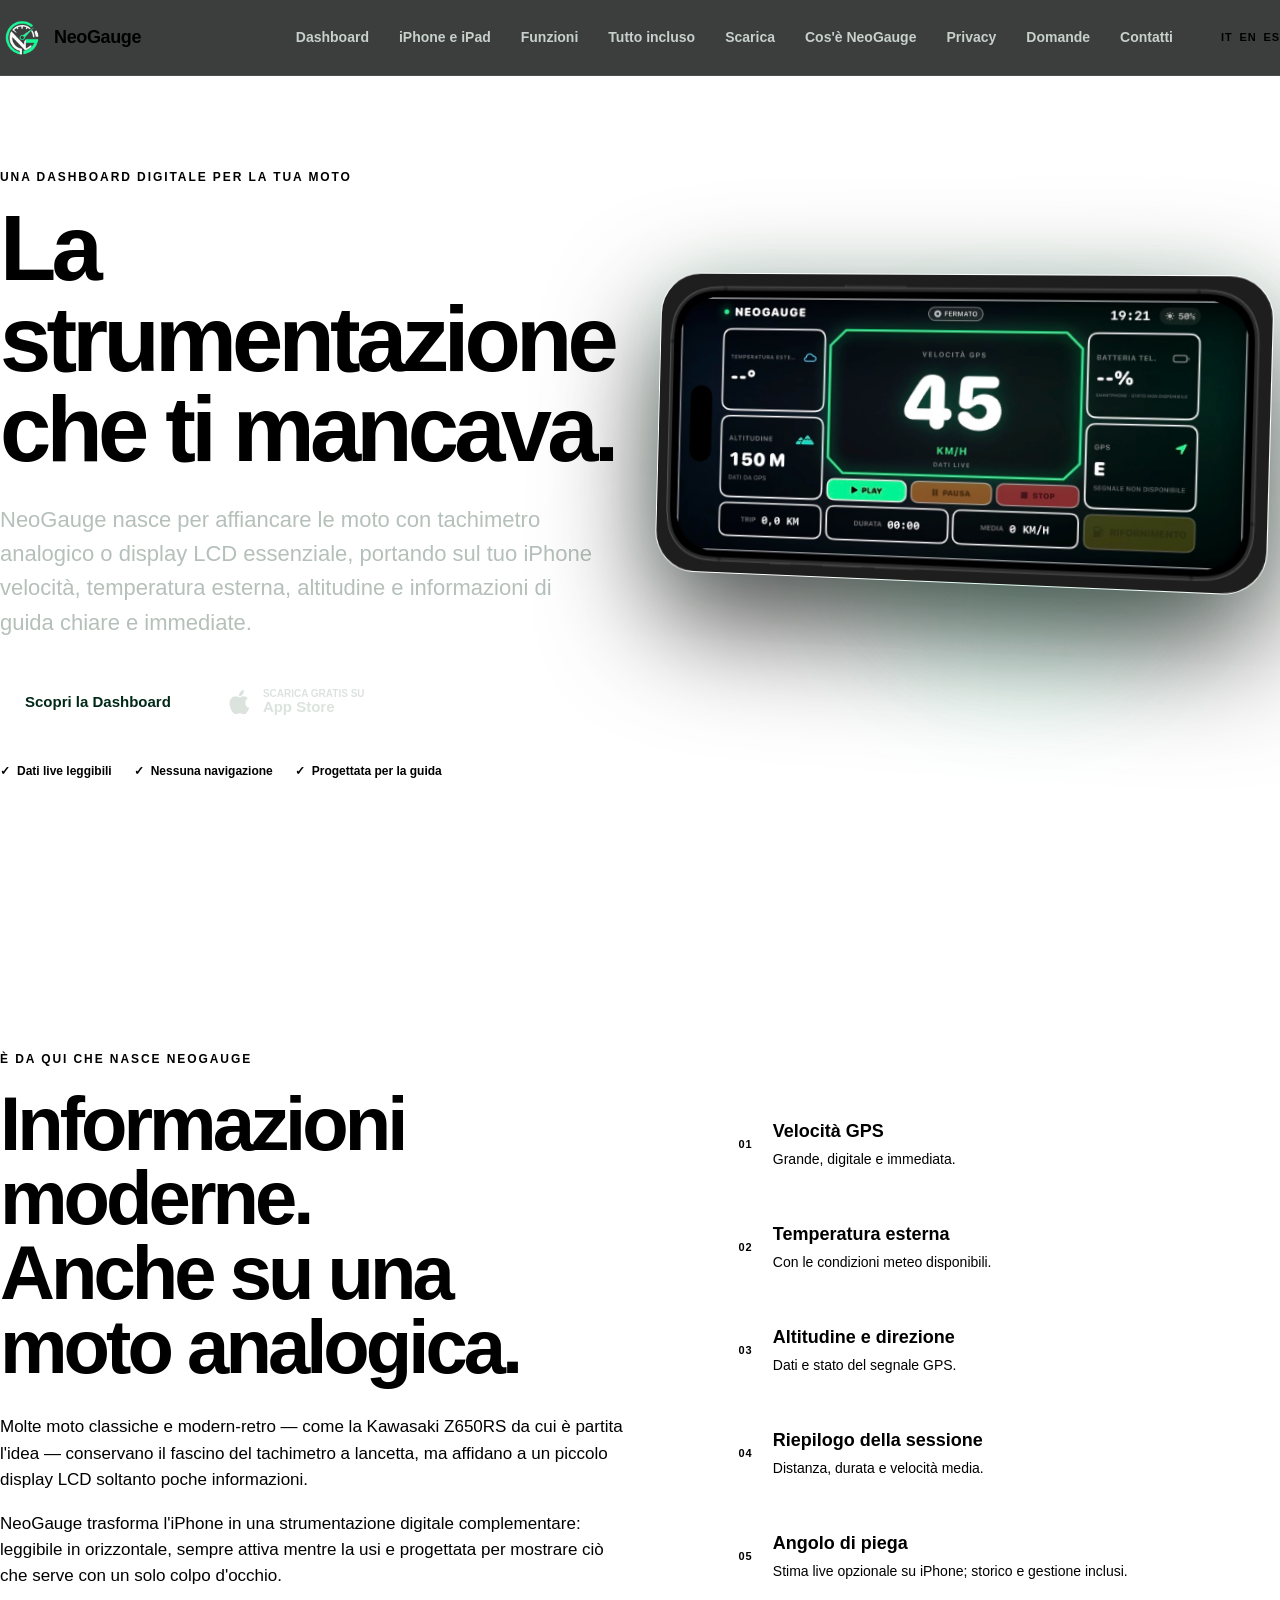
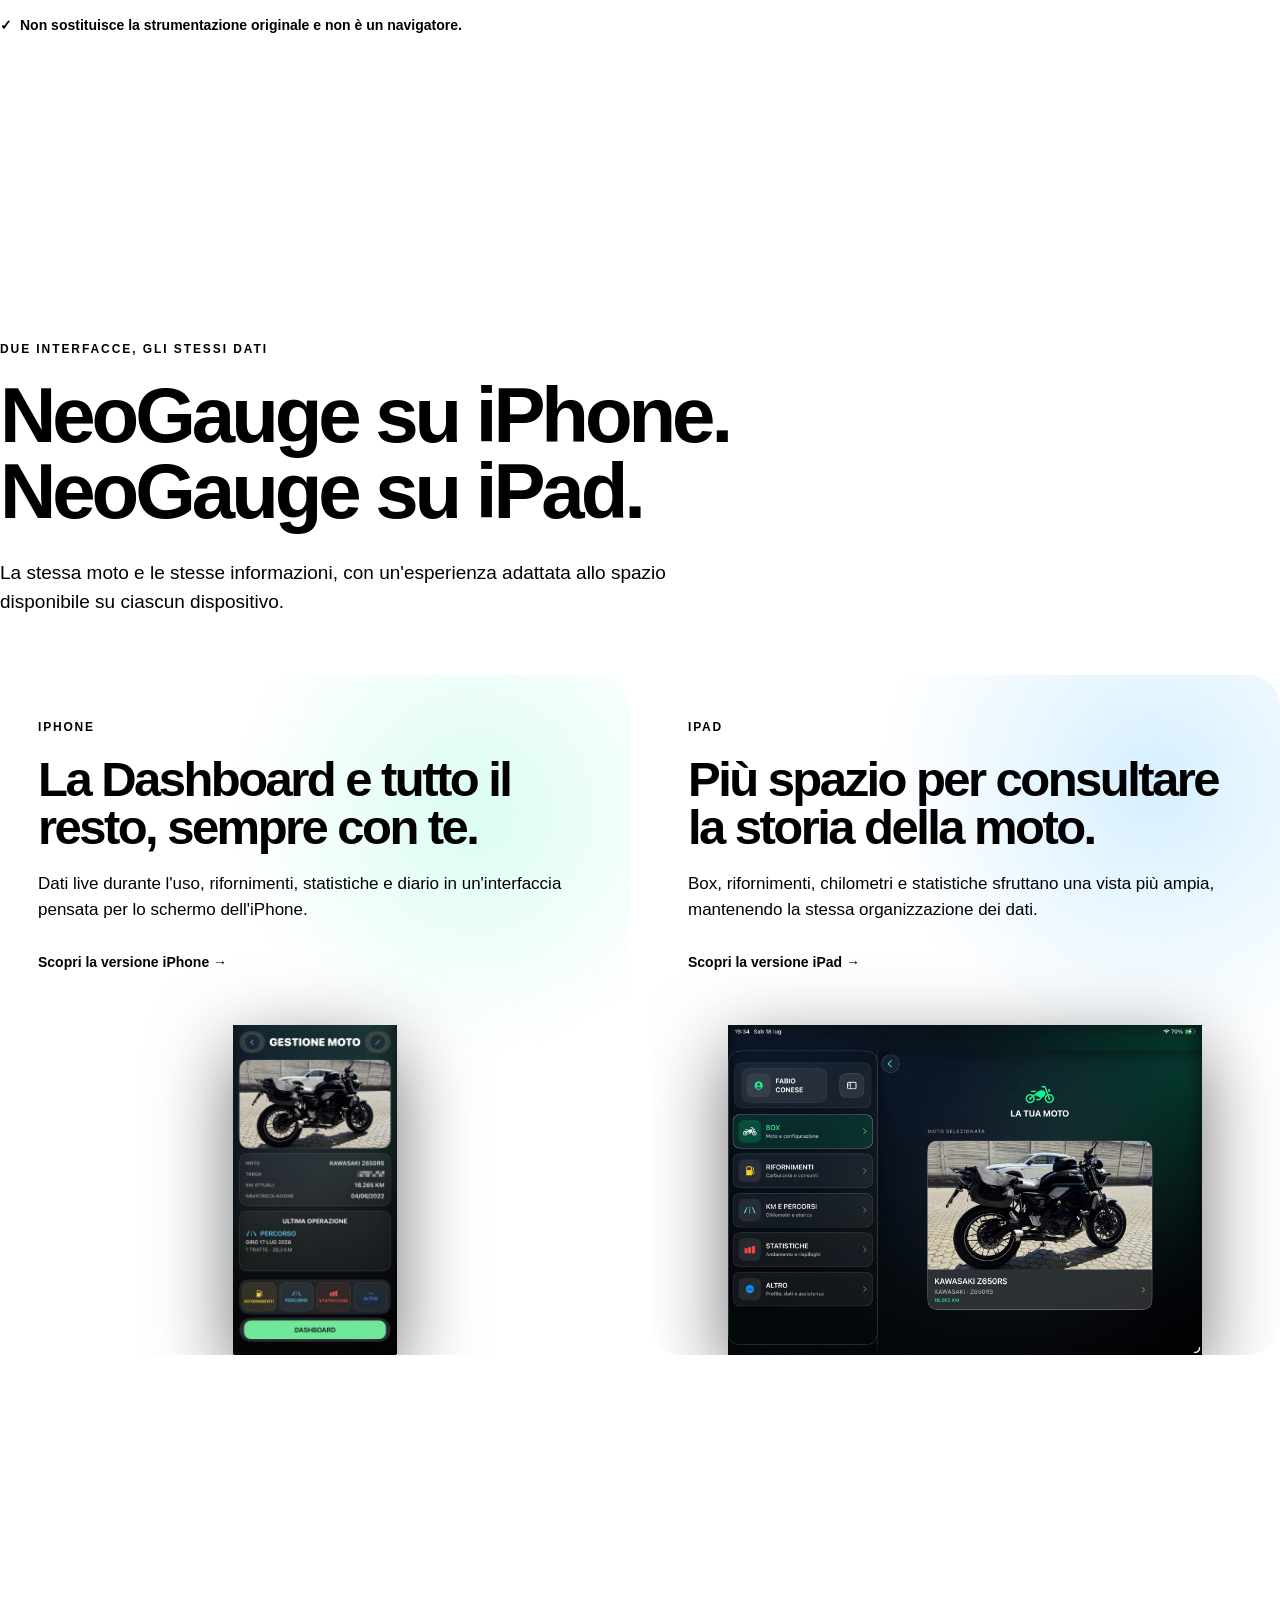
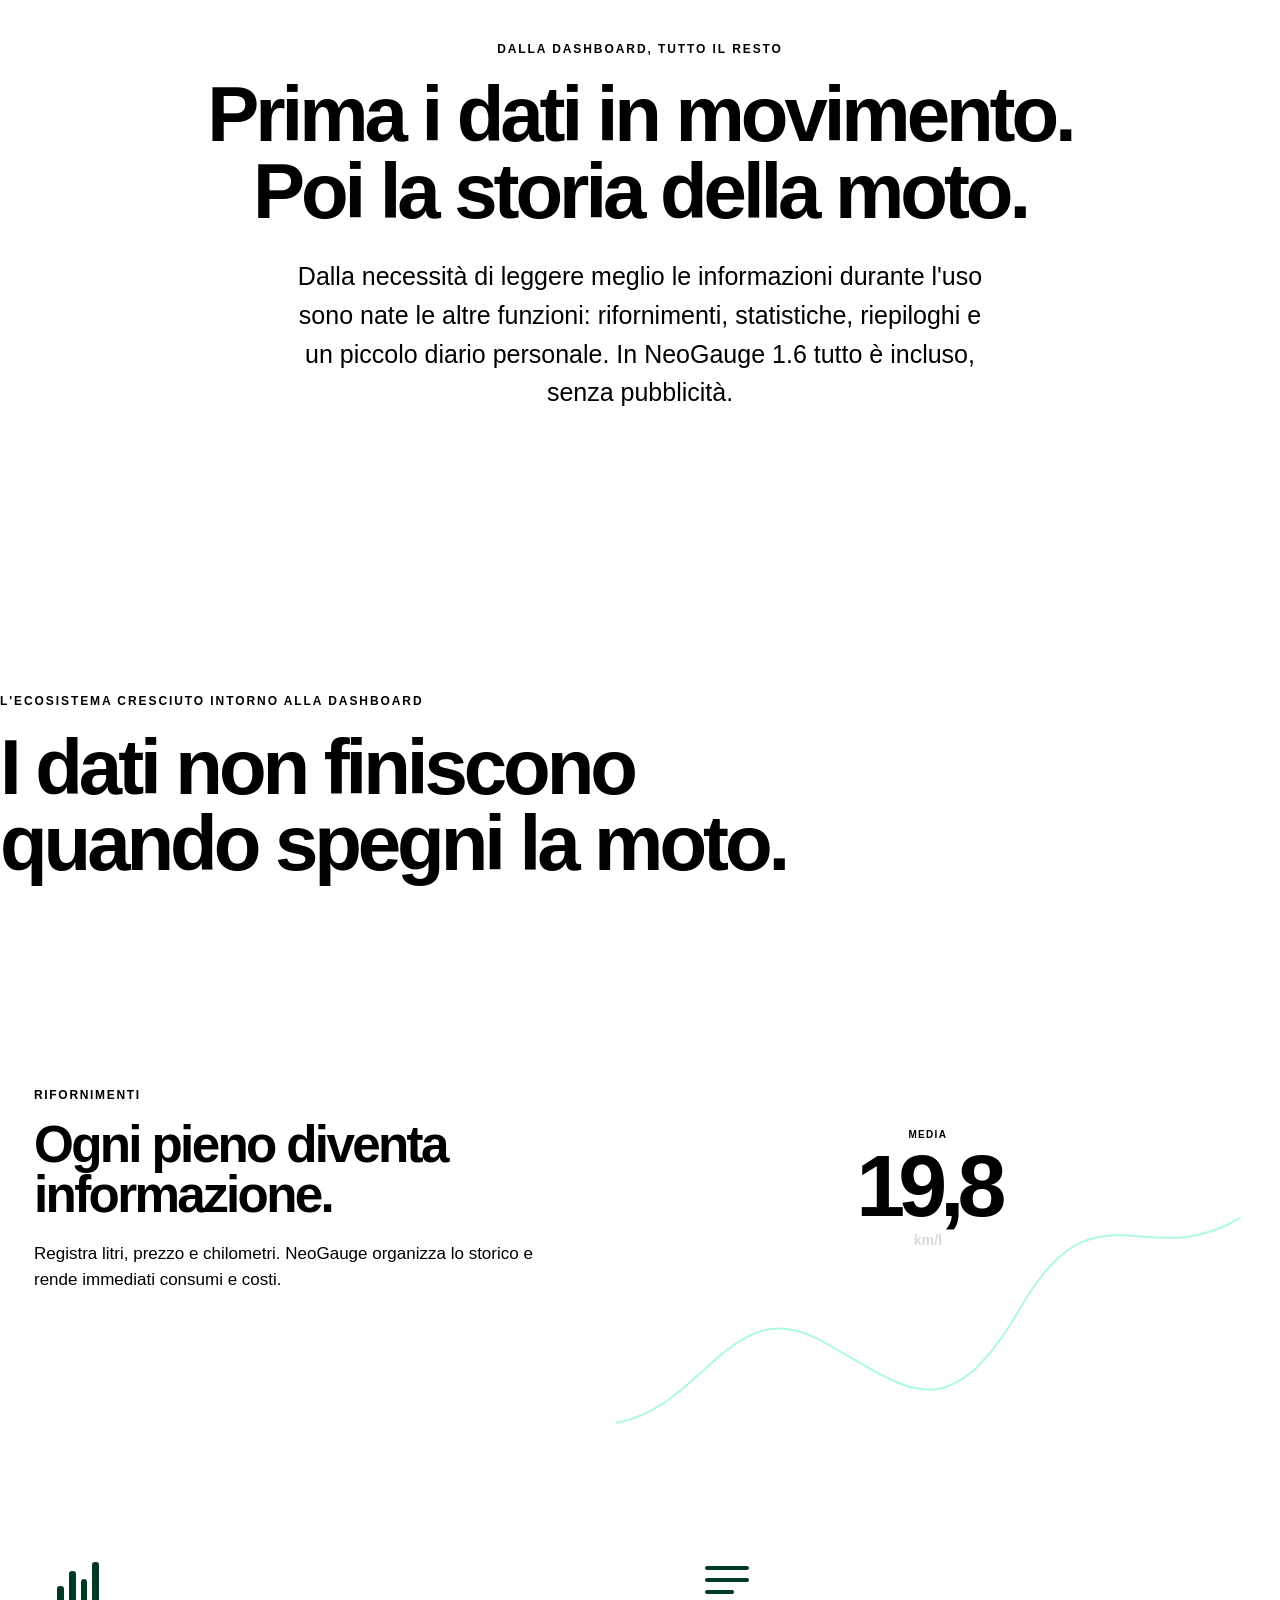
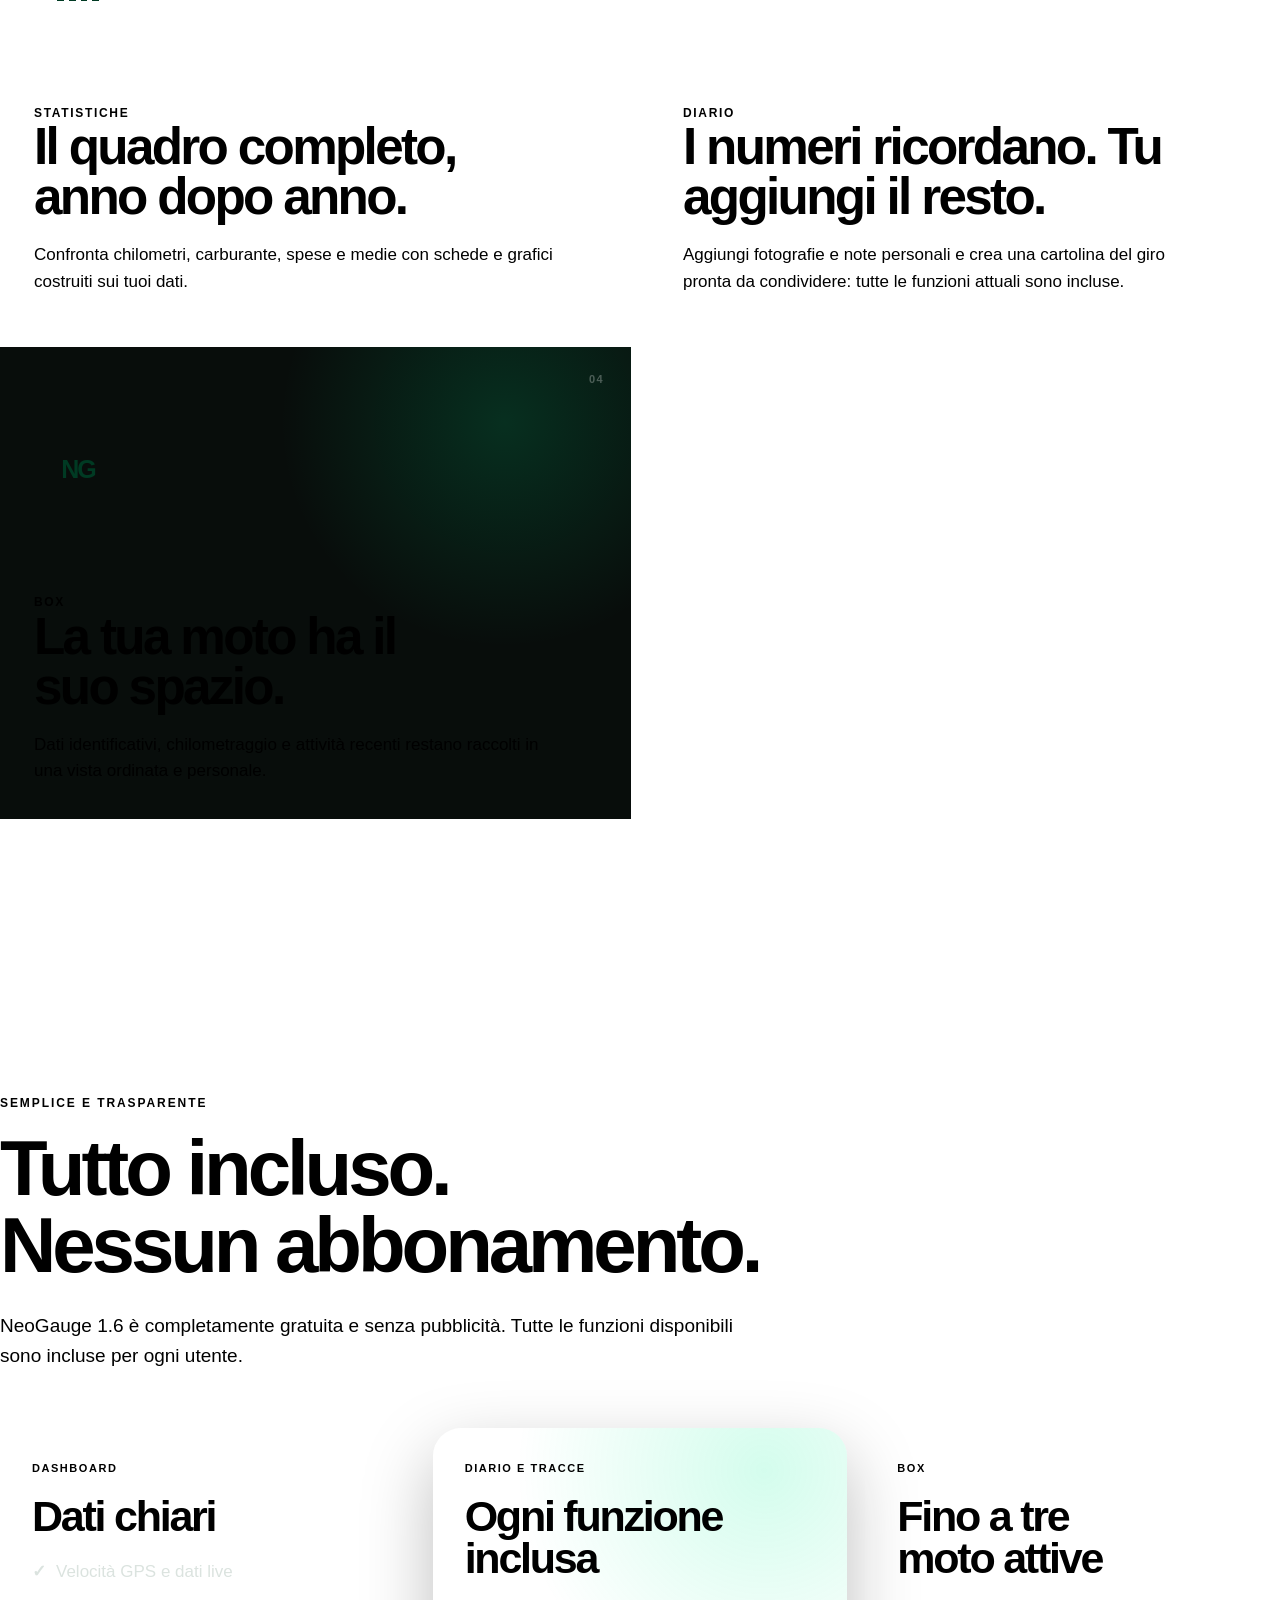
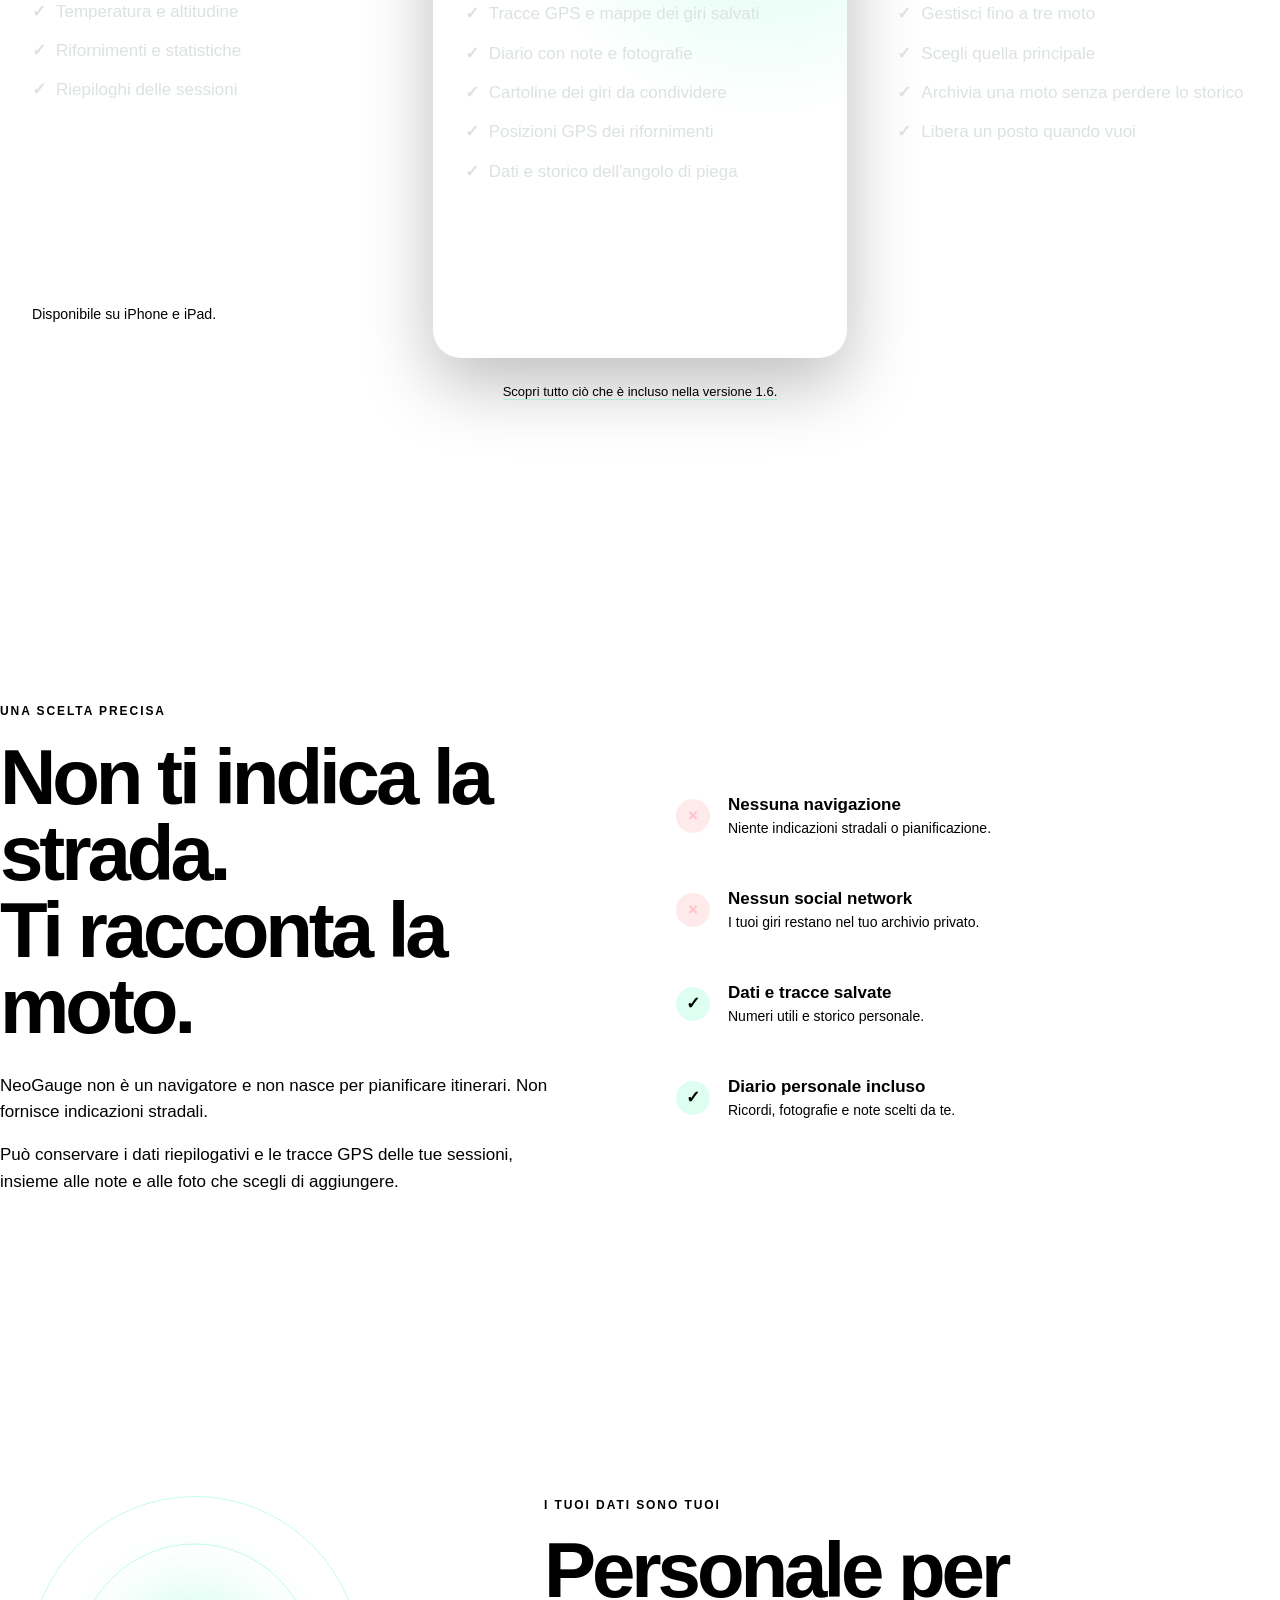
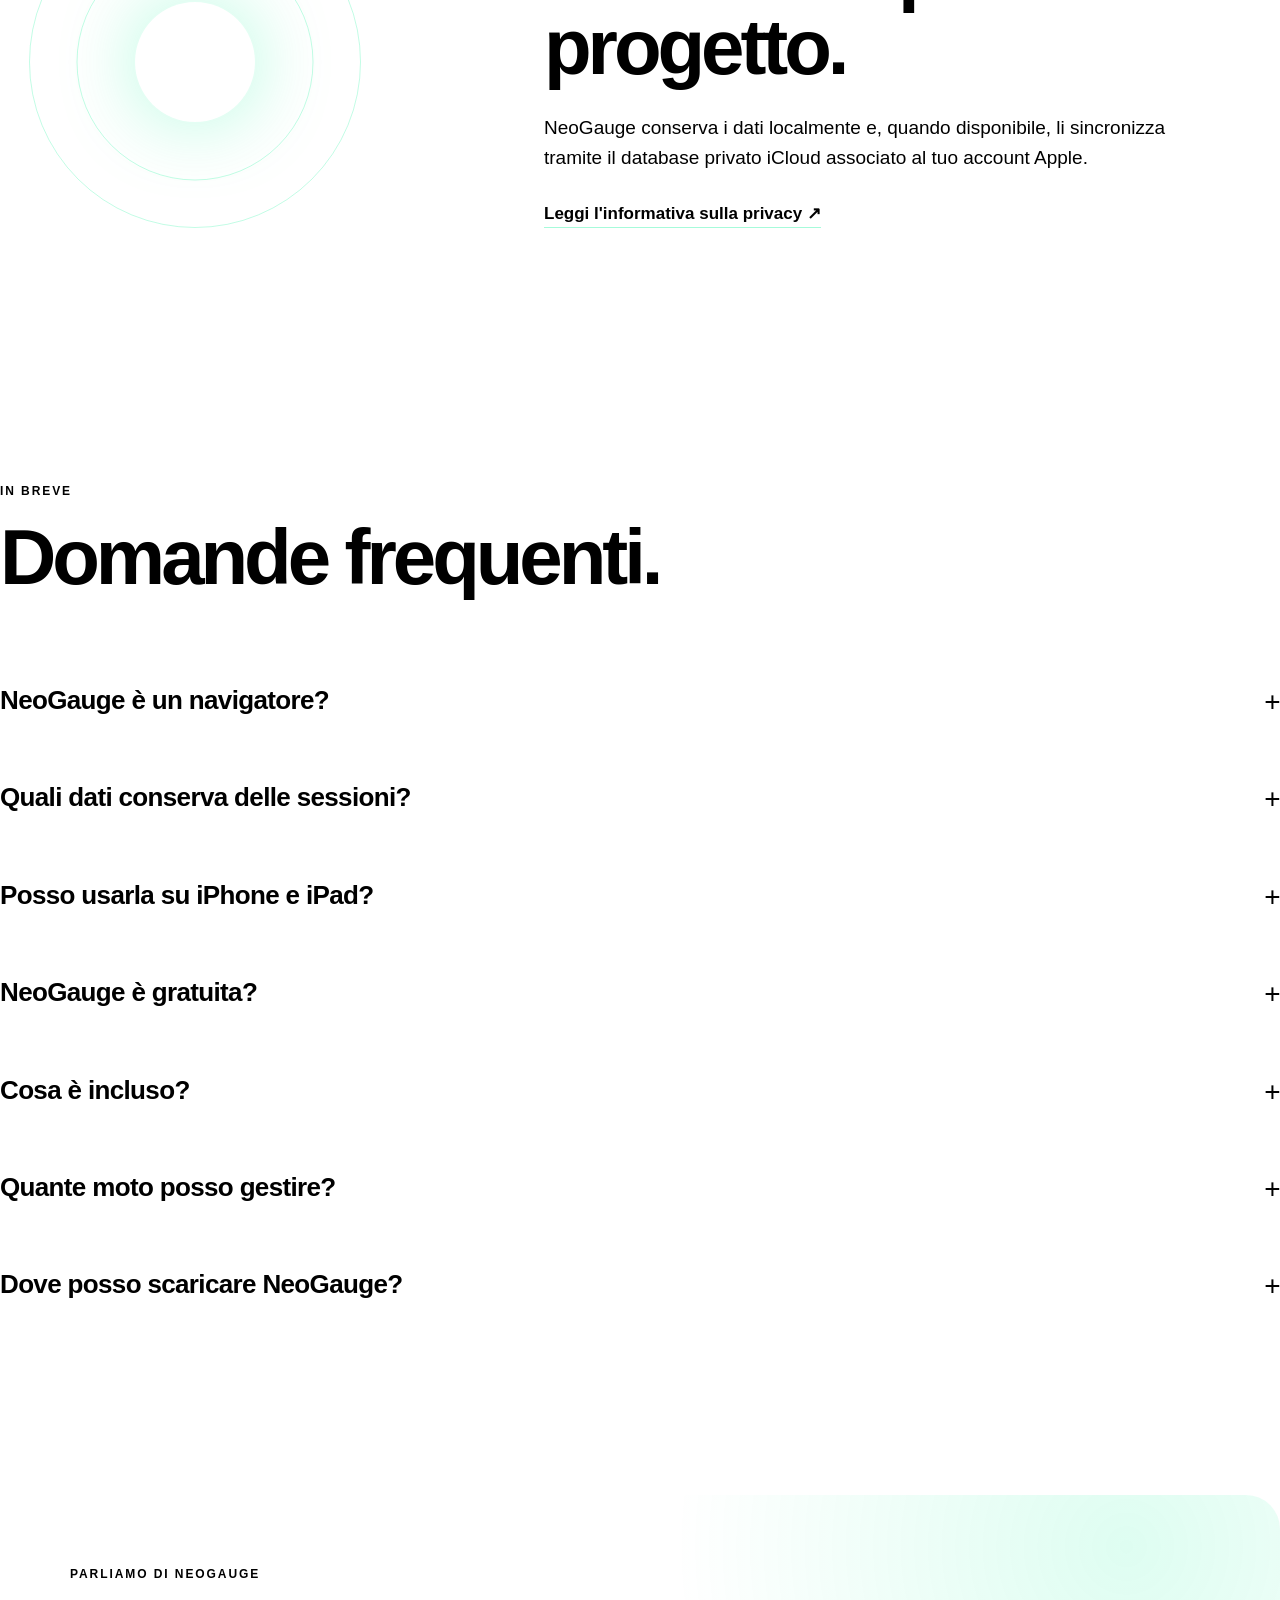
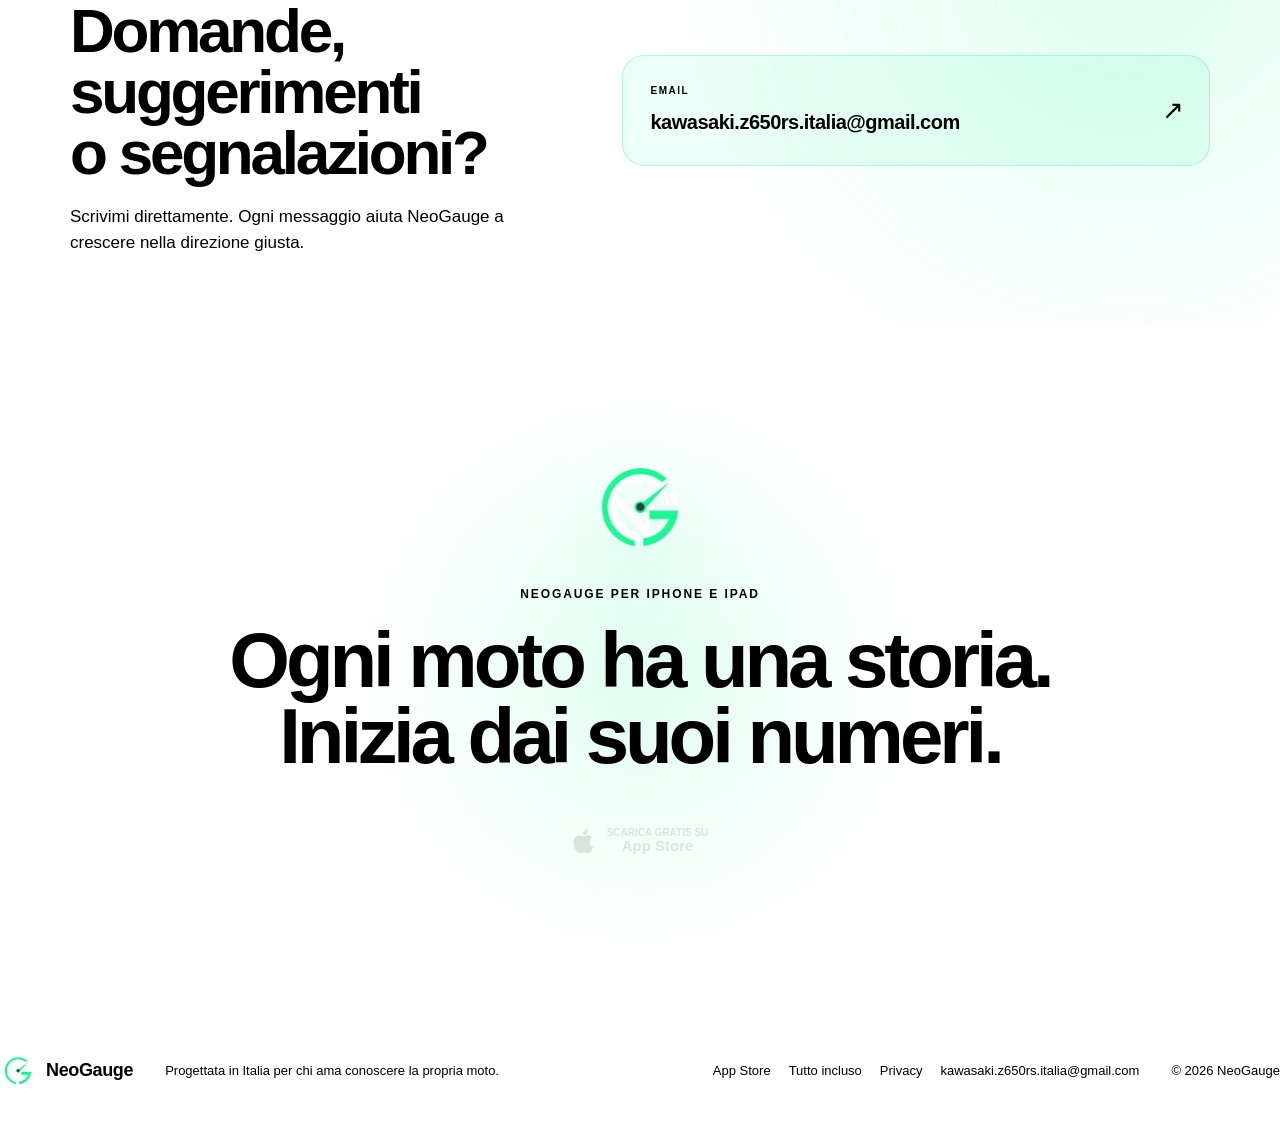
<file: index.html>
<!doctype html>
<html lang="it">
<head>
    <meta charset="utf-8">
    <meta name="viewport" content="width=device-width, initial-scale=1">
    <meta name="theme-color" content="#050807">
    <meta name="apple-itunes-app" content="app-id=6789933831">
    <meta name="description" content="NeoGauge 1.6 è una Dashboard digitale completamente gratuita e senza pubblicità per iPhone e iPad, con dati GPS, tracce, diario, statistiche e fino a tre moto.">
    <meta property="og:title" content="NeoGauge — La strumentazione digitale che mancava alla tua moto">
    <meta property="og:description" content="Una Dashboard digitale per le informazioni che la strumentazione della tua moto non mostra, senza mappe o navigazione.">
    <meta property="og:type" content="website">
    <meta property="og:locale" content="it_IT">
    <meta property="og:url" content="https://djconny.github.io/NeoGauge-Site/">
    <meta property="og:image" content="https://djconny.github.io/NeoGauge-Site/assets/app-icon.png?v=2">
    <title>NeoGauge — La strumentazione digitale che mancava alla tua moto</title>
    <link rel="canonical" href="https://djconny.github.io/NeoGauge-Site/">
    <link rel="icon" href="assets/app-icon.png?v=2">
    <link rel="apple-touch-icon" href="assets/app-icon.png?v=2">
    <link rel="stylesheet" href="styles.css?v=7">
    <script src="script.js" defer></script>
</head>
<body>
    <a class="skip-link" href="#contenuto">Vai al contenuto</a>

    <header class="site-header">
        <a class="brand" href="#inizio" aria-label="NeoGauge, torna all'inizio">
            <img src="assets/neogauge-logo.png?v=2" alt="" width="44" height="44">
            <span>NeoGauge</span>
        </a>

        <button class="menu-button" type="button" aria-expanded="false" aria-controls="main-navigation">
            <span class="sr-only">Apri il menu</span>
            <span></span><span></span>
        </button>

        <nav id="main-navigation" class="main-navigation" aria-label="Navigazione principale">
            <a href="#dashboard">Dashboard</a>
            <a href="#dispositivi">iPhone e iPad</a>
            <a href="#funzioni">Funzioni</a>
            <a href="#acquisti">Tutto incluso</a>
            <a href="https://apps.apple.com/it/app/neogauge/id6789933831" target="_blank" rel="noopener noreferrer">Scarica</a>
            <a href="#differenza">Cos'è NeoGauge</a>
            <a href="#privacy">Privacy</a>
            <a href="#domande">Domande</a>
            <a href="#contatti">Contatti</a>
            <span class="language-switcher" aria-label="Lingua"><a class="is-active" href="index.html" aria-current="page">IT</a><a href="en.html">EN</a><a href="es.html">ES</a></span>
        </nav>
    </header>

    <main id="contenuto">
        <section id="inizio" class="hero section-shell">
            <div class="hero-copy">
                <p class="eyebrow">Una Dashboard digitale per la tua moto</p>
                <h1>La strumentazione<br><span>che ti mancava.</span></h1>
                <p class="hero-intro">NeoGauge nasce per affiancare le moto con tachimetro analogico o display LCD essenziale, portando sul tuo iPhone velocità, temperatura esterna, altitudine e informazioni di guida chiare e immediate.</p>

                <div class="hero-actions">
                    <a class="primary-button" href="#dashboard">Scopri la Dashboard</a>
                    <a class="store-status" href="https://apps.apple.com/it/app/neogauge/id6789933831" target="_blank" rel="noopener noreferrer" aria-label="Scarica NeoGauge dall'App Store">
                        <svg aria-hidden="true" viewBox="0 0 24 24"><path d="M16.7 13.1c0-2.7 2.2-4 2.3-4.1a5 5 0 0 0-3.9-2.1c-1.6-.2-3.2 1-4 1-1 0-2.4-1-3.9-1a5.8 5.8 0 0 0-4.8 3c-2 3.5-.5 8.7 1.5 11.5 1 1.4 2.1 3 3.7 2.9 1.5-.1 2.1-1 3.9-1s2.3 1 3.9 1c1.6 0 2.6-1.4 3.5-2.9a12.7 12.7 0 0 0 1.6-3.3 4.9 4.9 0 0 1-3.8-5Zm-2.6-7.9A5 5 0 0 0 15.3 1a5.1 5.1 0 0 0-3.4 1.7 4.7 4.7 0 0 0-1.2 4 4.2 4.2 0 0 0 3.4-1.5Z"/></svg>
                        <span><small>Scarica gratis su</small>App Store</span>
                    </a>
                </div>

                <div class="hero-points" aria-label="Caratteristiche principali">
                    <span>Dati live leggibili</span>
                    <span>Nessuna navigazione</span>
                    <span>Progettata per la guida</span>
                </div>
            </div>

            <div class="hero-visual dashboard-hero-visual" aria-label="Anteprima della Dashboard NeoGauge">
                <div class="ambient-glow"></div>
                <img class="real-dashboard-hero" src="assets/iphone-dashboard.jpg" alt="Dashboard reale di NeoGauge su iPhone con velocità GPS, temperatura, altitudine e comandi della sessione">
                <p class="dashboard-preview-caption">Schermata reale della Dashboard NeoGauge su iPhone.</p>
            </div>
        </section>

        <section id="dashboard" class="dashboard-story section-shell" aria-labelledby="dashboard-title">
            <div class="dashboard-story-copy reveal">
                <p class="eyebrow">È da qui che nasce NeoGauge</p>
                <h2 id="dashboard-title">Informazioni moderne.<br><span>Anche su una moto analogica.</span></h2>
                <p>Molte moto classiche e modern-retro — come la Kawasaki Z650RS da cui è partita l'idea — conservano il fascino del tachimetro a lancetta, ma affidano a un piccolo display LCD soltanto poche informazioni.</p>
                <p>NeoGauge trasforma l'iPhone in una strumentazione digitale complementare: leggibile in orizzontale, sempre attiva mentre la usi e progettata per mostrare ciò che serve con un solo colpo d'occhio.</p>
                <p class="dashboard-safety-note">Non sostituisce la strumentazione originale e non è un navigatore.</p>
            </div>

            <div class="dashboard-facts reveal" aria-label="Informazioni mostrate dalla Dashboard">
                <div><span>01</span><p><strong>Velocità GPS</strong><small>Grande, digitale e immediata.</small></p></div>
                <div><span>02</span><p><strong>Temperatura esterna</strong><small>Con le condizioni meteo disponibili.</small></p></div>
                <div><span>03</span><p><strong>Altitudine e direzione</strong><small>Dati e stato del segnale GPS.</small></p></div>
                <div><span>04</span><p><strong>Riepilogo della sessione</strong><small>Distanza, durata e velocità media.</small></p></div>
                <div><span>05</span><p><strong>Angolo di piega</strong><small>Stima live opzionale su iPhone; storico e gestione inclusi.</small></p></div>
            </div>
        </section>

        <section id="dispositivi" class="device-versions section-shell" aria-labelledby="devices-title">
            <div class="section-heading reveal">
                <p class="eyebrow">Due interfacce, gli stessi dati</p>
                <h2 id="devices-title">NeoGauge su iPhone.<br><span>NeoGauge su iPad.</span></h2>
                <p>La stessa moto e le stesse informazioni, con un'esperienza adattata allo spazio disponibile su ciascun dispositivo.</p>
            </div>

            <div class="device-version-grid">
                <a class="device-version-card iphone-version reveal" href="iphone.html">
                    <div class="device-version-copy">
                        <span>iPhone</span>
                        <h3>La Dashboard e tutto il resto, sempre con te.</h3>
                        <p>Dati live durante l'uso, rifornimenti, statistiche e diario in un'interfaccia pensata per lo schermo dell'iPhone.</p>
                        <strong>Scopri la versione iPhone <i aria-hidden="true">→</i></strong>
                    </div>
                    <img src="assets/iphone-garage-redacted.jpg" alt="Schermata reale NeoGauge per iPhone con la moto selezionata" loading="lazy">
                </a>

                <a class="device-version-card ipad-version reveal" href="ipad.html">
                    <div class="device-version-copy">
                        <span>iPad</span>
                        <h3>Più spazio per consultare la storia della moto.</h3>
                        <p>Box, rifornimenti, chilometri e statistiche sfruttano una vista più ampia, mantenendo la stessa organizzazione dei dati.</p>
                        <strong>Scopri la versione iPad <i aria-hidden="true">→</i></strong>
                    </div>
                    <img src="assets/ipad-garage.jpg" alt="Schermata reale NeoGauge per iPad con menu laterale e moto selezionata" loading="lazy">
                </a>
            </div>
        </section>

        <section class="statement section-shell" aria-labelledby="statement-title">
            <p class="eyebrow">Dalla Dashboard, tutto il resto</p>
            <h2 id="statement-title">Prima i dati in movimento.<br><span>Poi la storia della moto.</span></h2>
            <p>Dalla necessità di leggere meglio le informazioni durante l'uso sono nate le altre funzioni: rifornimenti, statistiche, riepiloghi e un piccolo diario personale. In NeoGauge 1.6 tutto è incluso, senza pubblicità.</p>
        </section>

        <section id="funzioni" class="features section-shell" aria-labelledby="features-title">
            <div class="section-heading">
                <p class="eyebrow">L'ecosistema cresciuto intorno alla Dashboard</p>
                <h2 id="features-title">I dati non finiscono<br>quando spegni la moto.</h2>
            </div>

            <div class="feature-grid">
                <article class="feature-card feature-card-wide reveal">
                    <span class="feature-number">01</span>
                    <div>
                        <p class="feature-label">Rifornimenti</p>
                        <h3>Ogni pieno diventa informazione.</h3>
                        <p>Registra litri, prezzo e chilometri. NeoGauge organizza lo storico e rende immediati consumi e costi.</p>
                    </div>
                    <div class="fuel-visual" aria-hidden="true">
                        <div><span>MEDIA</span><strong>19,8</strong><small>km/l</small></div>
                        <svg viewBox="0 0 220 100"><path d="M2 83 C32 78 42 38 72 54 S116 88 142 43 S185 32 218 12"/></svg>
                    </div>
                </article>

                <article class="feature-card reveal">
                    <span class="feature-number">02</span>
                    <div class="feature-icon chart-icon" aria-hidden="true"><i></i><i></i><i></i><i></i></div>
                    <p class="feature-label">Statistiche</p>
                    <h3>Il quadro completo, anno dopo anno.</h3>
                    <p>Confronta chilometri, carburante, spese e medie con schede e grafici costruiti sui tuoi dati.</p>
                </article>

                <article class="feature-card reveal">
                    <span class="feature-number">03</span>
                    <div class="feature-icon diary-icon" aria-hidden="true"><i></i><i></i><i></i></div>
                    <p class="feature-label">Diario</p>
                    <h3>I numeri ricordano. Tu aggiungi il resto.</h3>
                    <p>Aggiungi fotografie e note personali e crea una cartolina del giro pronta da condividere: tutte le funzioni attuali sono incluse.</p>
                </article>

                <article class="feature-card feature-card-dark reveal">
                    <span class="feature-number">04</span>
                    <div class="feature-icon garage-icon" aria-hidden="true">NG</div>
                    <p class="feature-label">Box</p>
                    <h3>La tua moto ha il suo spazio.</h3>
                    <p>Dati identificativi, chilometraggio e attività recenti restano raccolti in una vista ordinata e personale.</p>
                </article>
            </div>
        </section>

        <section id="acquisti" class="purchase-overview section-shell" aria-labelledby="purchase-title">
            <div class="section-heading reveal">
                <p class="eyebrow">Semplice e trasparente</p>
                <h2 id="purchase-title">Tutto incluso.<br><span>Nessun abbonamento.</span></h2>
                <p>NeoGauge 1.6 è completamente gratuita e senza pubblicità. Tutte le funzioni disponibili sono incluse per ogni utente.</p>
            </div>

            <div class="purchase-card-grid">
                <article class="purchase-card reveal">
                    <span class="purchase-kicker">Dashboard</span>
                    <h3>Dati chiari</h3>
                    <ul>
                        <li>Velocità GPS e dati live</li>
                        <li>Temperatura e altitudine</li>
                        <li>Rifornimenti e statistiche</li>
                        <li>Riepiloghi delle sessioni</li>
                    </ul>
                    <small>Disponibile su iPhone e iPad.</small>
                </article>

                <article class="purchase-card purchase-card-featured reveal">
                    <span class="purchase-kicker">Diario e tracce</span>
                    <h3>Ogni funzione inclusa</h3>
                    <ul>
                        <li>Tracce GPS e mappe dei giri salvati</li>
                        <li>Diario con note e fotografie</li>
                        <li>Cartoline dei giri da condividere</li>
                        <li>Posizioni GPS dei rifornimenti</li>
                        <li>Dati e storico dell'angolo di piega</li>
                    </ul>
                </article>

                <article class="purchase-card reveal">
                    <span class="purchase-kicker">Box</span>
                    <h3>Fino a tre moto attive</h3>
                    <ul>
                        <li>Gestisci fino a tre moto</li>
                        <li>Scegli quella principale</li>
                        <li>Archivia una moto senza perdere lo storico</li>
                        <li>Libera un posto quando vuoi</li>
                    </ul>
                </article>
            </div>

            <p class="purchase-footnote"><a href="acquisti.html">Scopri tutto ciò che è incluso nella versione 1.6.</a></p>
        </section>

        <section id="differenza" class="difference section-shell" aria-labelledby="difference-title">
            <div class="difference-copy reveal">
                <p class="eyebrow">Una scelta precisa</p>
                <h2 id="difference-title">Non ti indica la strada.<br><span>Ti racconta la moto.</span></h2>
                <p>NeoGauge non è un navigatore e non nasce per pianificare itinerari. Non fornisce indicazioni stradali.</p>
                <p>Può conservare i dati riepilogativi e le tracce GPS delle tue sessioni, insieme alle note e alle foto che scegli di aggiungere.</p>
            </div>

            <div class="difference-list reveal" aria-label="Confronto delle funzioni">
                <div><span class="not-included">×</span><p><strong>Nessuna navigazione</strong><small>Niente indicazioni stradali o pianificazione.</small></p></div>
                <div><span class="not-included">×</span><p><strong>Nessun social network</strong><small>I tuoi giri restano nel tuo archivio privato.</small></p></div>
                <div><span class="included">✓</span><p><strong>Dati e tracce salvate</strong><small>Numeri utili e storico personale.</small></p></div>
                <div><span class="included">✓</span><p><strong>Diario personale incluso</strong><small>Ricordi, fotografie e note scelti da te.</small></p></div>
            </div>
        </section>

        <section id="privacy" class="privacy section-shell" aria-labelledby="privacy-title">
            <div class="privacy-orbit" aria-hidden="true"><span></span><span></span><span></span></div>
            <div class="privacy-copy reveal">
                <p class="eyebrow">I tuoi dati sono tuoi</p>
                <h2 id="privacy-title">Personale per progetto.</h2>
                <p>NeoGauge conserva i dati localmente e, quando disponibile, li sincronizza tramite il database privato iCloud associato al tuo account Apple.</p>
                <a class="text-link" href="https://djconny.github.io/NeoGauge-Privacy/" target="_blank" rel="noopener noreferrer">Leggi l'informativa sulla privacy <span aria-hidden="true">↗</span></a>
            </div>
        </section>

        <section id="domande" class="faq section-shell" aria-labelledby="faq-title">
            <div class="section-heading">
                <p class="eyebrow">In breve</p>
                <h2 id="faq-title">Domande frequenti.</h2>
            </div>

            <div class="faq-list">
                <details>
                    <summary>NeoGauge è un navigatore?<span>+</span></summary>
                    <p>No. NeoGauge non fornisce indicazioni stradali né pianifica itinerari. Le tracce GPS salvate sono il registro personale dei tuoi giri.</p>
                </details>
                <details>
                    <summary>Quali dati conserva delle sessioni?<span>+</span></summary>
                    <p>Soltanto riepiloghi utili come chilometri, durata e velocità media o massima. Puoi poi raccoglierli in un ricordo con nome, note e fotografie.</p>
                </details>
                <details>
                    <summary>Posso usarla su iPhone e iPad?<span>+</span></summary>
                    <p>Sì. NeoGauge condivide lo stesso modello di dati e offre un'interfaccia adattata ai due dispositivi.</p>
                </details>
                <details>
                    <summary>NeoGauge è gratuita?<span>+</span></summary>
                    <p>Sì. NeoGauge 1.6 è completamente gratuita e senza pubblicità: tutte le funzioni attuali sono incluse.</p>
                </details>
                <details>
                    <summary>Cosa è incluso?<span>+</span></summary>
                    <p>Sono inclusi Dashboard, tracce GPS dei giri salvati, diario con fotografie e condivisione, posizioni GPS dei rifornimenti, dati di piega, statistiche e gestione fino a tre moto attive.</p>
                </details>
                <details>
                    <summary>Quante moto posso gestire?<span>+</span></summary>
                    <p>Il Box può contenere fino a tre moto attive. Archiviando una moto liberi un posto e conservi il suo storico. <a class="inline-link" href="acquisti.html">Scopri i dettagli.</a></p>
                </details>
                <details>
                    <summary>Dove posso scaricare NeoGauge?<span>+</span></summary>
                    <p>NeoGauge è disponibile gratuitamente su App Store per iPhone e iPad. <a class="inline-link" href="https://apps.apple.com/it/app/neogauge/id6789933831" target="_blank" rel="noopener noreferrer">Apri la pagina ufficiale.</a></p>
                </details>
            </div>
        </section>

        <section id="contatti" class="contact section-shell reveal" aria-labelledby="contact-title">
            <div>
                <p class="eyebrow">Parliamo di NeoGauge</p>
                <h2 id="contact-title">Domande, suggerimenti<br>o segnalazioni?</h2>
                <p>Scrivimi direttamente. Ogni messaggio aiuta NeoGauge a crescere nella direzione giusta.</p>
            </div>
            <a class="email-card" href="mailto:kawasaki.z650rs.italia@gmail.com">
                <span>EMAIL</span>
                <strong>kawasaki.z650rs.italia@gmail.com</strong>
                <i aria-hidden="true">↗</i>
            </a>
        </section>

        <section class="final-cta section-shell" aria-labelledby="final-title">
            <img src="assets/neogauge-logo.png?v=2" alt="" width="104" height="104">
            <p class="eyebrow">NeoGauge per iPhone e iPad</p>
            <h2 id="final-title">Ogni moto ha una storia.<br><span>Inizia dai suoi numeri.</span></h2>
            <a class="store-status store-status-large" href="https://apps.apple.com/it/app/neogauge/id6789933831" target="_blank" rel="noopener noreferrer" aria-label="Scarica NeoGauge dall'App Store">
                <svg aria-hidden="true" viewBox="0 0 24 24"><path d="M16.7 13.1c0-2.7 2.2-4 2.3-4.1a5 5 0 0 0-3.9-2.1c-1.6-.2-3.2 1-4 1-1 0-2.4-1-3.9-1a5.8 5.8 0 0 0-4.8 3c-2 3.5-.5 8.7 1.5 11.5 1 1.4 2.1 3 3.7 2.9 1.5-.1 2.1-1 3.9-1s2.3 1 3.9 1c1.6 0 2.6-1.4 3.5-2.9a12.7 12.7 0 0 0 1.6-3.3 4.9 4.9 0 0 1-3.8-5Zm-2.6-7.9A5 5 0 0 0 15.3 1a5.1 5.1 0 0 0-3.4 1.7 4.7 4.7 0 0 0-1.2 4 4.2 4.2 0 0 0 3.4-1.5Z"/></svg>
                <span><small>Scarica gratis su</small>App Store</span>
            </a>
        </section>
    </main>

    <footer class="site-footer section-shell">
        <div class="brand footer-brand">
            <img src="assets/neogauge-logo.png?v=2" alt="" width="36" height="36">
            <span>NeoGauge</span>
        </div>
        <p>Progettata in Italia per chi ama conoscere la propria moto.</p>
        <div class="footer-links">
            <a href="https://apps.apple.com/it/app/neogauge/id6789933831" target="_blank" rel="noopener noreferrer">App Store</a>
            <a href="acquisti.html">Tutto incluso</a>
            <a href="https://djconny.github.io/NeoGauge-Privacy/" target="_blank" rel="noopener noreferrer">Privacy</a>
            <a href="mailto:kawasaki.z650rs.italia@gmail.com">kawasaki.z650rs.italia@gmail.com</a>
        </div>
        <p class="copyright">© <span id="current-year">2026</span> NeoGauge</p>
    </footer>
</body>
</html>
</file>
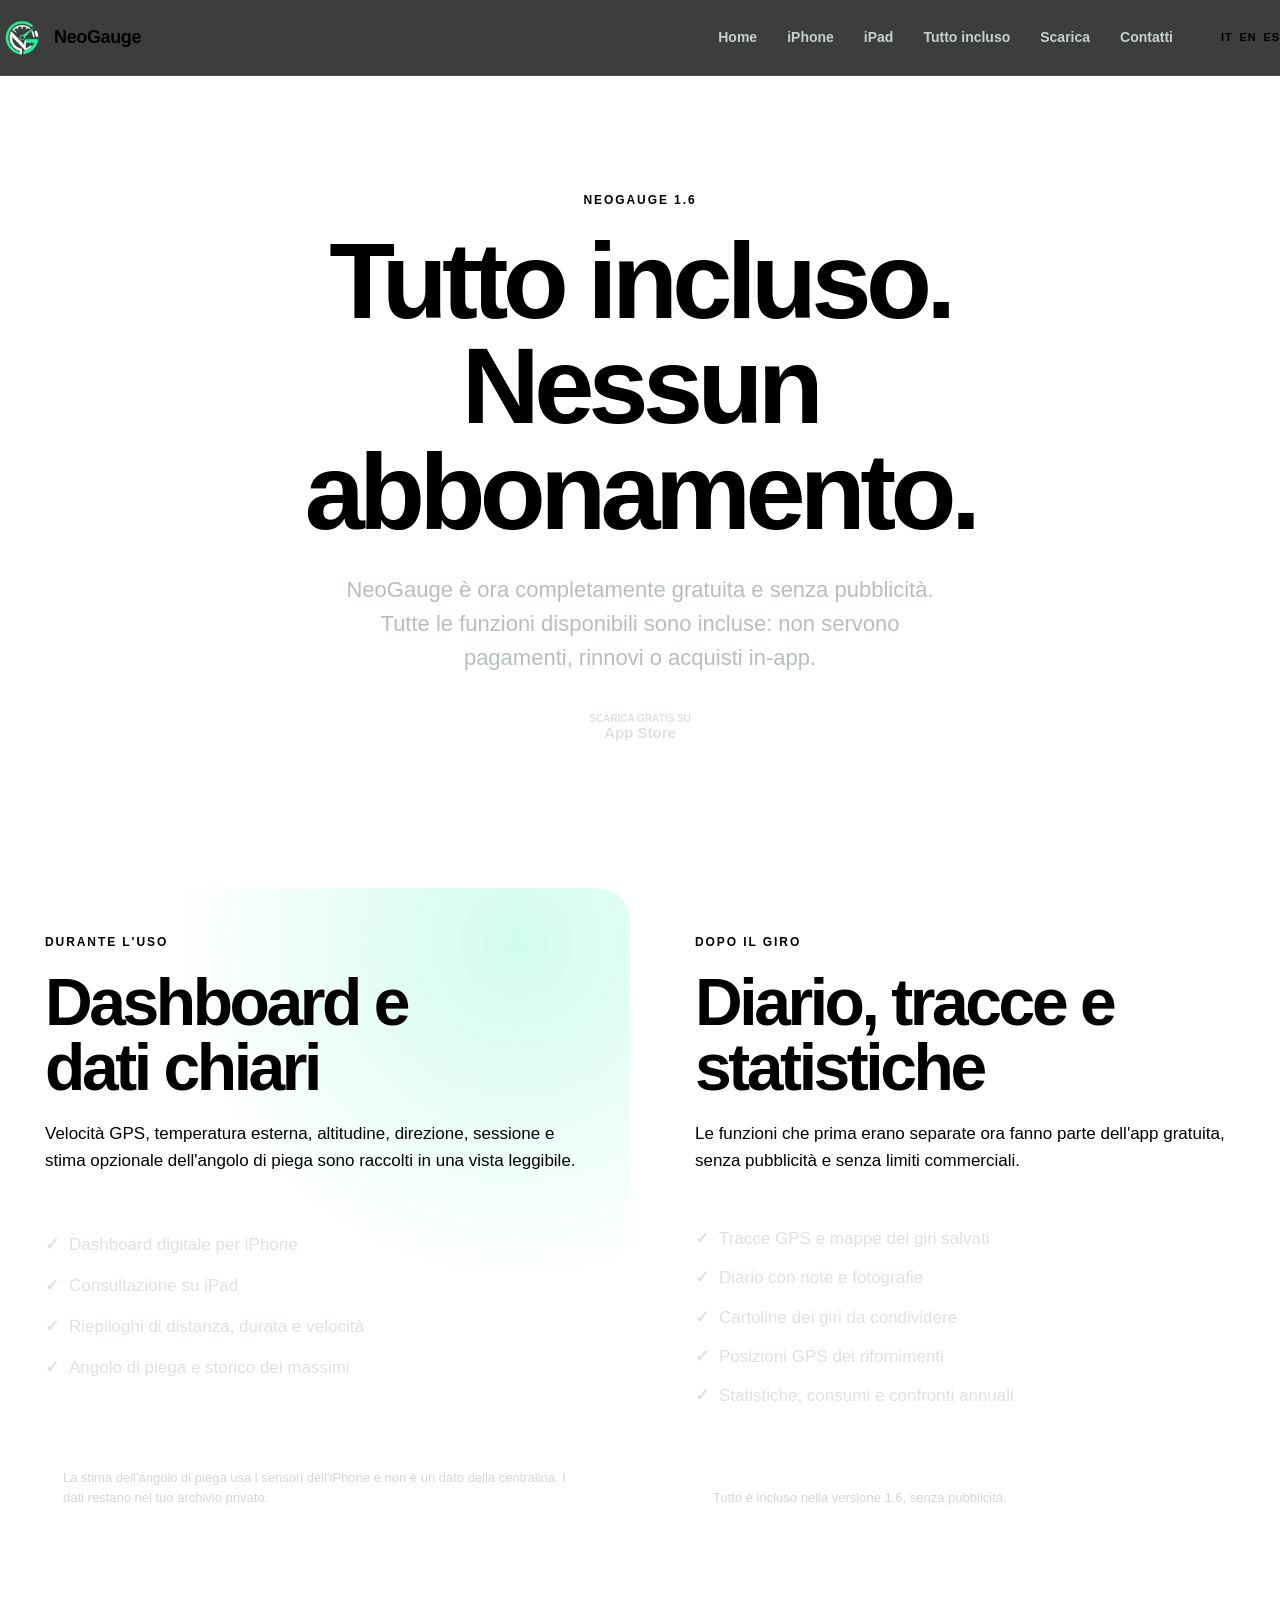
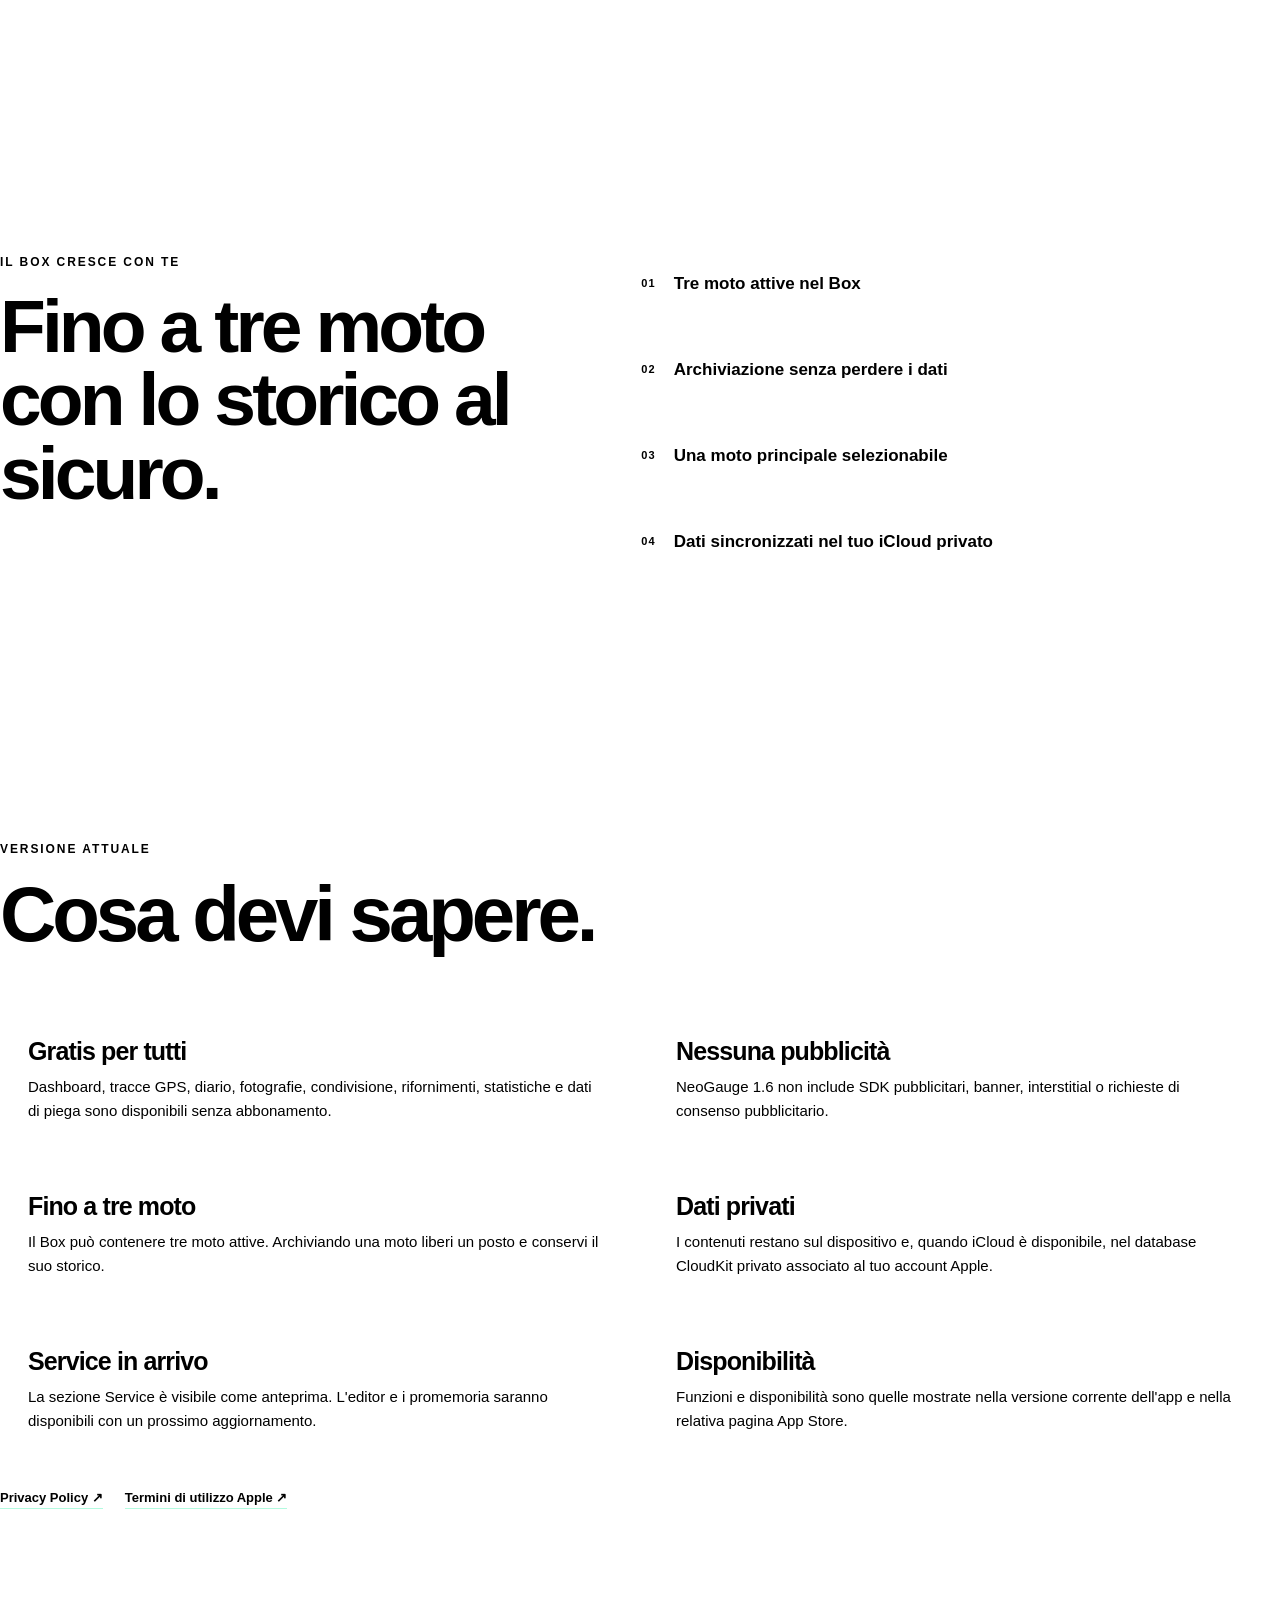
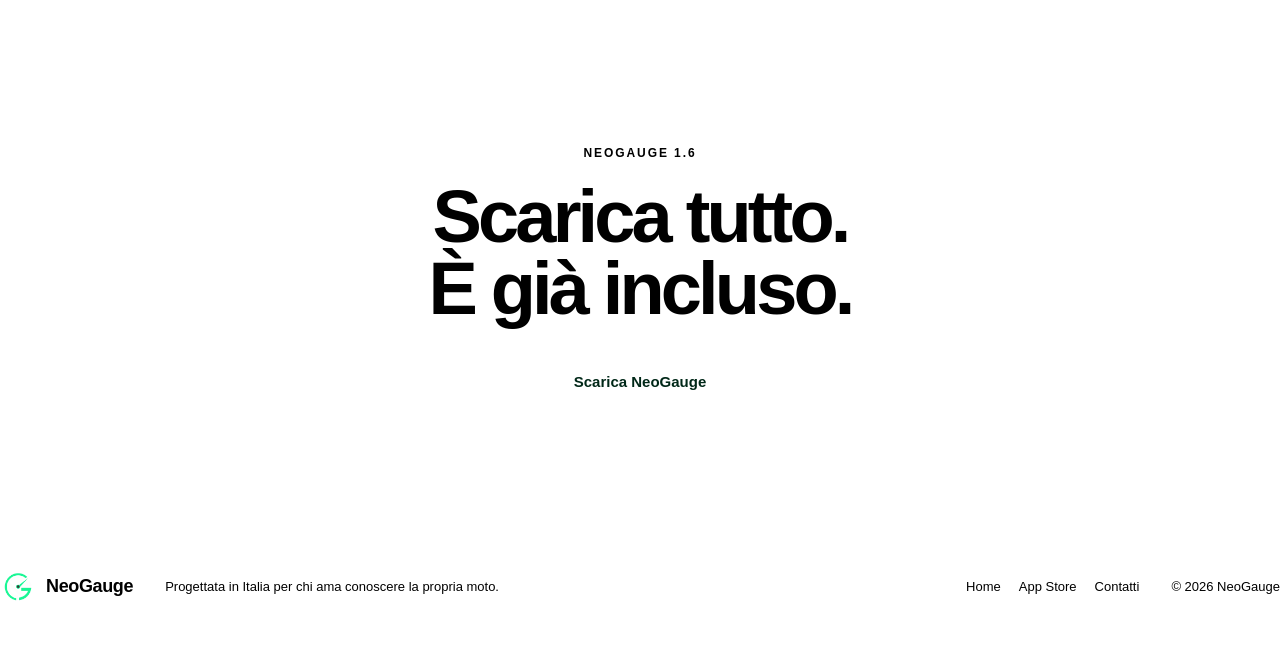
<file: acquisti.html>
<!doctype html>
<html lang="it">
<head>
    <meta charset="utf-8">
    <meta name="viewport" content="width=device-width, initial-scale=1">
    <meta name="theme-color" content="#050807">
    <meta name="apple-itunes-app" content="app-id=6789933831">
    <meta name="description" content="NeoGauge 1.6 è completamente gratuita e senza pubblicità: Dashboard, tracce GPS, diario, statistiche e fino a tre moto incluse.">
    <title>NeoGauge — Tutto incluso</title>
    <link rel="canonical" href="https://djconny.github.io/NeoGauge-Site/acquisti.html">
    <link rel="icon" href="assets/app-icon.png?v=2">
    <link rel="apple-touch-icon" href="assets/app-icon.png?v=2">
    <link rel="stylesheet" href="styles.css?v=7">
    <script src="script.js" defer></script>
</head>
<body>
    <a class="skip-link" href="#contenuto">Vai al contenuto</a>

    <header class="site-header">
        <a class="brand" href="index.html" aria-label="NeoGauge, torna alla pagina iniziale">
            <img src="assets/neogauge-logo.png?v=2" alt="" width="44" height="44">
            <span>NeoGauge</span>
        </a>
        <button class="menu-button" type="button" aria-expanded="false" aria-controls="main-navigation">
            <span class="sr-only">Apri il menu</span><span></span><span></span>
        </button>
        <nav id="main-navigation" class="main-navigation" aria-label="Navigazione principale">
            <a href="index.html">Home</a>
            <a href="iphone.html">iPhone</a>
            <a href="ipad.html">iPad</a>
            <a href="#condizioni">Tutto incluso</a>
            <a href="https://apps.apple.com/it/app/neogauge/id6789933831" target="_blank" rel="noopener noreferrer">Scarica</a>
            <a href="index.html#contatti">Contatti</a>
            <span class="language-switcher" aria-label="Lingua"><a class="is-active" href="index.html" aria-current="page">IT</a><a href="en.html">EN</a><a href="es.html">ES</a></span>
        </nav>
    </header>

    <main id="contenuto" class="purchase-page">
        <section class="purchase-page-hero section-shell">
            <p class="eyebrow">NeoGauge 1.6</p>
            <h1>Tutto incluso.<br><span>Nessun abbonamento.</span></h1>
            <p class="hero-intro">NeoGauge è ora completamente gratuita e senza pubblicità. Tutte le funzioni disponibili sono incluse: non servono pagamenti, rinnovi o acquisti in-app.</p>
            <div class="product-hero-actions"><a class="store-status" href="https://apps.apple.com/it/app/neogauge/id6789933831" target="_blank" rel="noopener noreferrer" aria-label="Scarica NeoGauge dall'App Store"><span><small>Scarica gratis su</small>App Store</span></a></div>
        </section>

        <section class="purchase-detail-grid section-shell" aria-label="Funzioni incluse in NeoGauge 1.6">
            <article class="purchase-detail purchase-detail-plus">
                <div>
                    <p class="eyebrow">Durante l'uso</p>
                    <h2>Dashboard e dati chiari</h2>
                    <p>Velocità GPS, temperatura esterna, altitudine, direzione, sessione e stima opzionale dell'angolo di piega sono raccolti in una vista leggibile.</p>
                </div>
                <ul>
                    <li>Dashboard digitale per iPhone</li>
                    <li>Consultazione su iPad</li>
                    <li>Riepiloghi di distanza, durata e velocità</li>
                    <li>Angolo di piega e storico dei massimi</li>
                </ul>
                <p class="purchase-clarification">La stima dell'angolo di piega usa i sensori dell'iPhone e non è un dato della centralina. I dati restano nel tuo archivio privato.</p>
            </article>

            <article class="purchase-detail">
                <div>
                    <p class="eyebrow">Dopo il giro</p>
                    <h2>Diario, tracce e statistiche</h2>
                    <p>Le funzioni che prima erano separate ora fanno parte dell'app gratuita, senza pubblicità e senza limiti commerciali.</p>
                </div>
                <ul>
                    <li>Tracce GPS e mappe dei giri salvati</li>
                    <li>Diario con note e fotografie</li>
                    <li>Cartoline dei giri da condividere</li>
                    <li>Posizioni GPS dei rifornimenti</li>
                    <li>Statistiche, consumi e confronti annuali</li>
                </ul>
                <p class="purchase-clarification">Tutto è incluso nella versione 1.6, senza pubblicità.</p>
            </article>
        </section>

        <section class="free-included section-shell" aria-labelledby="free-title">
            <div>
                <p class="eyebrow">Il Box cresce con te</p>
                <h2 id="free-title">Fino a tre moto<br><span>con lo storico al sicuro.</span></h2>
            </div>
            <div class="free-included-list">
                <p><span>01</span><strong>Tre moto attive nel Box</strong></p>
                <p><span>02</span><strong>Archiviazione senza perdere i dati</strong></p>
                <p><span>03</span><strong>Una moto principale selezionabile</strong></p>
                <p><span>04</span><strong>Dati sincronizzati nel tuo iCloud privato</strong></p>
            </div>
        </section>

        <section id="condizioni" class="purchase-terms section-shell" aria-labelledby="terms-title">
            <div class="section-heading">
                <p class="eyebrow">Versione attuale</p>
                <h2 id="terms-title">Cosa devi sapere.</h2>
            </div>
            <div class="terms-grid">
                <article><h3>Gratis per tutti</h3><p>Dashboard, tracce GPS, diario, fotografie, condivisione, rifornimenti, statistiche e dati di piega sono disponibili senza abbonamento.</p></article>
                <article><h3>Nessuna pubblicità</h3><p>NeoGauge 1.6 non include SDK pubblicitari, banner, interstitial o richieste di consenso pubblicitario.</p></article>
                <article><h3>Fino a tre moto</h3><p>Il Box può contenere tre moto attive. Archiviando una moto liberi un posto e conservi il suo storico.</p></article>
                <article><h3>Dati privati</h3><p>I contenuti restano sul dispositivo e, quando iCloud è disponibile, nel database CloudKit privato associato al tuo account Apple.</p></article>
                <article><h3>Service in arrivo</h3><p>La sezione Service è visibile come anteprima. L'editor e i promemoria saranno disponibili con un prossimo aggiornamento.</p></article>
                <article><h3>Disponibilità</h3><p>Funzioni e disponibilità sono quelle mostrate nella versione corrente dell'app e nella relativa pagina App Store.</p></article>
            </div>
            <p class="legal-links"><a href="https://djconny.github.io/NeoGauge-Privacy/" target="_blank" rel="noopener noreferrer">Privacy Policy ↗</a><a href="https://www.apple.com/legal/internet-services/itunes/dev/stdeula/" target="_blank" rel="noopener noreferrer">Termini di utilizzo Apple ↗</a></p>
        </section>

        <section class="product-end section-shell">
            <p class="eyebrow">NeoGauge 1.6</p>
            <h2>Scarica tutto.<br><span>È già incluso.</span></h2>
            <a class="primary-button" href="https://apps.apple.com/it/app/neogauge/id6789933831" target="_blank" rel="noopener noreferrer">Scarica NeoGauge</a>
        </section>
    </main>

    <footer class="site-footer section-shell">
        <div class="brand footer-brand"><img src="assets/neogauge-logo.png?v=2" alt="" width="36" height="36"><span>NeoGauge</span></div>
        <p>Progettata in Italia per chi ama conoscere la propria moto.</p>
        <div class="footer-links"><a href="index.html">Home</a><a href="https://apps.apple.com/it/app/neogauge/id6789933831" target="_blank" rel="noopener noreferrer">App Store</a><a href="mailto:kawasaki.z650rs.italia@gmail.com">Contatti</a></div>
        <p class="copyright">© <span id="current-year">2026</span> NeoGauge</p>
    </footer>
</body>
</html>
</file>
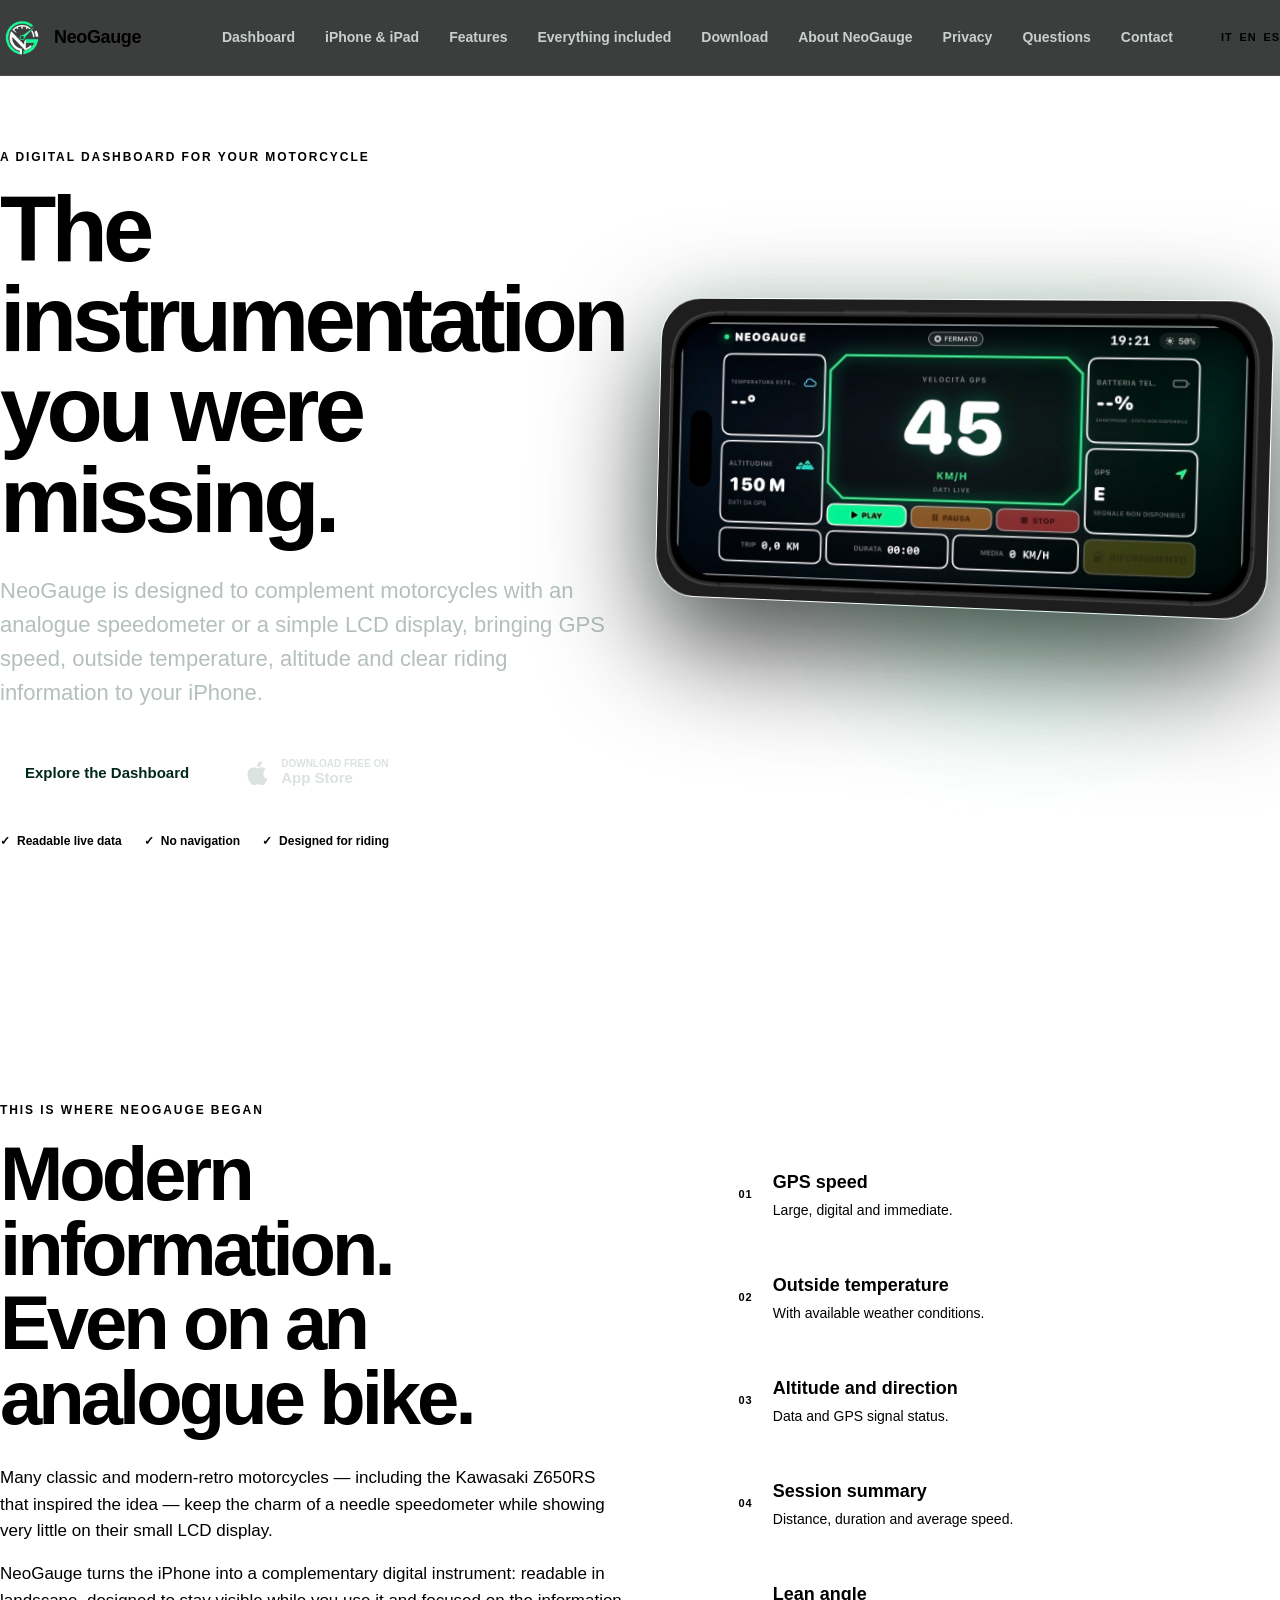
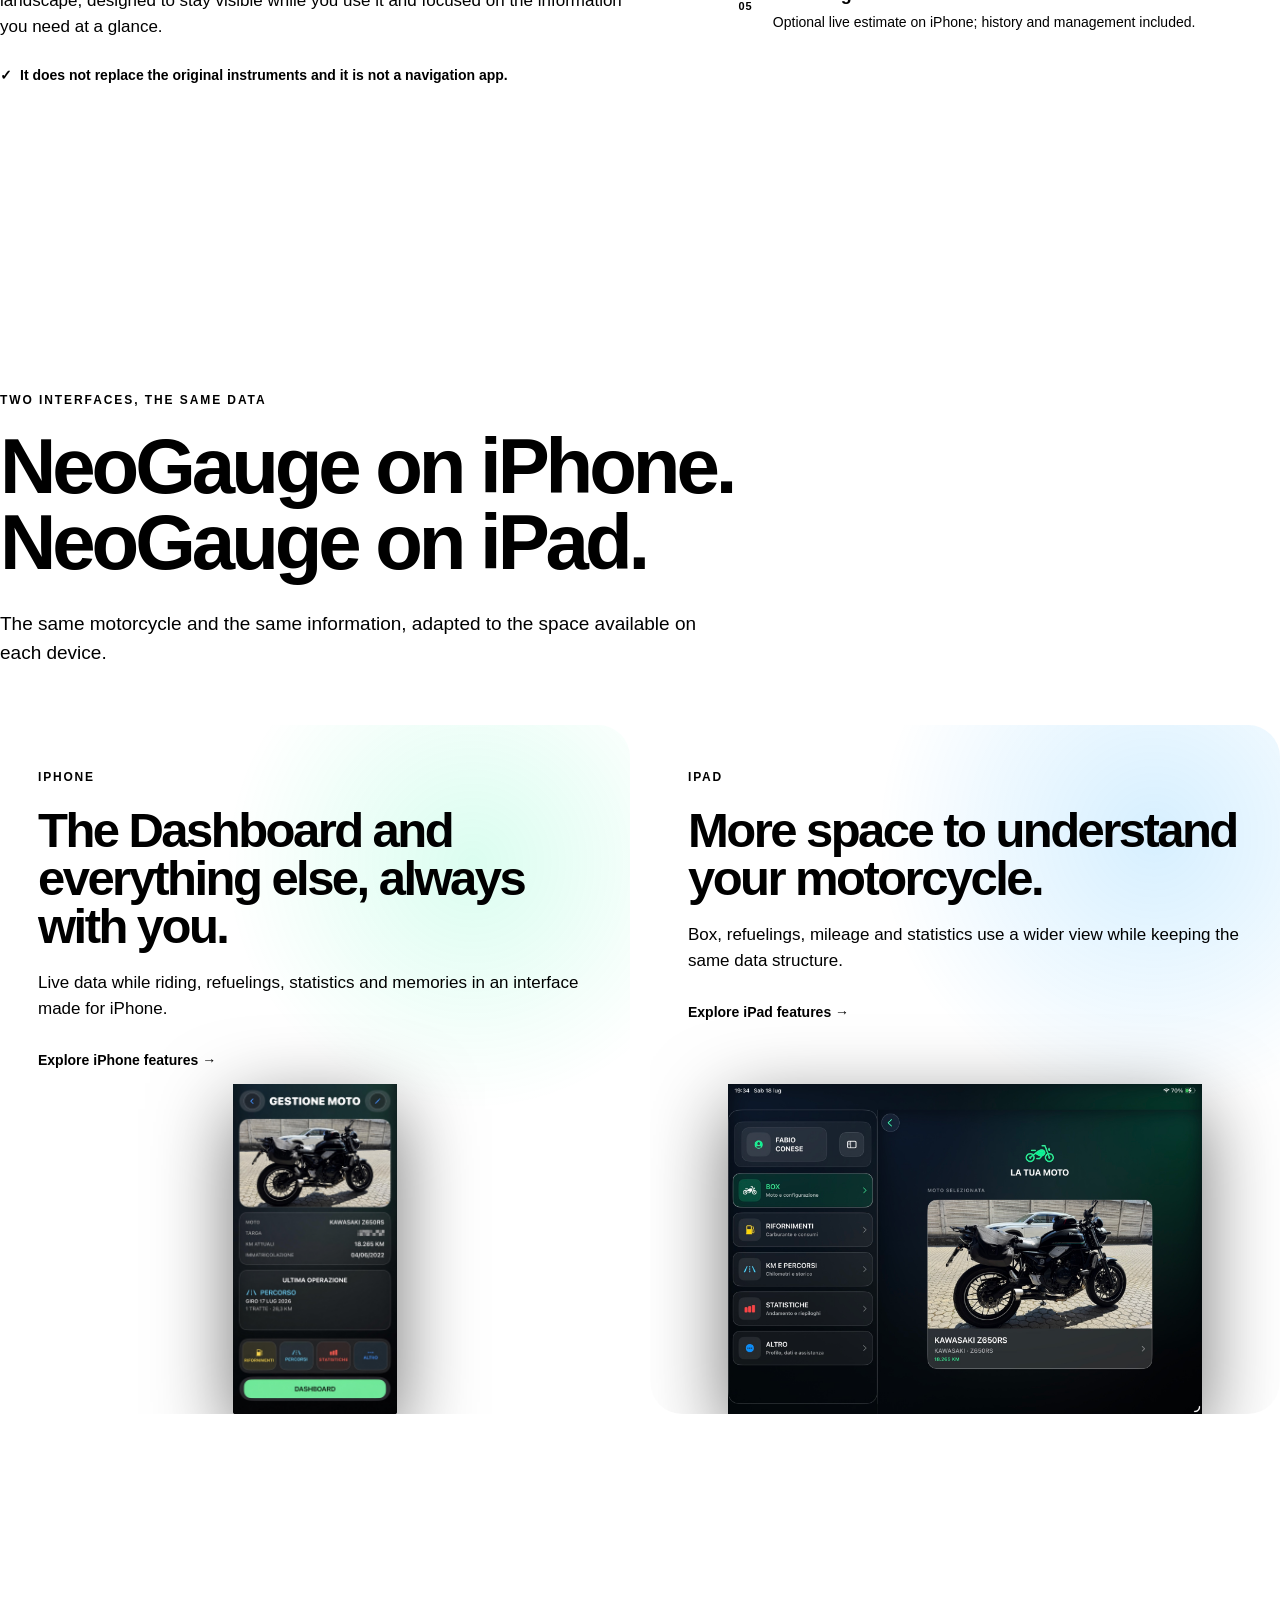
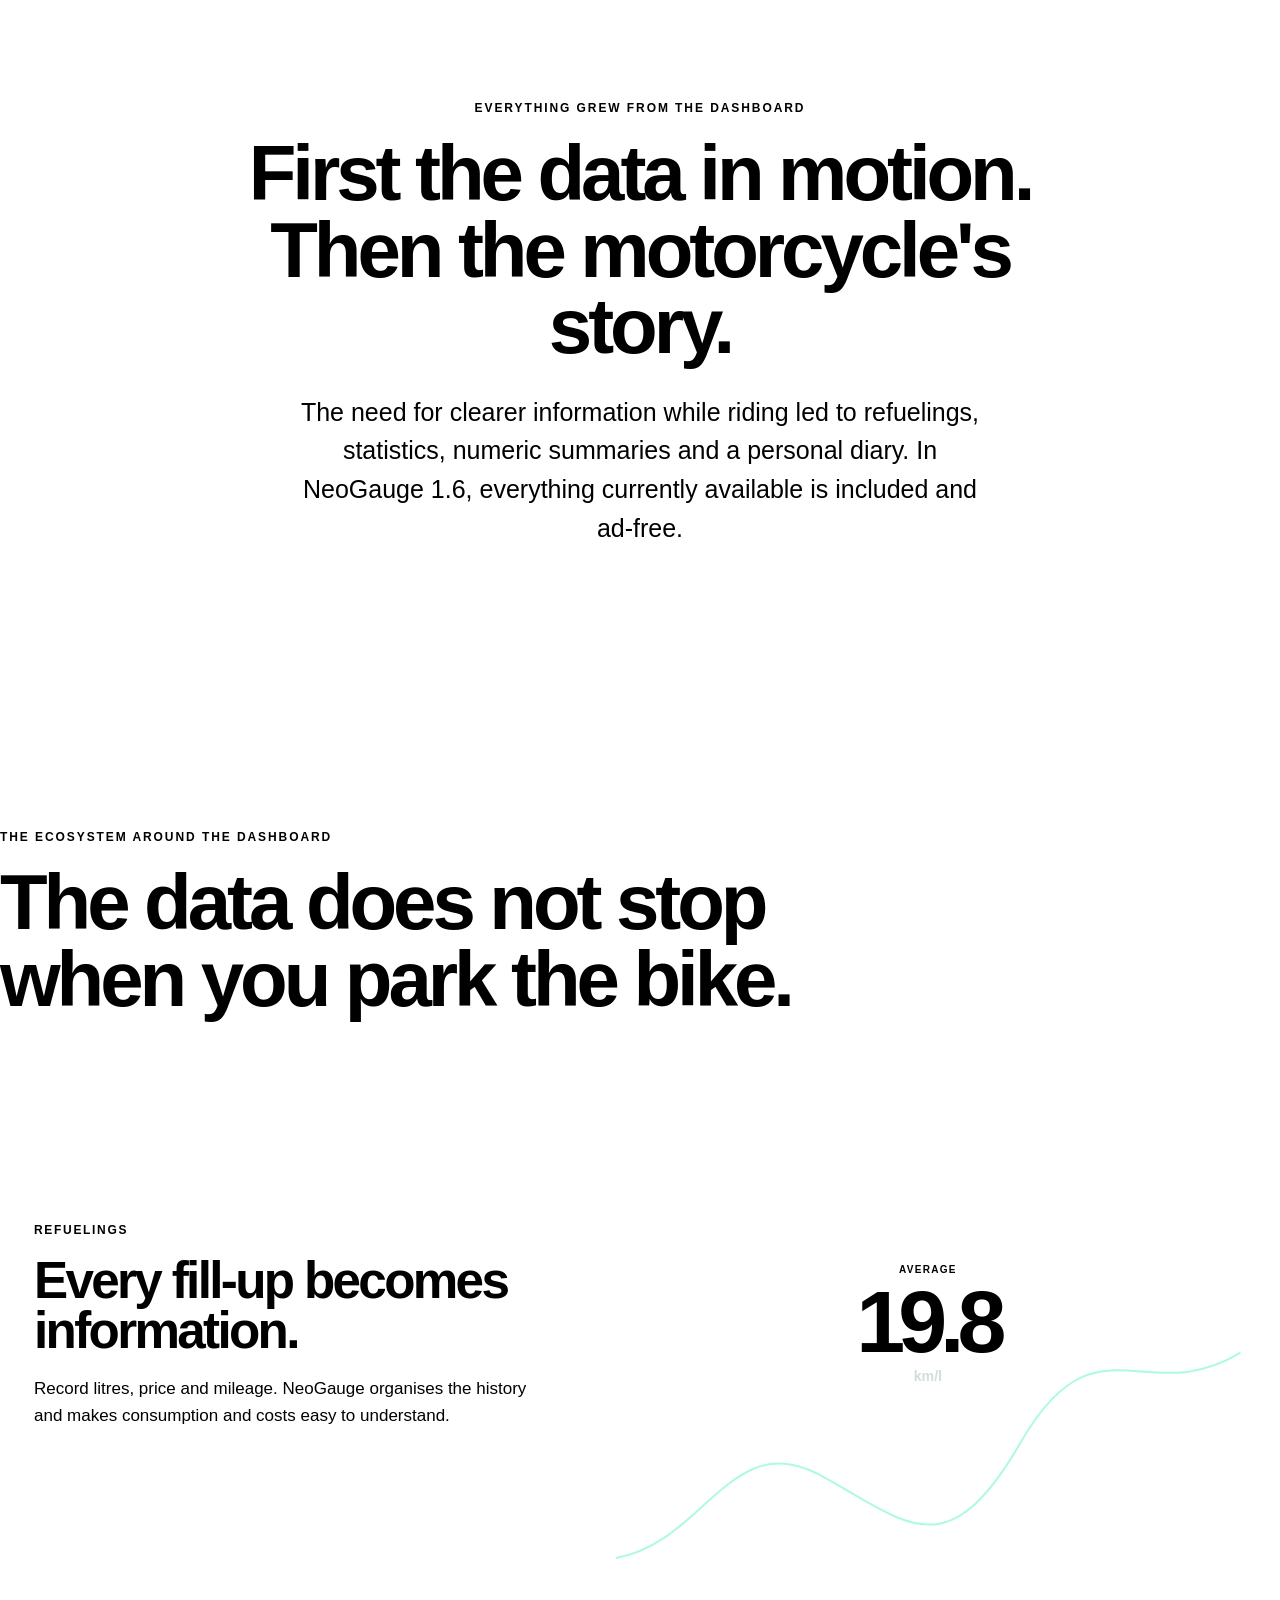
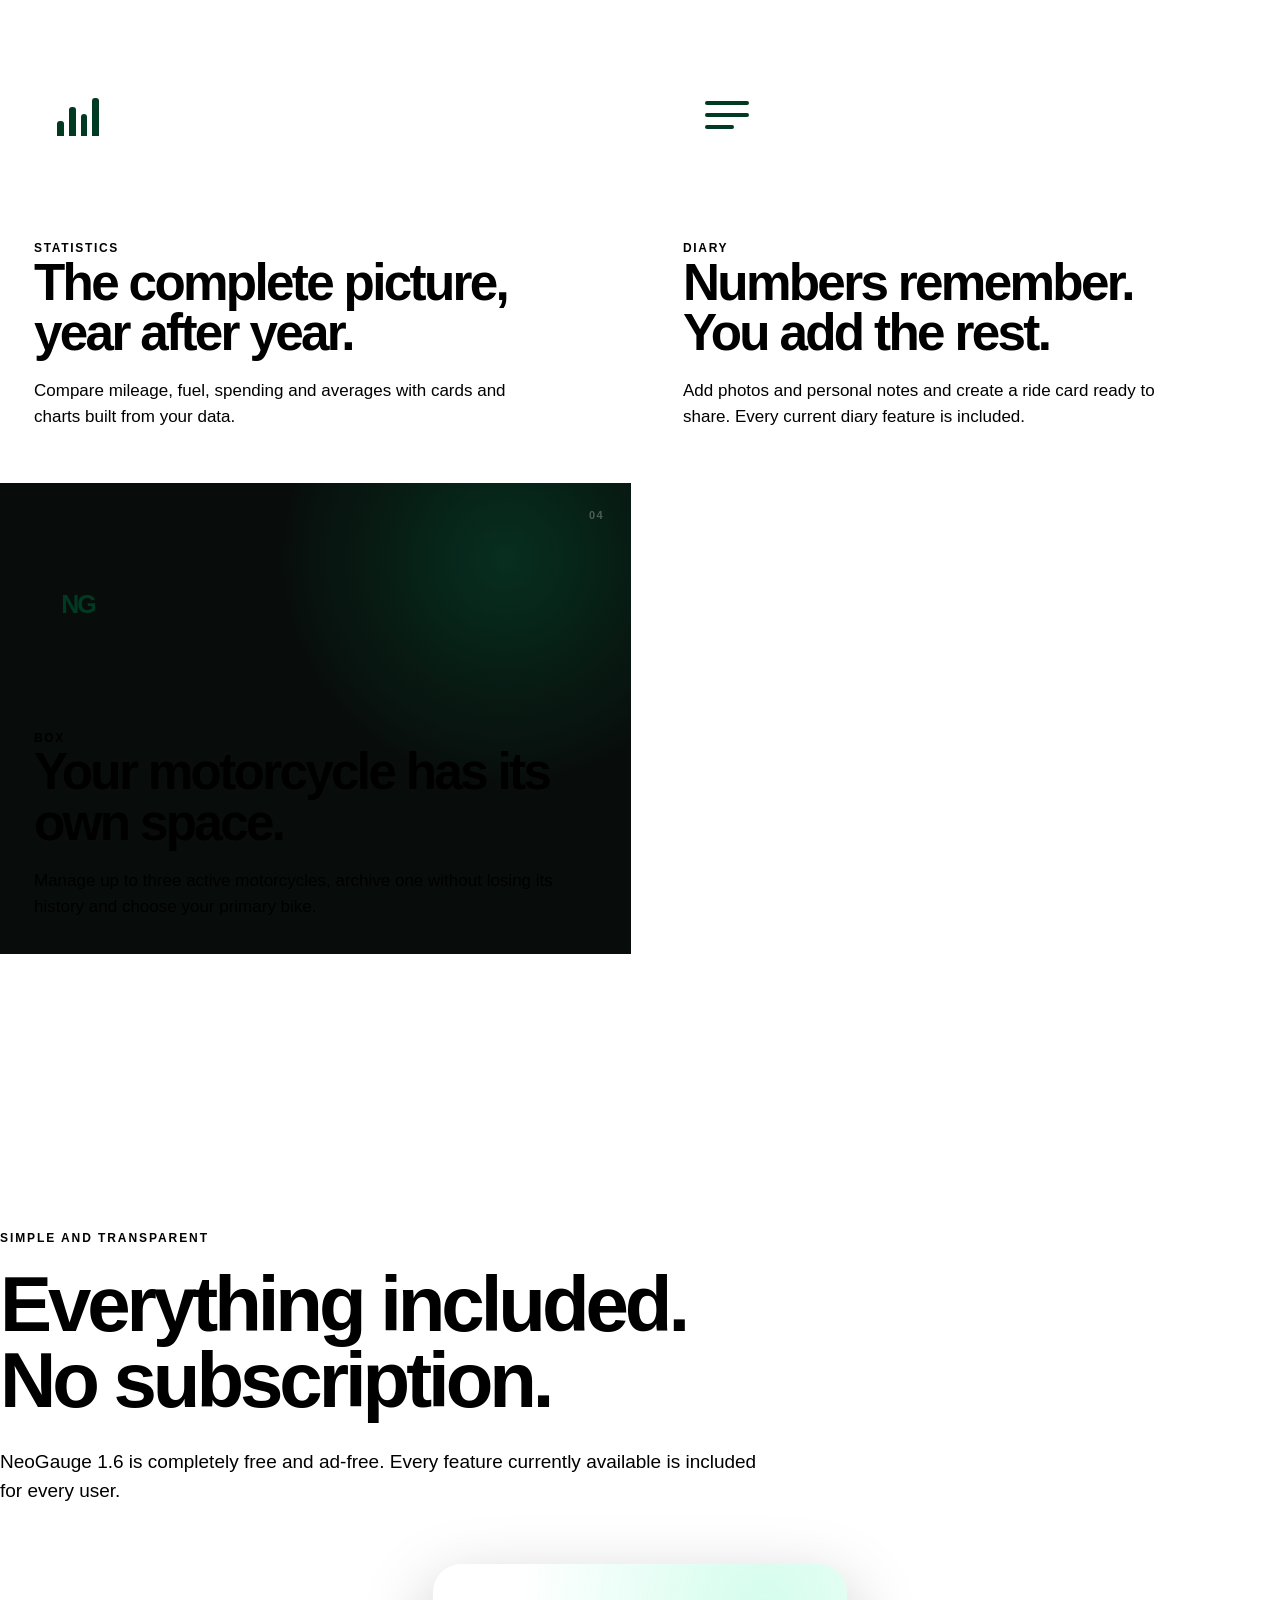
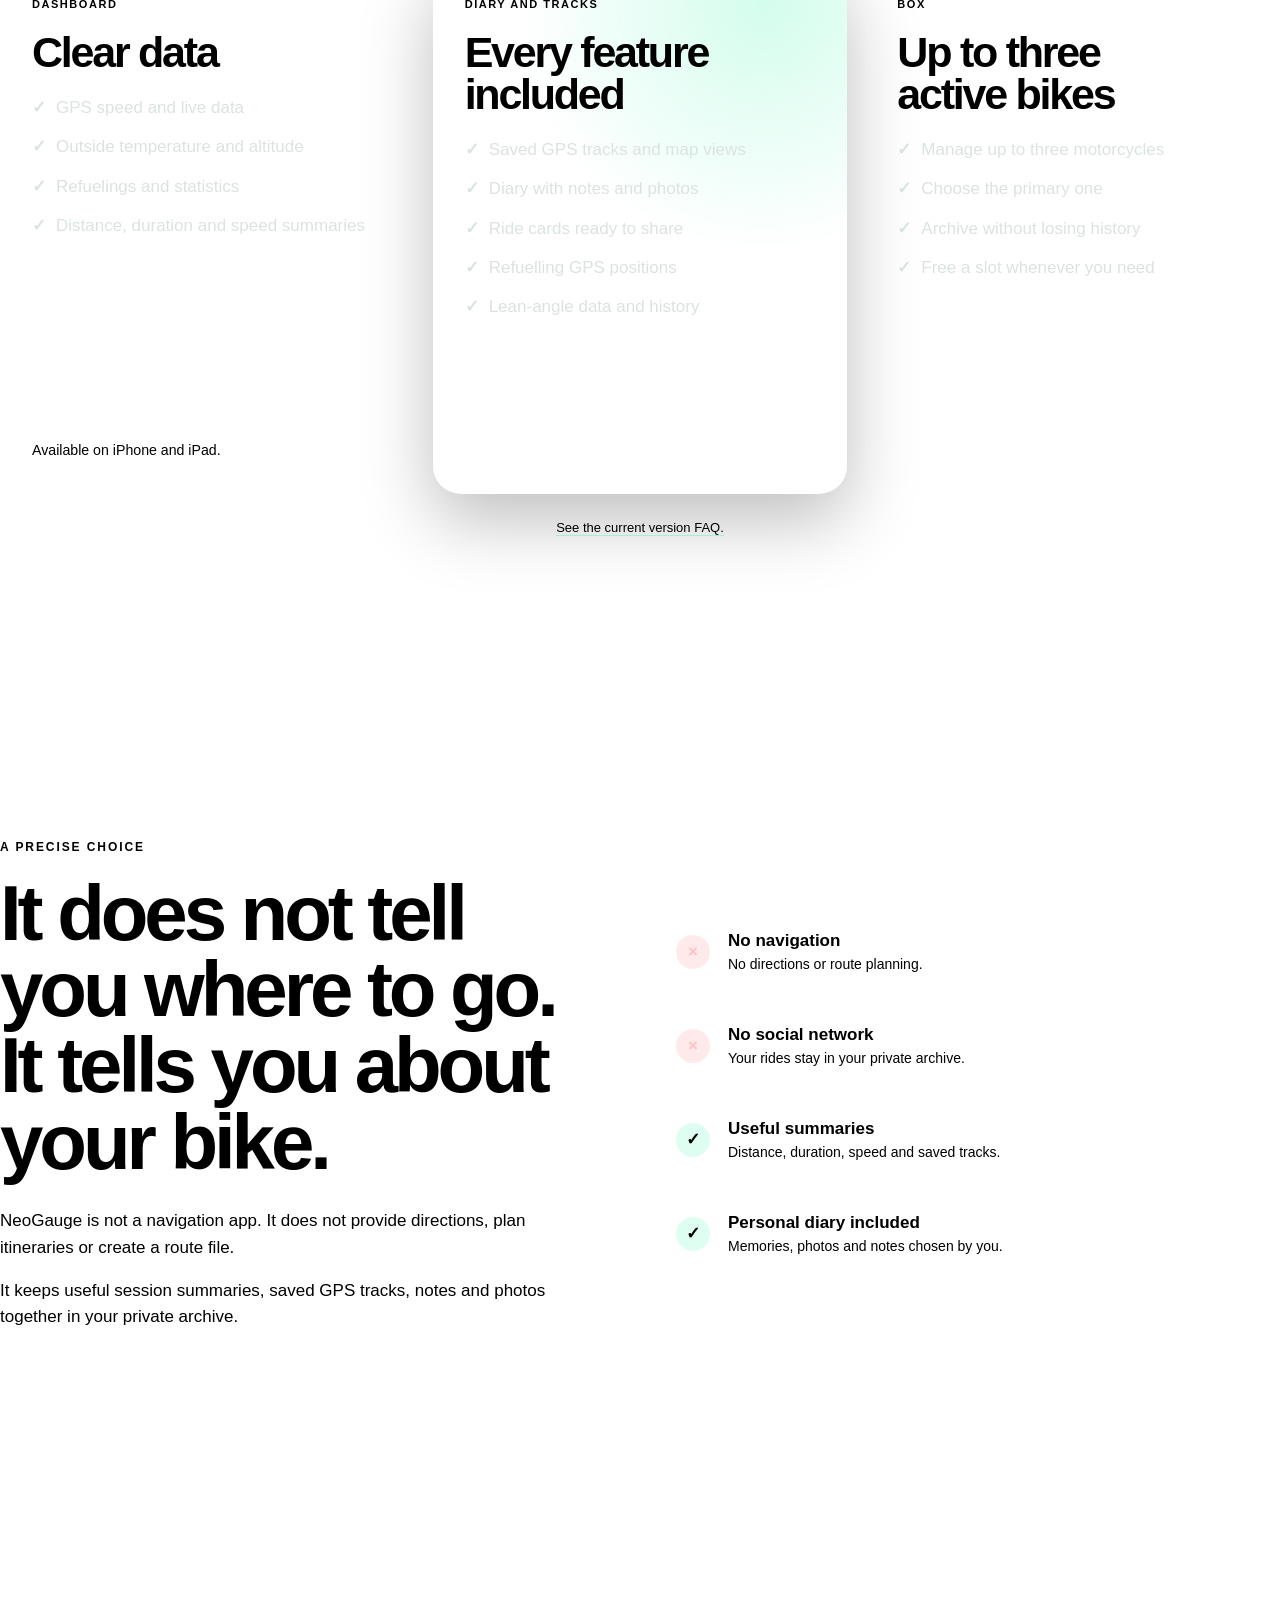
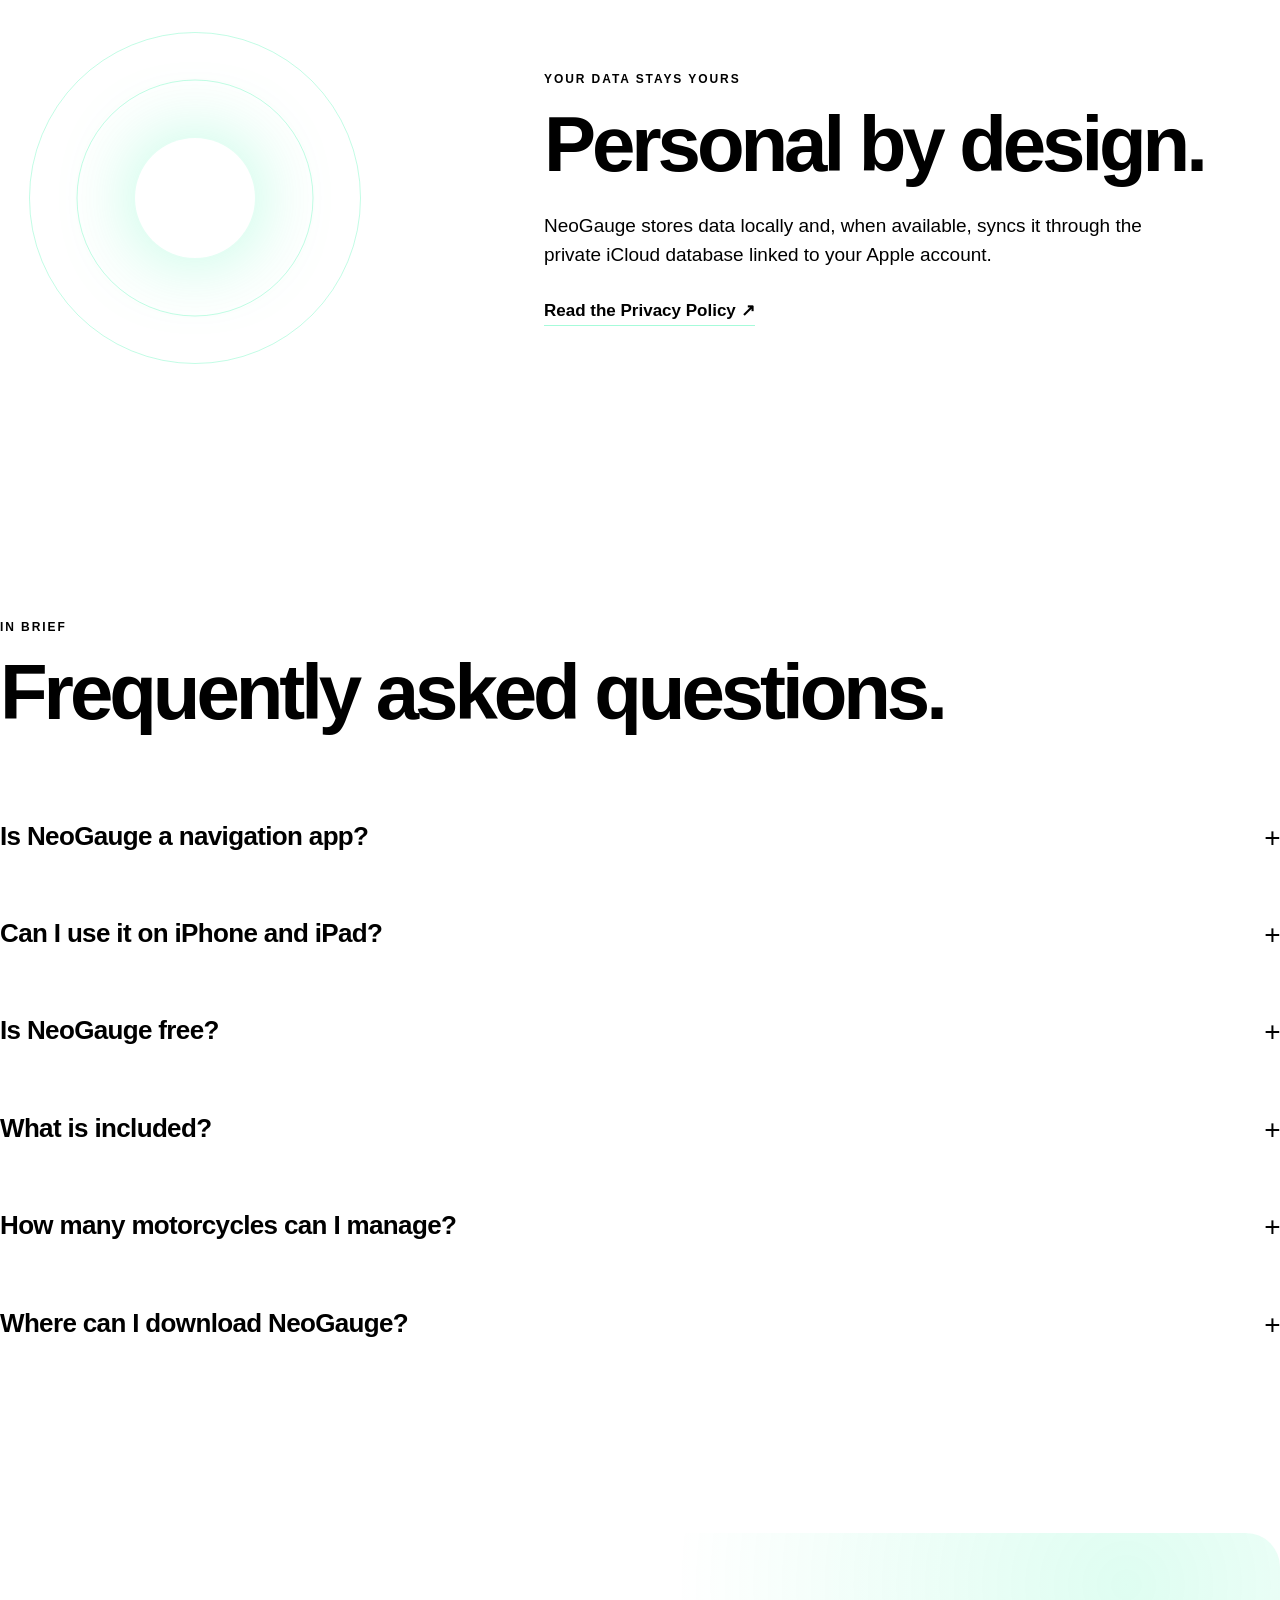
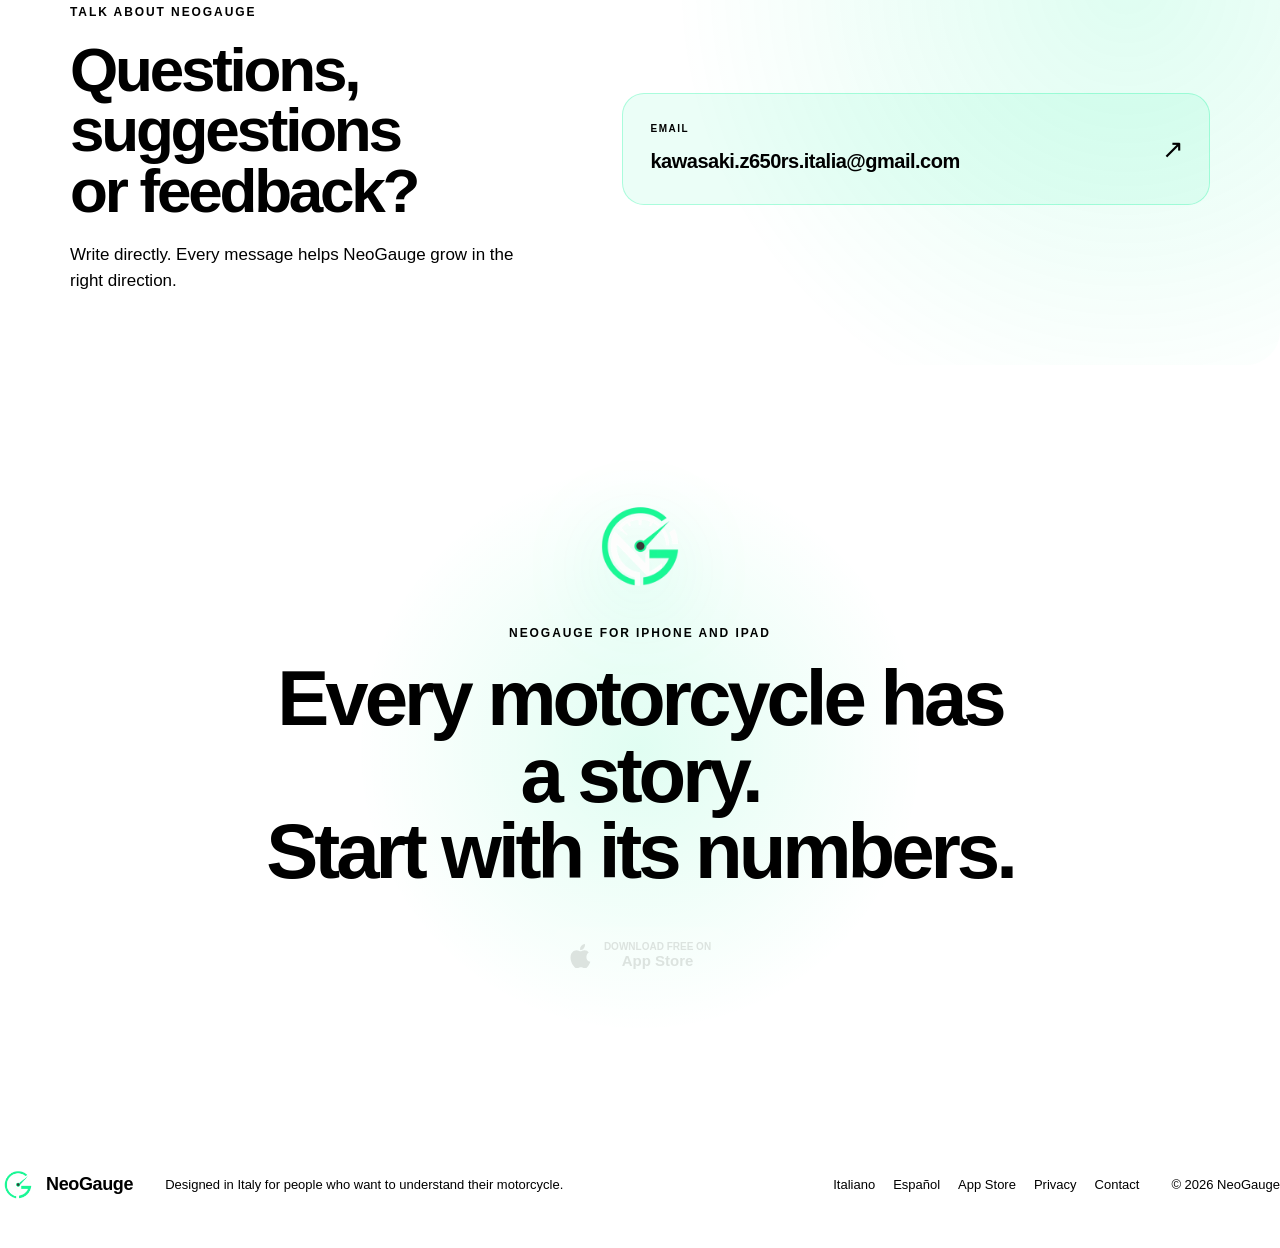
<file: en.html>
<!doctype html>
<html lang="en">
<head>
    <meta charset="utf-8">
    <meta name="viewport" content="width=device-width, initial-scale=1">
    <meta name="theme-color" content="#050807">
    <meta name="apple-itunes-app" content="app-id=6789933831">
    <meta name="description" content="NeoGauge 1.6 is a completely free, ad-free digital motorcycle Dashboard for iPhone and iPad, with GPS tracks, refuelling data, statistics, diary and up to three motorcycles.">
    <meta property="og:title" content="NeoGauge — The digital instrumentation your bike was missing">
    <meta property="og:description" content="A digital Dashboard for the information your motorcycle instrumentation does not show, without maps or navigation.">
    <meta property="og:type" content="website">
    <meta property="og:locale" content="en_US">
    <meta property="og:url" content="https://djconny.github.io/NeoGauge-Site/en.html">
    <meta property="og:image" content="https://djconny.github.io/NeoGauge-Site/assets/app-icon.png?v=2">
    <title>NeoGauge — The digital instrumentation your bike was missing</title>
    <link rel="canonical" href="https://djconny.github.io/NeoGauge-Site/en.html">
    <link rel="icon" href="assets/app-icon.png?v=2">
    <link rel="apple-touch-icon" href="assets/app-icon.png?v=2">
    <link rel="stylesheet" href="styles.css?v=7">
    <script src="script.js" defer></script>
</head>
<body>
    <a class="skip-link" href="#content">Skip to content</a>
    <header class="site-header">
        <a class="brand" href="#start" aria-label="NeoGauge, back to the beginning"><img src="assets/neogauge-logo.png?v=2" alt="" width="44" height="44"><span>NeoGauge</span></a>
        <button class="menu-button" type="button" aria-expanded="false" aria-controls="main-navigation"><span class="sr-only">Open menu</span><span></span><span></span></button>
        <nav id="main-navigation" class="main-navigation" aria-label="Main navigation">
            <a href="#dashboard">Dashboard</a><a href="#devices">iPhone &amp; iPad</a><a href="#features">Features</a><a href="#purchases">Everything included</a><a href="https://apps.apple.com/it/app/neogauge/id6789933831" target="_blank" rel="noopener noreferrer">Download</a><a href="#difference">About NeoGauge</a><a href="#privacy">Privacy</a><a href="#questions">Questions</a><a href="#contact">Contact</a>
            <span class="language-switcher" aria-label="Language"><a href="index.html">IT</a><a class="is-active" href="en.html" aria-current="page">EN</a><a href="es.html">ES</a></span>
        </nav>
    </header>

    <main id="content">
        <section id="start" class="hero section-shell">
            <div class="hero-copy">
                <p class="eyebrow">A digital Dashboard for your motorcycle</p>
                <h1>The instrumentation<br><span>you were missing.</span></h1>
                <p class="hero-intro">NeoGauge is designed to complement motorcycles with an analogue speedometer or a simple LCD display, bringing GPS speed, outside temperature, altitude and clear riding information to your iPhone.</p>
                <div class="hero-actions"><a class="primary-button" href="#dashboard">Explore the Dashboard</a><a class="store-status" href="https://apps.apple.com/it/app/neogauge/id6789933831" target="_blank" rel="noopener noreferrer" aria-label="Download NeoGauge from the App Store"><svg aria-hidden="true" viewBox="0 0 24 24"><path d="M16.7 13.1c0-2.7 2.2-4 2.3-4.1a5 5 0 0 0-3.9-2.1c-1.6-.2-3.2 1-4 1-1 0-2.4-1-3.9-1a5.8 5.8 0 0 0-4.8 3c-2 3.5-.5 8.7 1.5 11.5 1 1.4 2.1 3 3.7 2.9 1.5-.1 2.1-1 3.9-1s2.3 1 3.9 1c1.6 0 2.6-1.4 3.5-2.9a12.7 12.7 0 0 0 1.6-3.3 4.9 4.9 0 0 1-3.8-5Zm-2.6-7.9A5 5 0 0 0 15.3 1a5.1 5.1 0 0 0-3.4 1.7 4.7 4.7 0 0 0-1.2 4 4.2 4.2 0 0 0 3.4-1.5Z"/></svg><span><small>Download free on</small>App Store</span></a></div>
                <div class="hero-points" aria-label="Key features"><span>Readable live data</span><span>No navigation</span><span>Designed for riding</span></div>
            </div>
            <div class="hero-visual dashboard-hero-visual" aria-label="NeoGauge Dashboard preview"><div class="ambient-glow"></div><img class="real-dashboard-hero" src="assets/iphone-dashboard.jpg" alt="Real NeoGauge Dashboard on iPhone showing GPS speed, temperature and altitude"><p class="dashboard-preview-caption">A real NeoGauge Dashboard screen on iPhone.</p></div>
        </section>

        <section id="dashboard" class="dashboard-story section-shell" aria-labelledby="dashboard-title">
            <div class="dashboard-story-copy reveal"><p class="eyebrow">This is where NeoGauge began</p><h2 id="dashboard-title">Modern information.<br><span>Even on an analogue bike.</span></h2><p>Many classic and modern-retro motorcycles — including the Kawasaki Z650RS that inspired the idea — keep the charm of a needle speedometer while showing very little on their small LCD display.</p><p>NeoGauge turns the iPhone into a complementary digital instrument: readable in landscape, designed to stay visible while you use it and focused on the information you need at a glance.</p><p class="dashboard-safety-note">It does not replace the original instruments and it is not a navigation app.</p></div>
            <div class="dashboard-facts reveal" aria-label="Dashboard information"><div><span>01</span><p><strong>GPS speed</strong><small>Large, digital and immediate.</small></p></div><div><span>02</span><p><strong>Outside temperature</strong><small>With available weather conditions.</small></p></div><div><span>03</span><p><strong>Altitude and direction</strong><small>Data and GPS signal status.</small></p></div><div><span>04</span><p><strong>Session summary</strong><small>Distance, duration and average speed.</small></p></div><div><span>05</span><p><strong>Lean angle</strong><small>Optional live estimate on iPhone; history and management included.</small></p></div></div>
        </section>

        <section id="devices" class="device-versions section-shell" aria-labelledby="devices-title"><div class="section-heading reveal"><p class="eyebrow">Two interfaces, the same data</p><h2 id="devices-title">NeoGauge on iPhone.<br><span>NeoGauge on iPad.</span></h2><p>The same motorcycle and the same information, adapted to the space available on each device.</p></div><div class="device-version-grid"><a class="device-version-card iphone-version reveal" href="#features"><div class="device-version-copy"><span>iPhone</span><h3>The Dashboard and everything else, always with you.</h3><p>Live data while riding, refuelings, statistics and memories in an interface made for iPhone.</p><strong>Explore iPhone features <i aria-hidden="true">→</i></strong></div><img src="assets/iphone-garage-redacted.jpg" alt="Real NeoGauge iPhone screen with the selected motorcycle" loading="lazy"></a><a class="device-version-card ipad-version reveal" href="#features"><div class="device-version-copy"><span>iPad</span><h3>More space to understand your motorcycle.</h3><p>Box, refuelings, mileage and statistics use a wider view while keeping the same data structure.</p><strong>Explore iPad features <i aria-hidden="true">→</i></strong></div><img src="assets/ipad-garage.jpg" alt="Real NeoGauge iPad screen with side menu and selected motorcycle" loading="lazy"></a></div></section>

        <section class="statement section-shell" aria-labelledby="statement-title"><p class="eyebrow">Everything grew from the Dashboard</p><h2 id="statement-title">First the data in motion.<br><span>Then the motorcycle's story.</span></h2><p>The need for clearer information while riding led to refuelings, statistics, numeric summaries and a personal diary. In NeoGauge 1.6, everything currently available is included and ad-free.</p></section>

        <section id="features" class="features section-shell" aria-labelledby="features-title"><div class="section-heading"><p class="eyebrow">The ecosystem around the Dashboard</p><h2 id="features-title">The data does not stop<br>when you park the bike.</h2></div><div class="feature-grid"><article class="feature-card feature-card-wide reveal"><span class="feature-number">01</span><div><p class="feature-label">Refuelings</p><h3>Every fill-up becomes information.</h3><p>Record litres, price and mileage. NeoGauge organises the history and makes consumption and costs easy to understand.</p></div><div class="fuel-visual" aria-hidden="true"><div><span>AVERAGE</span><strong>19.8</strong><small>km/l</small></div><svg viewBox="0 0 220 100"><path d="M2 83 C32 78 42 38 72 54 S116 88 142 43 S185 32 218 12"/></svg></div></article><article class="feature-card reveal"><span class="feature-number">02</span><div class="feature-icon chart-icon" aria-hidden="true"><i></i><i></i><i></i><i></i></div><p class="feature-label">Statistics</p><h3>The complete picture, year after year.</h3><p>Compare mileage, fuel, spending and averages with cards and charts built from your data.</p></article><article class="feature-card reveal"><span class="feature-number">03</span><div class="feature-icon diary-icon" aria-hidden="true"><i></i><i></i><i></i></div><p class="feature-label">Diary</p><h3>Numbers remember. You add the rest.</h3><p>Add photos and personal notes and create a ride card ready to share. Every current diary feature is included.</p></article><article class="feature-card feature-card-dark reveal"><span class="feature-number">04</span><div class="feature-icon garage-icon" aria-hidden="true">NG</div><p class="feature-label">Box</p><h3>Your motorcycle has its own space.</h3><p>Manage up to three active motorcycles, archive one without losing its history and choose your primary bike.</p></article></div></section>

        <section id="purchases" class="purchase-overview section-shell" aria-labelledby="purchase-title"><div class="section-heading reveal"><p class="eyebrow">Simple and transparent</p><h2 id="purchase-title">Everything included.<br><span>No subscription.</span></h2><p>NeoGauge 1.6 is completely free and ad-free. Every feature currently available is included for every user.</p></div><div class="purchase-card-grid"><article class="purchase-card reveal"><span class="purchase-kicker">Dashboard</span><h3>Clear data</h3><ul><li>GPS speed and live data</li><li>Outside temperature and altitude</li><li>Refuelings and statistics</li><li>Distance, duration and speed summaries</li></ul><small>Available on iPhone and iPad.</small></article><article class="purchase-card purchase-card-featured reveal"><span class="purchase-kicker">Diary and tracks</span><h3>Every feature included</h3><ul><li>Saved GPS tracks and map views</li><li>Diary with notes and photos</li><li>Ride cards ready to share</li><li>Refuelling GPS positions</li><li>Lean-angle data and history</li></ul></article><article class="purchase-card reveal"><span class="purchase-kicker">Box</span><h3>Up to three active bikes</h3><ul><li>Manage up to three motorcycles</li><li>Choose the primary one</li><li>Archive without losing history</li><li>Free a slot whenever you need</li></ul></article></div><p class="purchase-footnote"><a href="#questions">See the current version FAQ.</a></p></section>

        <section id="difference" class="difference section-shell" aria-labelledby="difference-title"><div class="difference-copy reveal"><p class="eyebrow">A precise choice</p><h2 id="difference-title">It does not tell you where to go.<br><span>It tells you about your bike.</span></h2><p>NeoGauge is not a navigation app. It does not provide directions, plan itineraries or create a route file.</p><p>It keeps useful session summaries, saved GPS tracks, notes and photos together in your private archive.</p></div><div class="difference-list reveal" aria-label="What NeoGauge does and does not do"><div><span class="not-included">×</span><p><strong>No navigation</strong><small>No directions or route planning.</small></p></div><div><span class="not-included">×</span><p><strong>No social network</strong><small>Your rides stay in your private archive.</small></p></div><div><span class="included">✓</span><p><strong>Useful summaries</strong><small>Distance, duration, speed and saved tracks.</small></p></div><div><span class="included">✓</span><p><strong>Personal diary included</strong><small>Memories, photos and notes chosen by you.</small></p></div></div></section>

        <section id="privacy" class="privacy section-shell" aria-labelledby="privacy-title"><div class="privacy-orbit" aria-hidden="true"><span></span><span></span><span></span></div><div class="privacy-copy reveal"><p class="eyebrow">Your data stays yours</p><h2 id="privacy-title">Personal by design.</h2><p>NeoGauge stores data locally and, when available, syncs it through the private iCloud database linked to your Apple account.</p><a class="text-link" href="https://djconny.github.io/NeoGauge-Privacy/" target="_blank" rel="noopener noreferrer">Read the Privacy Policy <span aria-hidden="true">↗</span></a></div></section>

        <section id="questions" class="faq section-shell" aria-labelledby="faq-title"><div class="section-heading"><p class="eyebrow">In brief</p><h2 id="faq-title">Frequently asked questions.</h2></div><div class="faq-list"><details><summary>Is NeoGauge a navigation app?<span>+</span></summary><p>No. NeoGauge provides no directions or route planning. Saved GPS tracks are a personal record of your own rides.</p></details><details><summary>Can I use it on iPhone and iPad?<span>+</span></summary><p>Yes. NeoGauge uses the same data model with an interface adapted to both devices.</p></details><details><summary>Is NeoGauge free?<span>+</span></summary><p>Yes. NeoGauge 1.6 is completely free and ad-free. Every feature currently available is included.</p></details><details><summary>What is included?<span>+</span></summary><p>Dashboard data, saved GPS tracks, ride diary with photos, sharing, refuelling locations, statistics, lean-angle data and up to three active motorcycles.</p></details><details><summary>How many motorcycles can I manage?<span>+</span></summary><p>The Box holds up to three active motorcycles. Archive one to free a slot while keeping its history.</p></details><details><summary>Where can I download NeoGauge?<span>+</span></summary><p>NeoGauge is free on the App Store for iPhone and iPad. <a class="inline-link" href="https://apps.apple.com/it/app/neogauge/id6789933831" target="_blank" rel="noopener noreferrer">Open the official App Store page.</a></p></details></div></section>

        <section id="contact" class="contact section-shell reveal" aria-labelledby="contact-title"><div><p class="eyebrow">Talk about NeoGauge</p><h2 id="contact-title">Questions, suggestions<br>or feedback?</h2><p>Write directly. Every message helps NeoGauge grow in the right direction.</p></div><a class="email-card" href="mailto:kawasaki.z650rs.italia@gmail.com"><span>EMAIL</span><strong>kawasaki.z650rs.italia@gmail.com</strong><i aria-hidden="true">↗</i></a></section>

        <section class="final-cta section-shell" aria-labelledby="final-title"><img src="assets/neogauge-logo.png?v=2" alt="" width="104" height="104"><p class="eyebrow">NeoGauge for iPhone and iPad</p><h2 id="final-title">Every motorcycle has a story.<br><span>Start with its numbers.</span></h2><a class="store-status store-status-large" href="https://apps.apple.com/it/app/neogauge/id6789933831" target="_blank" rel="noopener noreferrer" aria-label="Download NeoGauge from the App Store"><svg aria-hidden="true" viewBox="0 0 24 24"><path d="M16.7 13.1c0-2.7 2.2-4 2.3-4.1a5 5 0 0 0-3.9-2.1c-1.6-.2-3.2 1-4 1-1 0-2.4-1-3.9-1a5.8 5.8 0 0 0-4.8 3c-2 3.5-.5 8.7 1.5 11.5 1 1.4 2.1 3 3.7 2.9 1.5-.1 2.1-1 3.9-1s2.3 1 3.9 1c1.6 0 2.6-1.4 3.5-2.9a12.7 12.7 0 0 0 1.6-3.3 4.9 4.9 0 0 1-3.8-5Zm-2.6-7.9A5 5 0 0 0 15.3 1a5.1 5.1 0 0 0-3.4 1.7 4.7 4.7 0 0 0-1.2 4 4.2 4.2 0 0 0 3.4-1.5Z"/></svg><span><small>Download free on</small>App Store</span></a></section>
    </main>
    <footer class="site-footer section-shell"><div class="brand footer-brand"><img src="assets/neogauge-logo.png?v=2" alt="" width="36" height="36"><span>NeoGauge</span></div><p>Designed in Italy for people who want to understand their motorcycle.</p><div class="footer-links"><a href="index.html">Italiano</a><a href="es.html">Español</a><a href="https://apps.apple.com/it/app/neogauge/id6789933831" target="_blank" rel="noopener noreferrer">App Store</a><a href="https://djconny.github.io/NeoGauge-Privacy/" target="_blank" rel="noopener noreferrer">Privacy</a><a href="mailto:kawasaki.z650rs.italia@gmail.com">Contact</a></div><p class="copyright">© <span id="current-year">2026</span> NeoGauge</p></footer>
</body>
</html>
</file>
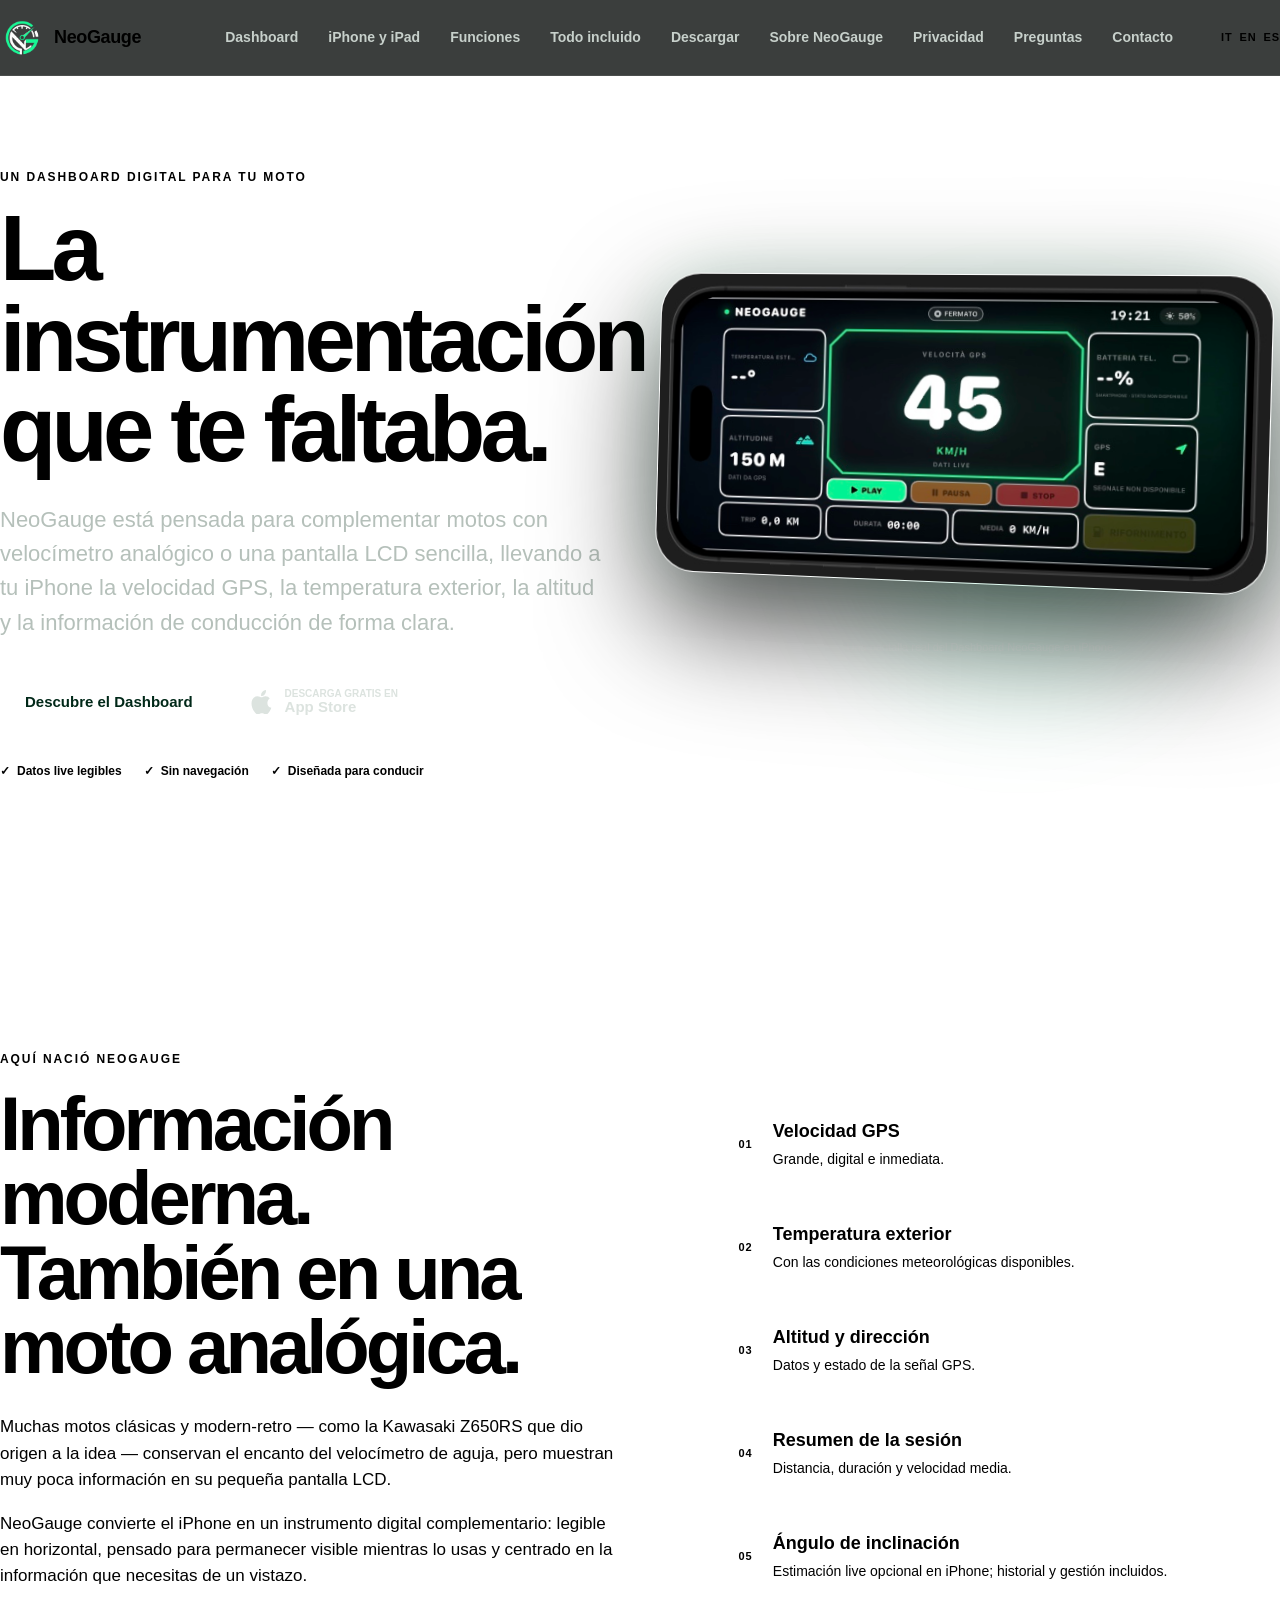
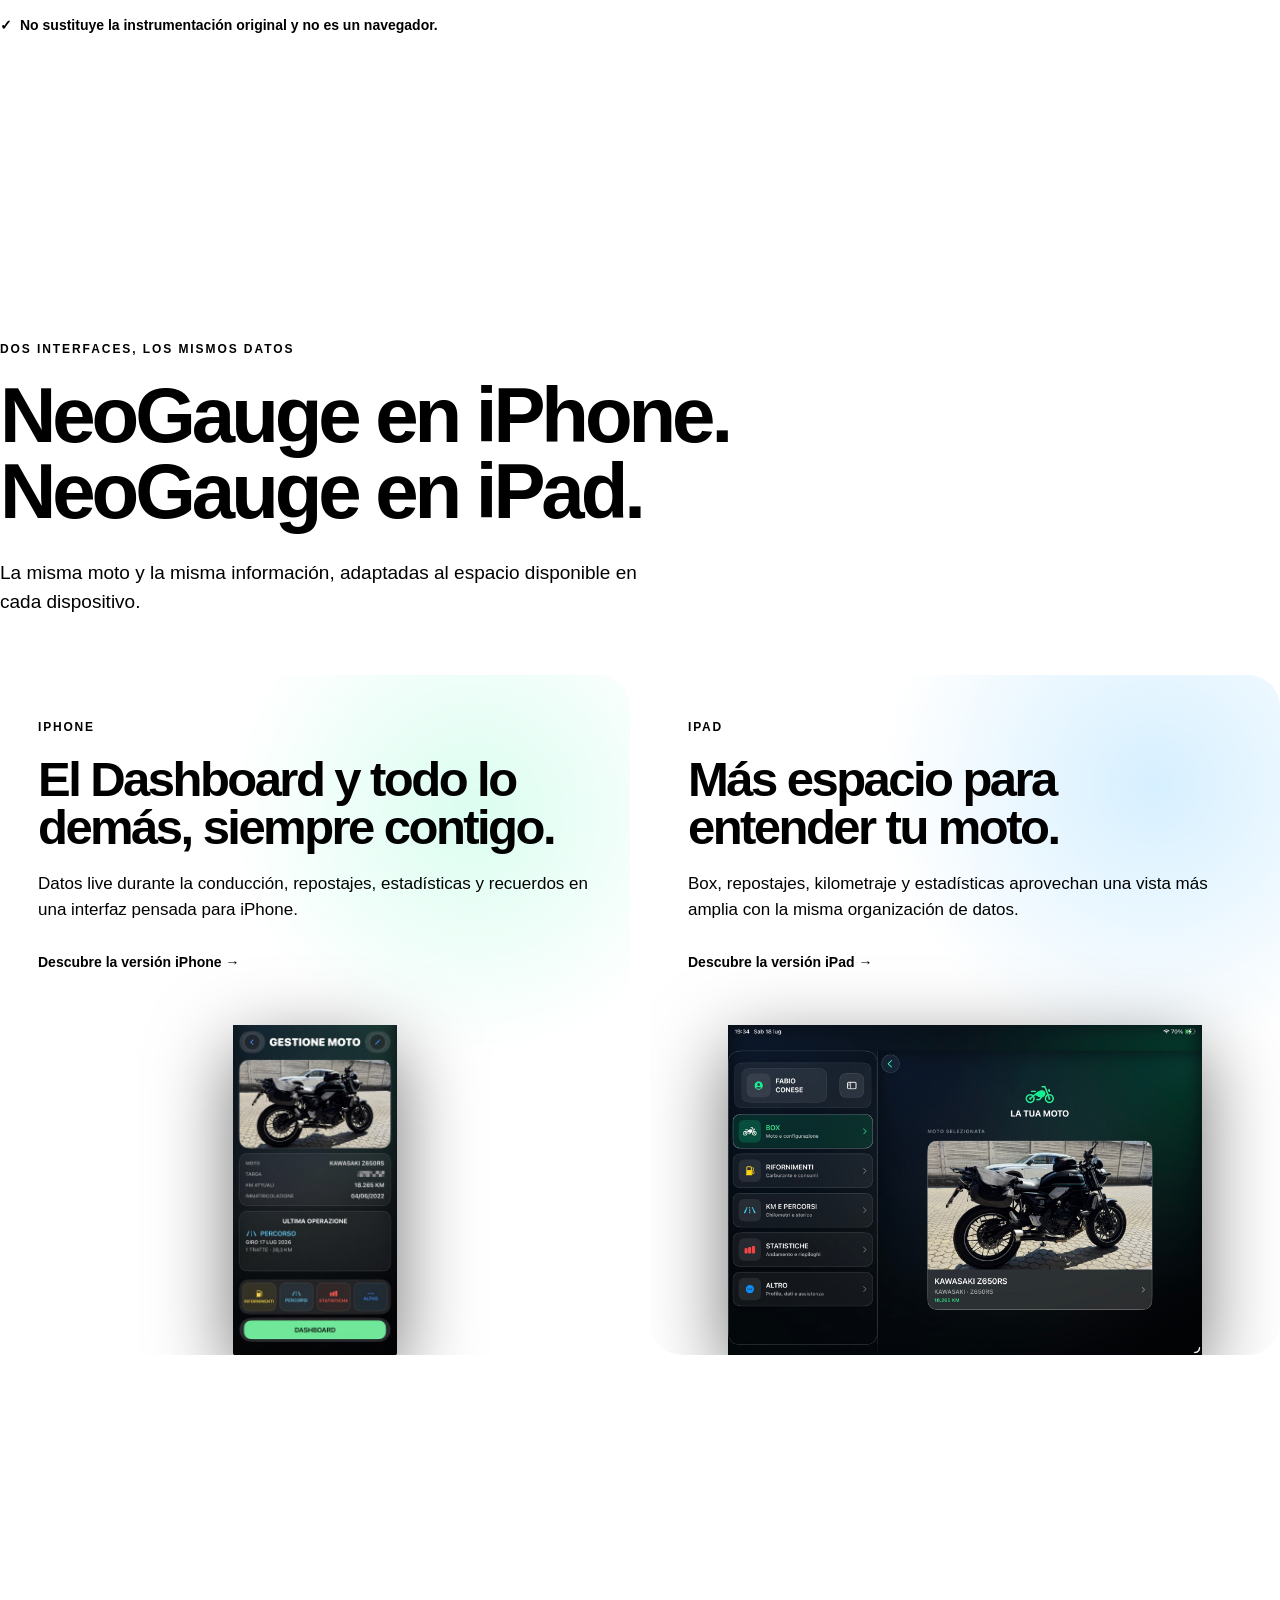
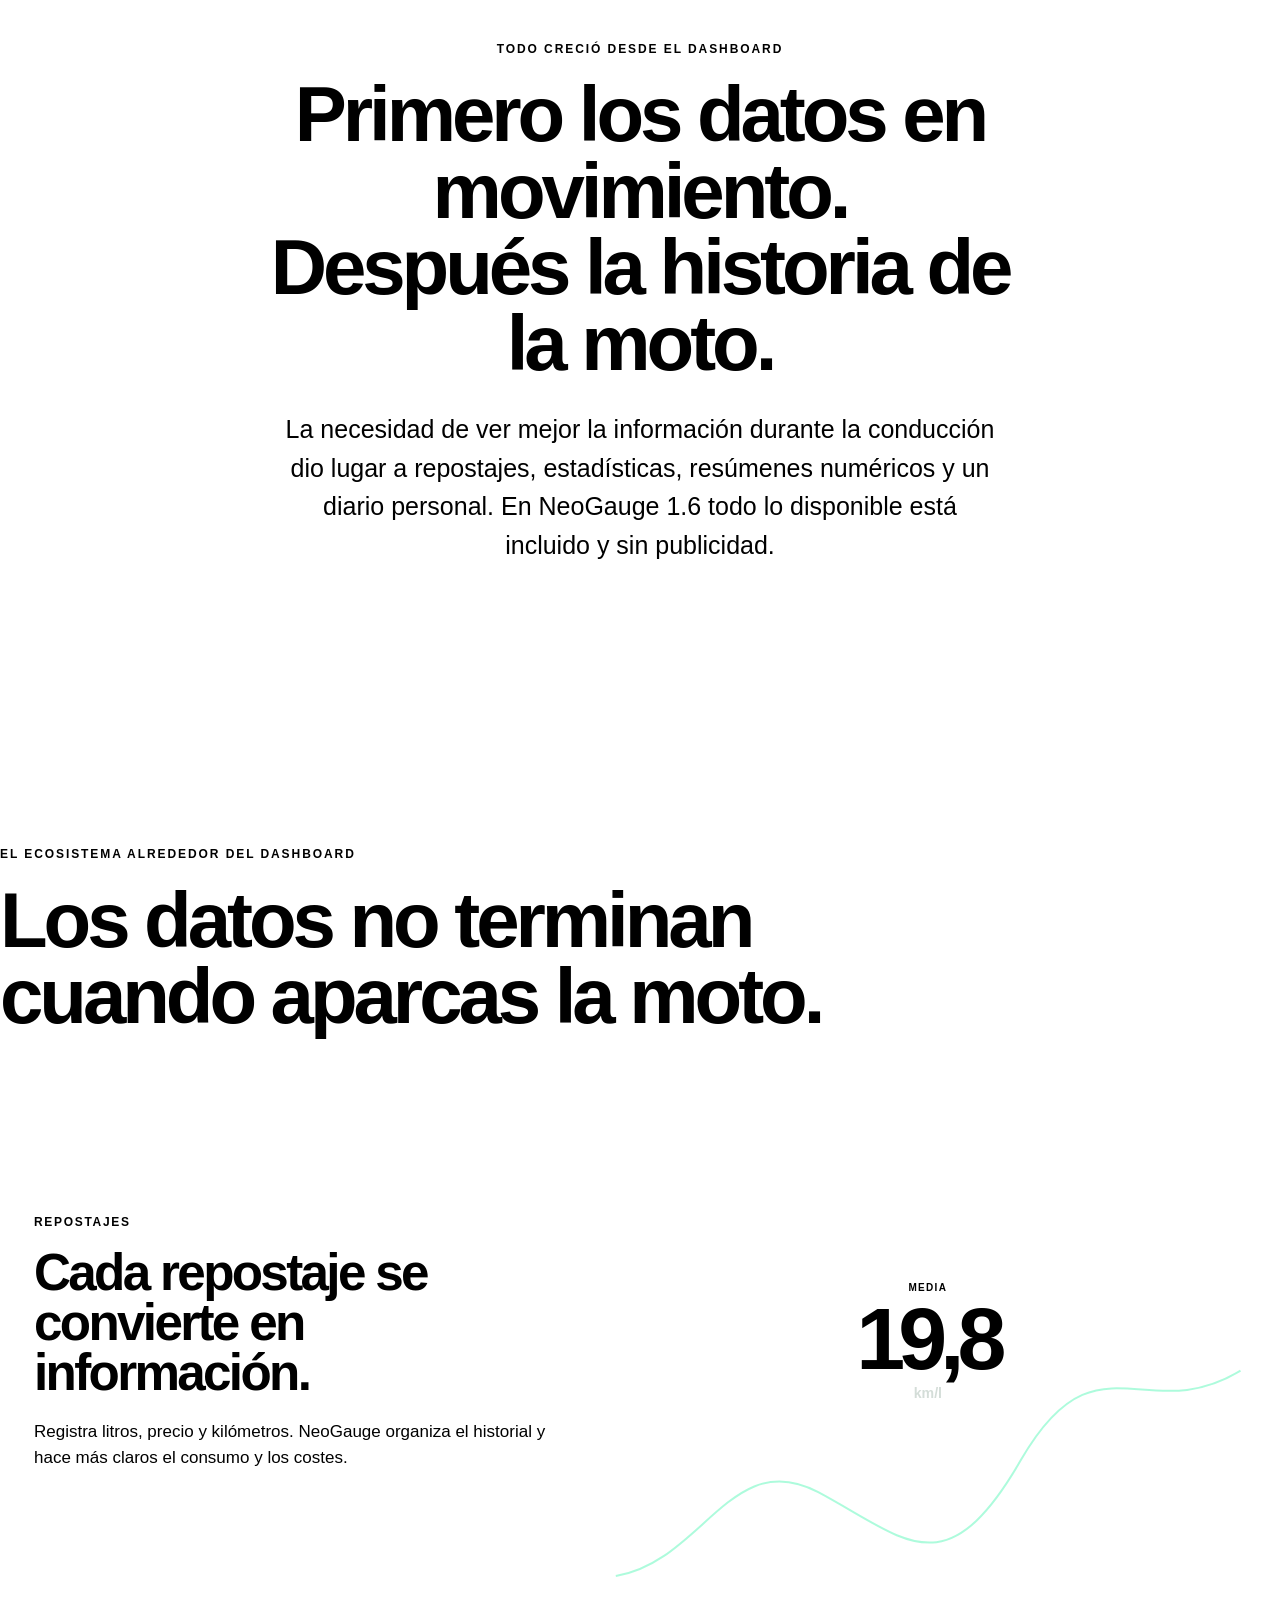
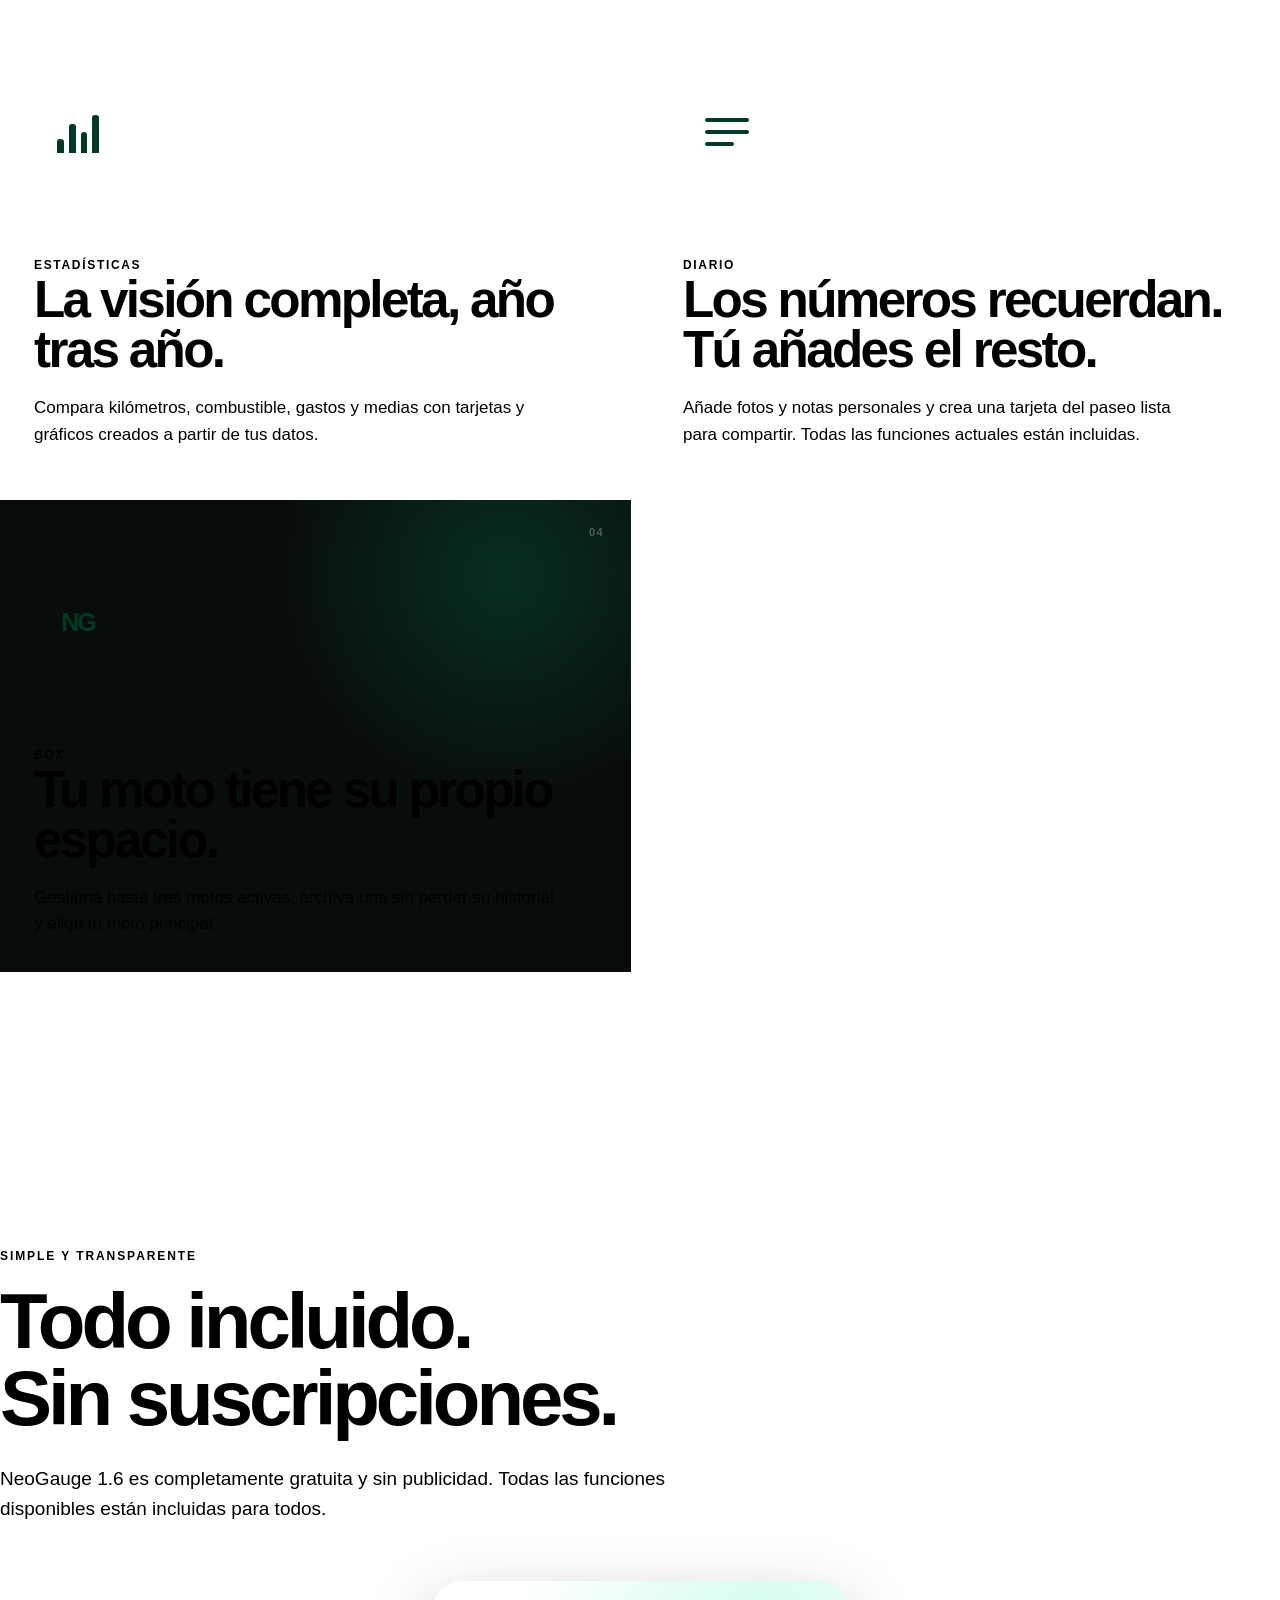
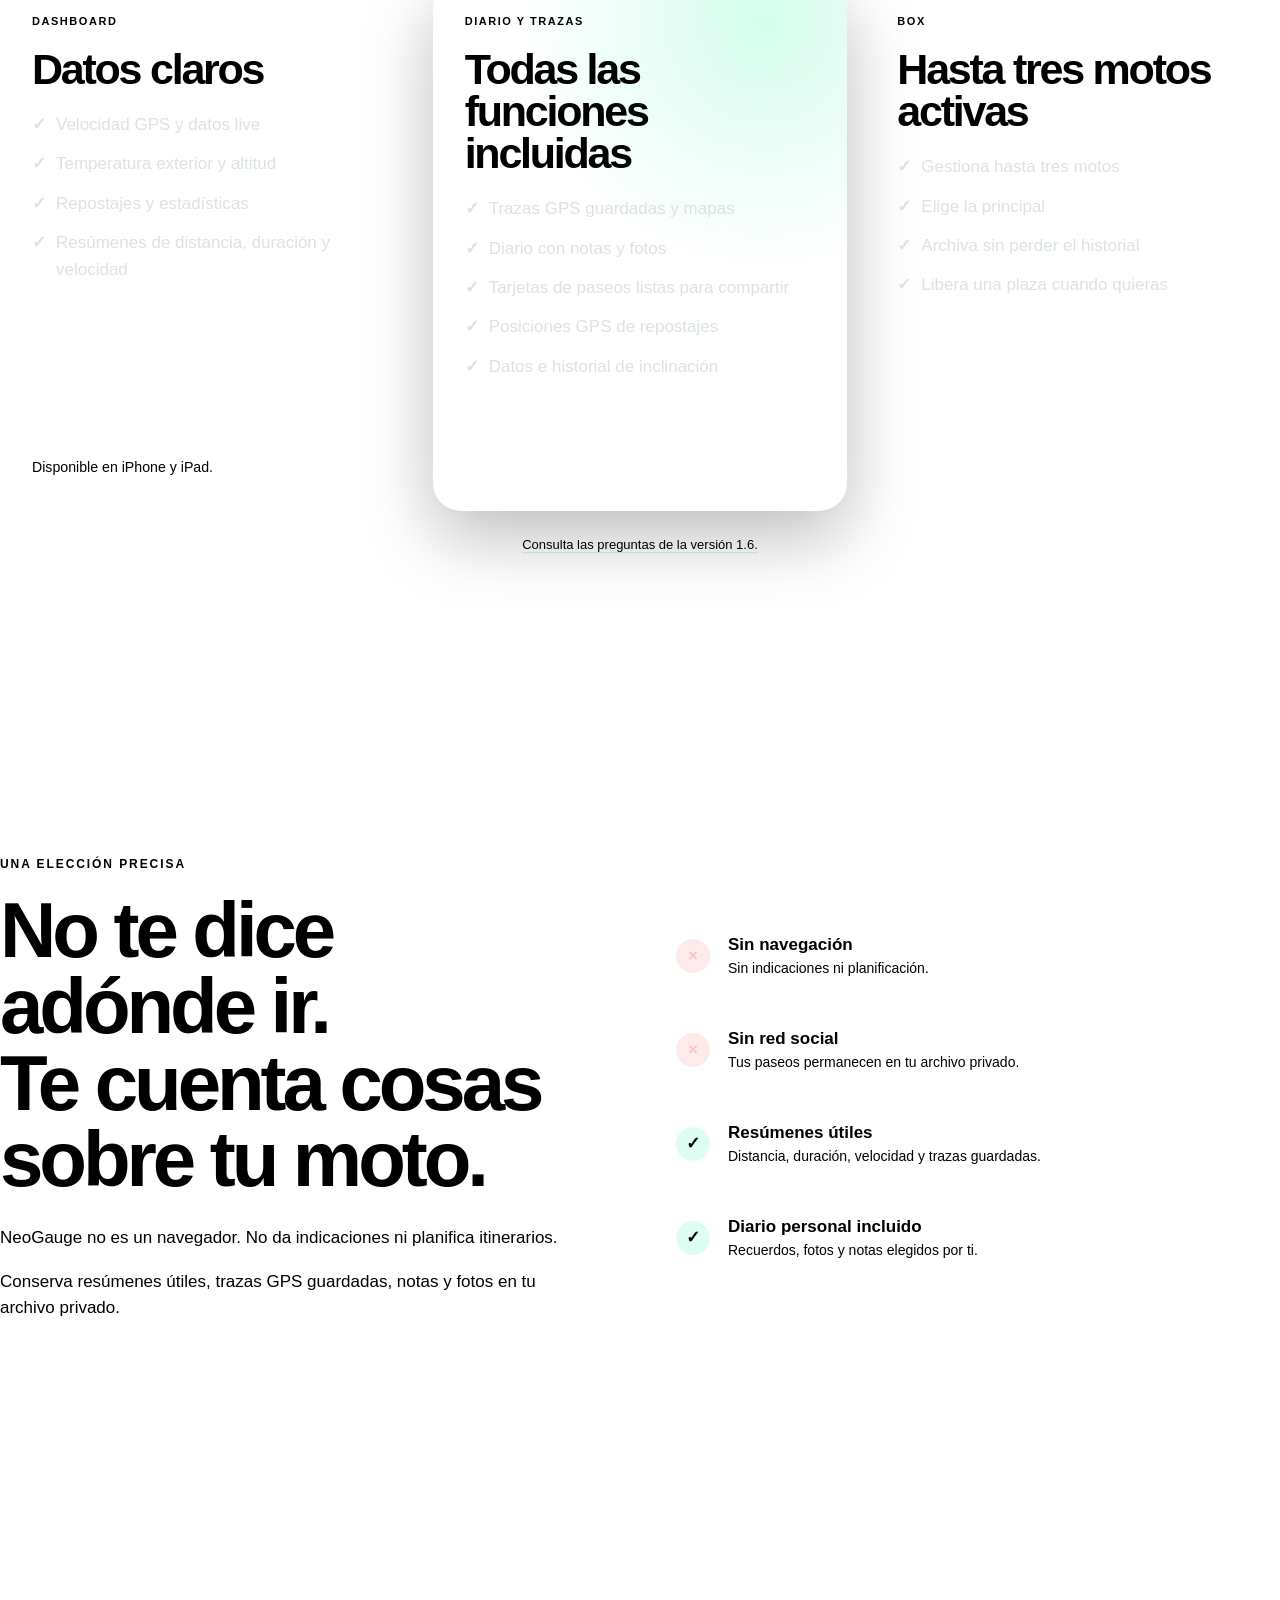
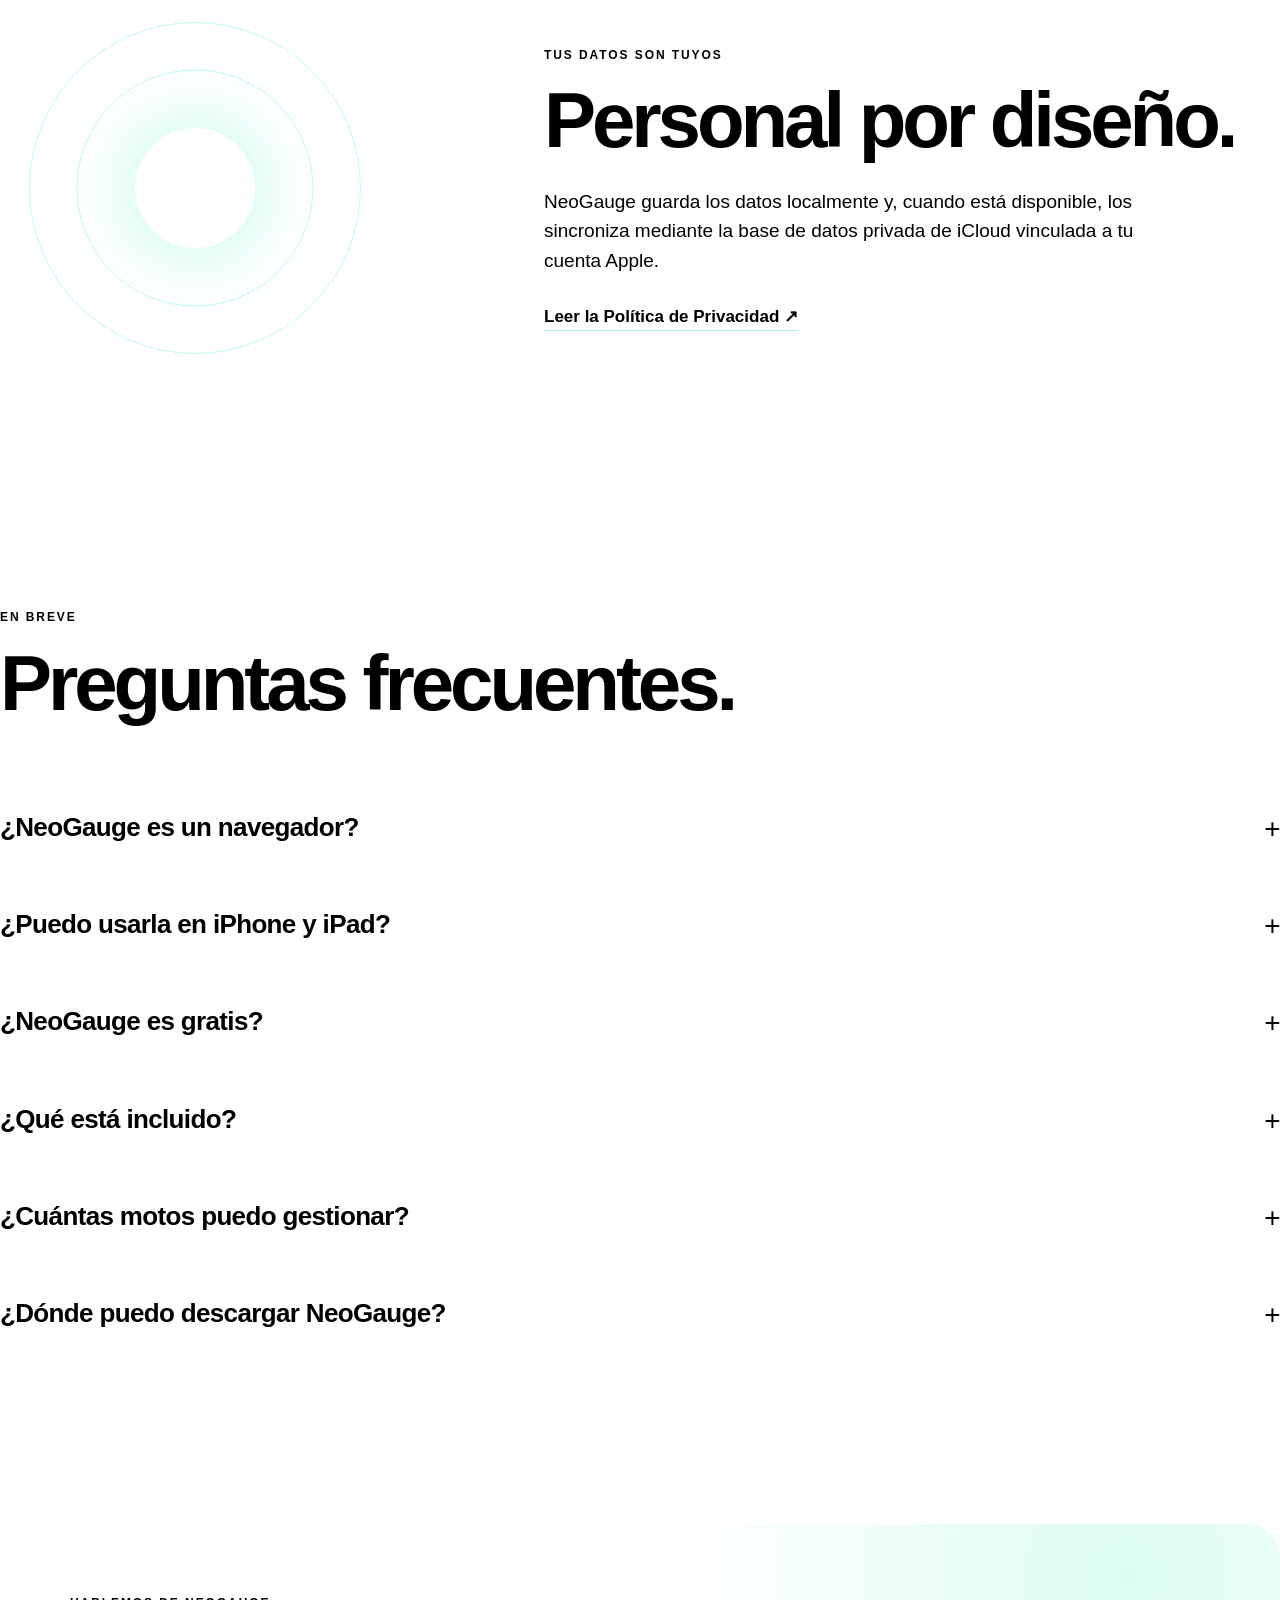
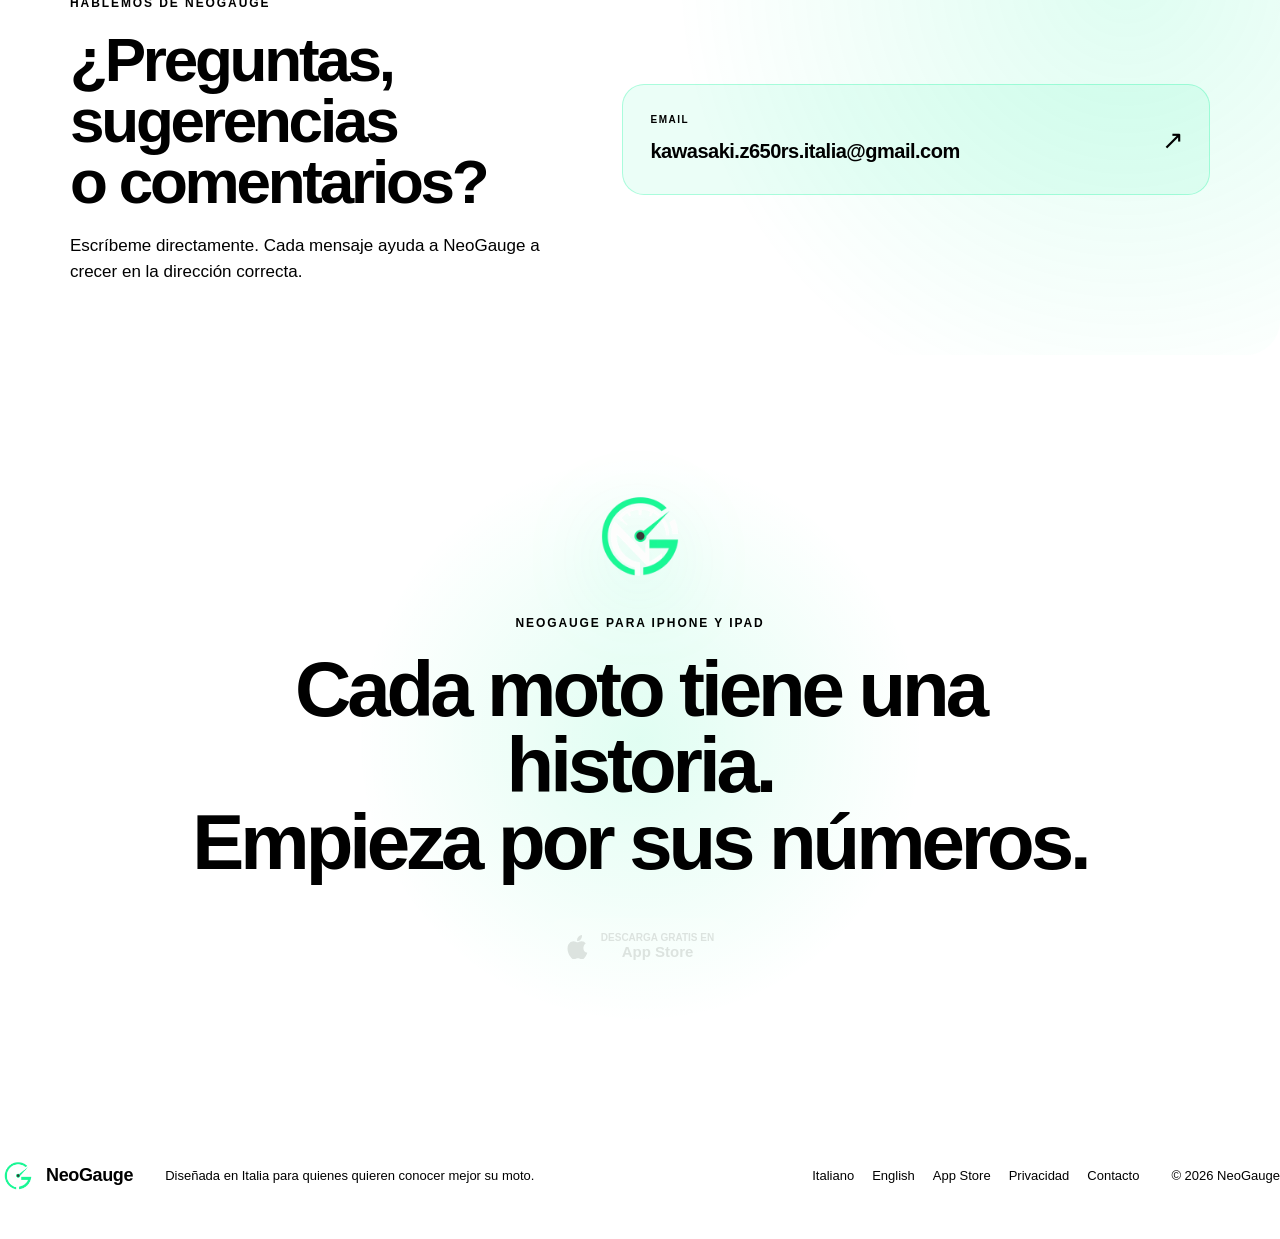
<file: es.html>
<!doctype html>
<html lang="es">
<head>
    <meta charset="utf-8">
    <meta name="viewport" content="width=device-width, initial-scale=1">
    <meta name="theme-color" content="#050807">
    <meta name="apple-itunes-app" content="app-id=6789933831">
    <meta name="description" content="NeoGauge 1.6 es un Dashboard digital completamente gratuito y sin publicidad para iPhone y iPad, con trazas GPS, repostajes, estadísticas, diario y hasta tres motos.">
    <meta property="og:title" content="NeoGauge — La instrumentación digital que le faltaba a tu moto">
    <meta property="og:description" content="Un Dashboard digital para la información que no muestra la instrumentación de tu moto, sin mapas ni navegación.">
    <meta property="og:type" content="website">
    <meta property="og:locale" content="es_ES">
    <meta property="og:url" content="https://djconny.github.io/NeoGauge-Site/es.html">
    <meta property="og:image" content="https://djconny.github.io/NeoGauge-Site/assets/app-icon.png?v=2">
    <title>NeoGauge — La instrumentación digital que le faltaba a tu moto</title>
    <link rel="canonical" href="https://djconny.github.io/NeoGauge-Site/es.html">
    <link rel="icon" href="assets/app-icon.png?v=2">
    <link rel="apple-touch-icon" href="assets/app-icon.png?v=2">
    <link rel="stylesheet" href="styles.css?v=7">
    <script src="script.js" defer></script>
</head>
<body>
    <a class="skip-link" href="#contenido">Ir al contenido</a>
    <header class="site-header">
        <a class="brand" href="#inicio" aria-label="NeoGauge, volver al inicio"><img src="assets/neogauge-logo.png?v=2" alt="" width="44" height="44"><span>NeoGauge</span></a>
        <button class="menu-button" type="button" aria-expanded="false" aria-controls="main-navigation"><span class="sr-only">Abrir el menú</span><span></span><span></span></button>
        <nav id="main-navigation" class="main-navigation" aria-label="Navegación principal">
            <a href="#dashboard">Dashboard</a><a href="#dispositivos">iPhone y iPad</a><a href="#funciones">Funciones</a><a href="#compras">Todo incluido</a><a href="https://apps.apple.com/it/app/neogauge/id6789933831" target="_blank" rel="noopener noreferrer">Descargar</a><a href="#diferencia">Sobre NeoGauge</a><a href="#privacidad">Privacidad</a><a href="#preguntas">Preguntas</a><a href="#contacto">Contacto</a>
            <span class="language-switcher" aria-label="Idioma"><a href="index.html">IT</a><a href="en.html">EN</a><a class="is-active" href="es.html" aria-current="page">ES</a></span>
        </nav>
    </header>

    <main id="contenido">
        <section id="inicio" class="hero section-shell"><div class="hero-copy"><p class="eyebrow">Un Dashboard digital para tu moto</p><h1>La instrumentación<br><span>que te faltaba.</span></h1><p class="hero-intro">NeoGauge está pensada para complementar motos con velocímetro analógico o una pantalla LCD sencilla, llevando a tu iPhone la velocidad GPS, la temperatura exterior, la altitud y la información de conducción de forma clara.</p><div class="hero-actions"><a class="primary-button" href="#dashboard">Descubre el Dashboard</a><a class="store-status" href="https://apps.apple.com/it/app/neogauge/id6789933831" target="_blank" rel="noopener noreferrer" aria-label="Descargar NeoGauge desde el App Store"><svg aria-hidden="true" viewBox="0 0 24 24"><path d="M16.7 13.1c0-2.7 2.2-4 2.3-4.1a5 5 0 0 0-3.9-2.1c-1.6-.2-3.2 1-4 1-1 0-2.4-1-3.9-1a5.8 5.8 0 0 0-4.8 3c-2 3.5-.5 8.7 1.5 11.5 1 1.4 2.1 3 3.7 2.9 1.5-.1 2.1-1 3.9-1s2.3 1 3.9 1c1.6 0 2.6-1.4 3.5-2.9a12.7 12.7 0 0 0 1.6-3.3 4.9 4.9 0 0 1-3.8-5Zm-2.6-7.9A5 5 0 0 0 15.3 1a5.1 5.1 0 0 0-3.4 1.7 4.7 4.7 0 0 0-1.2 4 4.2 4.2 0 0 0 3.4-1.5Z"/></svg><span><small>Descarga gratis en</small>App Store</span></a></div><div class="hero-points" aria-label="Características principales"><span>Datos live legibles</span><span>Sin navegación</span><span>Diseñada para conducir</span></div></div><div class="hero-visual dashboard-hero-visual" aria-label="Vista previa del Dashboard NeoGauge"><div class="ambient-glow"></div><img class="real-dashboard-hero" src="assets/iphone-dashboard.jpg" alt="Dashboard real de NeoGauge en iPhone con velocidad GPS, temperatura y altitud"><p class="dashboard-preview-caption">Una pantalla real del Dashboard NeoGauge en iPhone.</p></div></section>

        <section id="dashboard" class="dashboard-story section-shell" aria-labelledby="dashboard-title"><div class="dashboard-story-copy reveal"><p class="eyebrow">Aquí nació NeoGauge</p><h2 id="dashboard-title">Información moderna.<br><span>También en una moto analógica.</span></h2><p>Muchas motos clásicas y modern-retro — como la Kawasaki Z650RS que dio origen a la idea — conservan el encanto del velocímetro de aguja, pero muestran muy poca información en su pequeña pantalla LCD.</p><p>NeoGauge convierte el iPhone en un instrumento digital complementario: legible en horizontal, pensado para permanecer visible mientras lo usas y centrado en la información que necesitas de un vistazo.</p><p class="dashboard-safety-note">No sustituye la instrumentación original y no es un navegador.</p></div><div class="dashboard-facts reveal" aria-label="Información del Dashboard"><div><span>01</span><p><strong>Velocidad GPS</strong><small>Grande, digital e inmediata.</small></p></div><div><span>02</span><p><strong>Temperatura exterior</strong><small>Con las condiciones meteorológicas disponibles.</small></p></div><div><span>03</span><p><strong>Altitud y dirección</strong><small>Datos y estado de la señal GPS.</small></p></div><div><span>04</span><p><strong>Resumen de la sesión</strong><small>Distancia, duración y velocidad media.</small></p></div><div><span>05</span><p><strong>Ángulo de inclinación</strong><small>Estimación live opcional en iPhone; historial y gestión incluidos.</small></p></div></div></section>

        <section id="dispositivos" class="device-versions section-shell" aria-labelledby="devices-title"><div class="section-heading reveal"><p class="eyebrow">Dos interfaces, los mismos datos</p><h2 id="devices-title">NeoGauge en iPhone.<br><span>NeoGauge en iPad.</span></h2><p>La misma moto y la misma información, adaptadas al espacio disponible en cada dispositivo.</p></div><div class="device-version-grid"><a class="device-version-card iphone-version reveal" href="#funciones"><div class="device-version-copy"><span>iPhone</span><h3>El Dashboard y todo lo demás, siempre contigo.</h3><p>Datos live durante la conducción, repostajes, estadísticas y recuerdos en una interfaz pensada para iPhone.</p><strong>Descubre la versión iPhone <i aria-hidden="true">→</i></strong></div><img src="assets/iphone-garage-redacted.jpg" alt="Pantalla real de NeoGauge en iPhone con la moto seleccionada" loading="lazy"></a><a class="device-version-card ipad-version reveal" href="#funciones"><div class="device-version-copy"><span>iPad</span><h3>Más espacio para entender tu moto.</h3><p>Box, repostajes, kilometraje y estadísticas aprovechan una vista más amplia con la misma organización de datos.</p><strong>Descubre la versión iPad <i aria-hidden="true">→</i></strong></div><img src="assets/ipad-garage.jpg" alt="Pantalla real de NeoGauge en iPad con menú lateral y moto seleccionada" loading="lazy"></a></div></section>

        <section class="statement section-shell" aria-labelledby="statement-title"><p class="eyebrow">Todo creció desde el Dashboard</p><h2 id="statement-title">Primero los datos en movimiento.<br><span>Después la historia de la moto.</span></h2><p>La necesidad de ver mejor la información durante la conducción dio lugar a repostajes, estadísticas, resúmenes numéricos y un diario personal. En NeoGauge 1.6 todo lo disponible está incluido y sin publicidad.</p></section>

        <section id="funciones" class="features section-shell" aria-labelledby="features-title"><div class="section-heading"><p class="eyebrow">El ecosistema alrededor del Dashboard</p><h2 id="features-title">Los datos no terminan<br>cuando aparcas la moto.</h2></div><div class="feature-grid"><article class="feature-card feature-card-wide reveal"><span class="feature-number">01</span><div><p class="feature-label">Repostajes</p><h3>Cada repostaje se convierte en información.</h3><p>Registra litros, precio y kilómetros. NeoGauge organiza el historial y hace más claros el consumo y los costes.</p></div><div class="fuel-visual" aria-hidden="true"><div><span>MEDIA</span><strong>19,8</strong><small>km/l</small></div><svg viewBox="0 0 220 100"><path d="M2 83 C32 78 42 38 72 54 S116 88 142 43 S185 32 218 12"/></svg></div></article><article class="feature-card reveal"><span class="feature-number">02</span><div class="feature-icon chart-icon" aria-hidden="true"><i></i><i></i><i></i><i></i></div><p class="feature-label">Estadísticas</p><h3>La visión completa, año tras año.</h3><p>Compara kilómetros, combustible, gastos y medias con tarjetas y gráficos creados a partir de tus datos.</p></article><article class="feature-card reveal"><span class="feature-number">03</span><div class="feature-icon diary-icon" aria-hidden="true"><i></i><i></i><i></i></div><p class="feature-label">Diario</p><h3>Los números recuerdan. Tú añades el resto.</h3><p>Añade fotos y notas personales y crea una tarjeta del paseo lista para compartir. Todas las funciones actuales están incluidas.</p></article><article class="feature-card feature-card-dark reveal"><span class="feature-number">04</span><div class="feature-icon garage-icon" aria-hidden="true">NG</div><p class="feature-label">Box</p><h3>Tu moto tiene su propio espacio.</h3><p>Gestiona hasta tres motos activas, archiva una sin perder su historial y elige tu moto principal.</p></article></div></section>

        <section id="compras" class="purchase-overview section-shell" aria-labelledby="purchase-title"><div class="section-heading reveal"><p class="eyebrow">Simple y transparente</p><h2 id="purchase-title">Todo incluido.<br><span>Sin suscripciones.</span></h2><p>NeoGauge 1.6 es completamente gratuita y sin publicidad. Todas las funciones disponibles están incluidas para todos.</p></div><div class="purchase-card-grid"><article class="purchase-card reveal"><span class="purchase-kicker">Dashboard</span><h3>Datos claros</h3><ul><li>Velocidad GPS y datos live</li><li>Temperatura exterior y altitud</li><li>Repostajes y estadísticas</li><li>Resúmenes de distancia, duración y velocidad</li></ul><small>Disponible en iPhone y iPad.</small></article><article class="purchase-card purchase-card-featured reveal"><span class="purchase-kicker">Diario y trazas</span><h3>Todas las funciones incluidas</h3><ul><li>Trazas GPS guardadas y mapas</li><li>Diario con notas y fotos</li><li>Tarjetas de paseos listas para compartir</li><li>Posiciones GPS de repostajes</li><li>Datos e historial de inclinación</li></ul></article><article class="purchase-card reveal"><span class="purchase-kicker">Box</span><h3>Hasta tres motos activas</h3><ul><li>Gestiona hasta tres motos</li><li>Elige la principal</li><li>Archiva sin perder el historial</li><li>Libera una plaza cuando quieras</li></ul></article></div><p class="purchase-footnote"><a href="#preguntas">Consulta las preguntas de la versión 1.6.</a></p></section>

        <section id="diferencia" class="difference section-shell" aria-labelledby="difference-title"><div class="difference-copy reveal"><p class="eyebrow">Una elección precisa</p><h2 id="difference-title">No te dice adónde ir.<br><span>Te cuenta cosas sobre tu moto.</span></h2><p>NeoGauge no es un navegador. No da indicaciones ni planifica itinerarios.</p><p>Conserva resúmenes útiles, trazas GPS guardadas, notas y fotos en tu archivo privado.</p></div><div class="difference-list reveal" aria-label="Lo que NeoGauge hace y no hace"><div><span class="not-included">×</span><p><strong>Sin navegación</strong><small>Sin indicaciones ni planificación.</small></p></div><div><span class="not-included">×</span><p><strong>Sin red social</strong><small>Tus paseos permanecen en tu archivo privado.</small></p></div><div><span class="included">✓</span><p><strong>Resúmenes útiles</strong><small>Distancia, duración, velocidad y trazas guardadas.</small></p></div><div><span class="included">✓</span><p><strong>Diario personal incluido</strong><small>Recuerdos, fotos y notas elegidos por ti.</small></p></div></div></section>

        <section id="privacidad" class="privacy section-shell" aria-labelledby="privacy-title"><div class="privacy-orbit" aria-hidden="true"><span></span><span></span><span></span></div><div class="privacy-copy reveal"><p class="eyebrow">Tus datos son tuyos</p><h2 id="privacy-title">Personal por diseño.</h2><p>NeoGauge guarda los datos localmente y, cuando está disponible, los sincroniza mediante la base de datos privada de iCloud vinculada a tu cuenta Apple.</p><a class="text-link" href="https://djconny.github.io/NeoGauge-Privacy/" target="_blank" rel="noopener noreferrer">Leer la Política de Privacidad <span aria-hidden="true">↗</span></a></div></section>

        <section id="preguntas" class="faq section-shell" aria-labelledby="faq-title"><div class="section-heading"><p class="eyebrow">En breve</p><h2 id="faq-title">Preguntas frecuentes.</h2></div><div class="faq-list"><details><summary>¿NeoGauge es un navegador?<span>+</span></summary><p>No. NeoGauge no ofrece indicaciones ni planificación. Las trazas GPS guardadas son un registro personal de tus propios paseos.</p></details><details><summary>¿Puedo usarla en iPhone y iPad?<span>+</span></summary><p>Sí. NeoGauge utiliza el mismo modelo de datos con una interfaz adaptada a los dos dispositivos.</p></details><details><summary>¿NeoGauge es gratis?<span>+</span></summary><p>Sí. NeoGauge 1.6 es completamente gratuita y sin publicidad. Todas las funciones actuales están incluidas.</p></details><details><summary>¿Qué está incluido?<span>+</span></summary><p>Dashboard, trazas GPS guardadas, diario con fotos, compartir, ubicaciones de repostajes, estadísticas, datos de inclinación y hasta tres motos activas.</p></details><details><summary>¿Cuántas motos puedo gestionar?<span>+</span></summary><p>El Box admite hasta tres motos activas. Archiva una para liberar una plaza y conservar su historial.</p></details><details><summary>¿Dónde puedo descargar NeoGauge?<span>+</span></summary><p>NeoGauge es gratis en el App Store para iPhone y iPad. <a class="inline-link" href="https://apps.apple.com/it/app/neogauge/id6789933831" target="_blank" rel="noopener noreferrer">Abrir la página oficial del App Store.</a></p></details></div></section>

        <section id="contacto" class="contact section-shell reveal" aria-labelledby="contact-title"><div><p class="eyebrow">Hablemos de NeoGauge</p><h2 id="contact-title">¿Preguntas, sugerencias<br>o comentarios?</h2><p>Escríbeme directamente. Cada mensaje ayuda a NeoGauge a crecer en la dirección correcta.</p></div><a class="email-card" href="mailto:kawasaki.z650rs.italia@gmail.com"><span>EMAIL</span><strong>kawasaki.z650rs.italia@gmail.com</strong><i aria-hidden="true">↗</i></a></section>

        <section class="final-cta section-shell" aria-labelledby="final-title"><img src="assets/neogauge-logo.png?v=2" alt="" width="104" height="104"><p class="eyebrow">NeoGauge para iPhone y iPad</p><h2 id="final-title">Cada moto tiene una historia.<br><span>Empieza por sus números.</span></h2><a class="store-status store-status-large" href="https://apps.apple.com/it/app/neogauge/id6789933831" target="_blank" rel="noopener noreferrer" aria-label="Descargar NeoGauge desde el App Store"><svg aria-hidden="true" viewBox="0 0 24 24"><path d="M16.7 13.1c0-2.7 2.2-4 2.3-4.1a5 5 0 0 0-3.9-2.1c-1.6-.2-3.2 1-4 1-1 0-2.4-1-3.9-1a5.8 5.8 0 0 0-4.8 3c-2 3.5-.5 8.7 1.5 11.5 1 1.4 2.1 3 3.7 2.9 1.5-.1 2.1-1 3.9-1s2.3 1 3.9 1c1.6 0 2.6-1.4 3.5-2.9a12.7 12.7 0 0 0 1.6-3.3 4.9 4.9 0 0 1-3.8-5Zm-2.6-7.9A5 5 0 0 0 15.3 1a5.1 5.1 0 0 0-3.4 1.7 4.7 4.7 0 0 0-1.2 4 4.2 4.2 0 0 0 3.4-1.5Z"/></svg><span><small>Descarga gratis en</small>App Store</span></a></section>
    </main>
    <footer class="site-footer section-shell"><div class="brand footer-brand"><img src="assets/neogauge-logo.png?v=2" alt="" width="36" height="36"><span>NeoGauge</span></div><p>Diseñada en Italia para quienes quieren conocer mejor su moto.</p><div class="footer-links"><a href="index.html">Italiano</a><a href="en.html">English</a><a href="https://apps.apple.com/it/app/neogauge/id6789933831" target="_blank" rel="noopener noreferrer">App Store</a><a href="https://djconny.github.io/NeoGauge-Privacy/" target="_blank" rel="noopener noreferrer">Privacidad</a><a href="mailto:kawasaki.z650rs.italia@gmail.com">Contacto</a></div><p class="copyright">© <span id="current-year">2026</span> NeoGauge</p></footer>
</body>
</html>
</file>
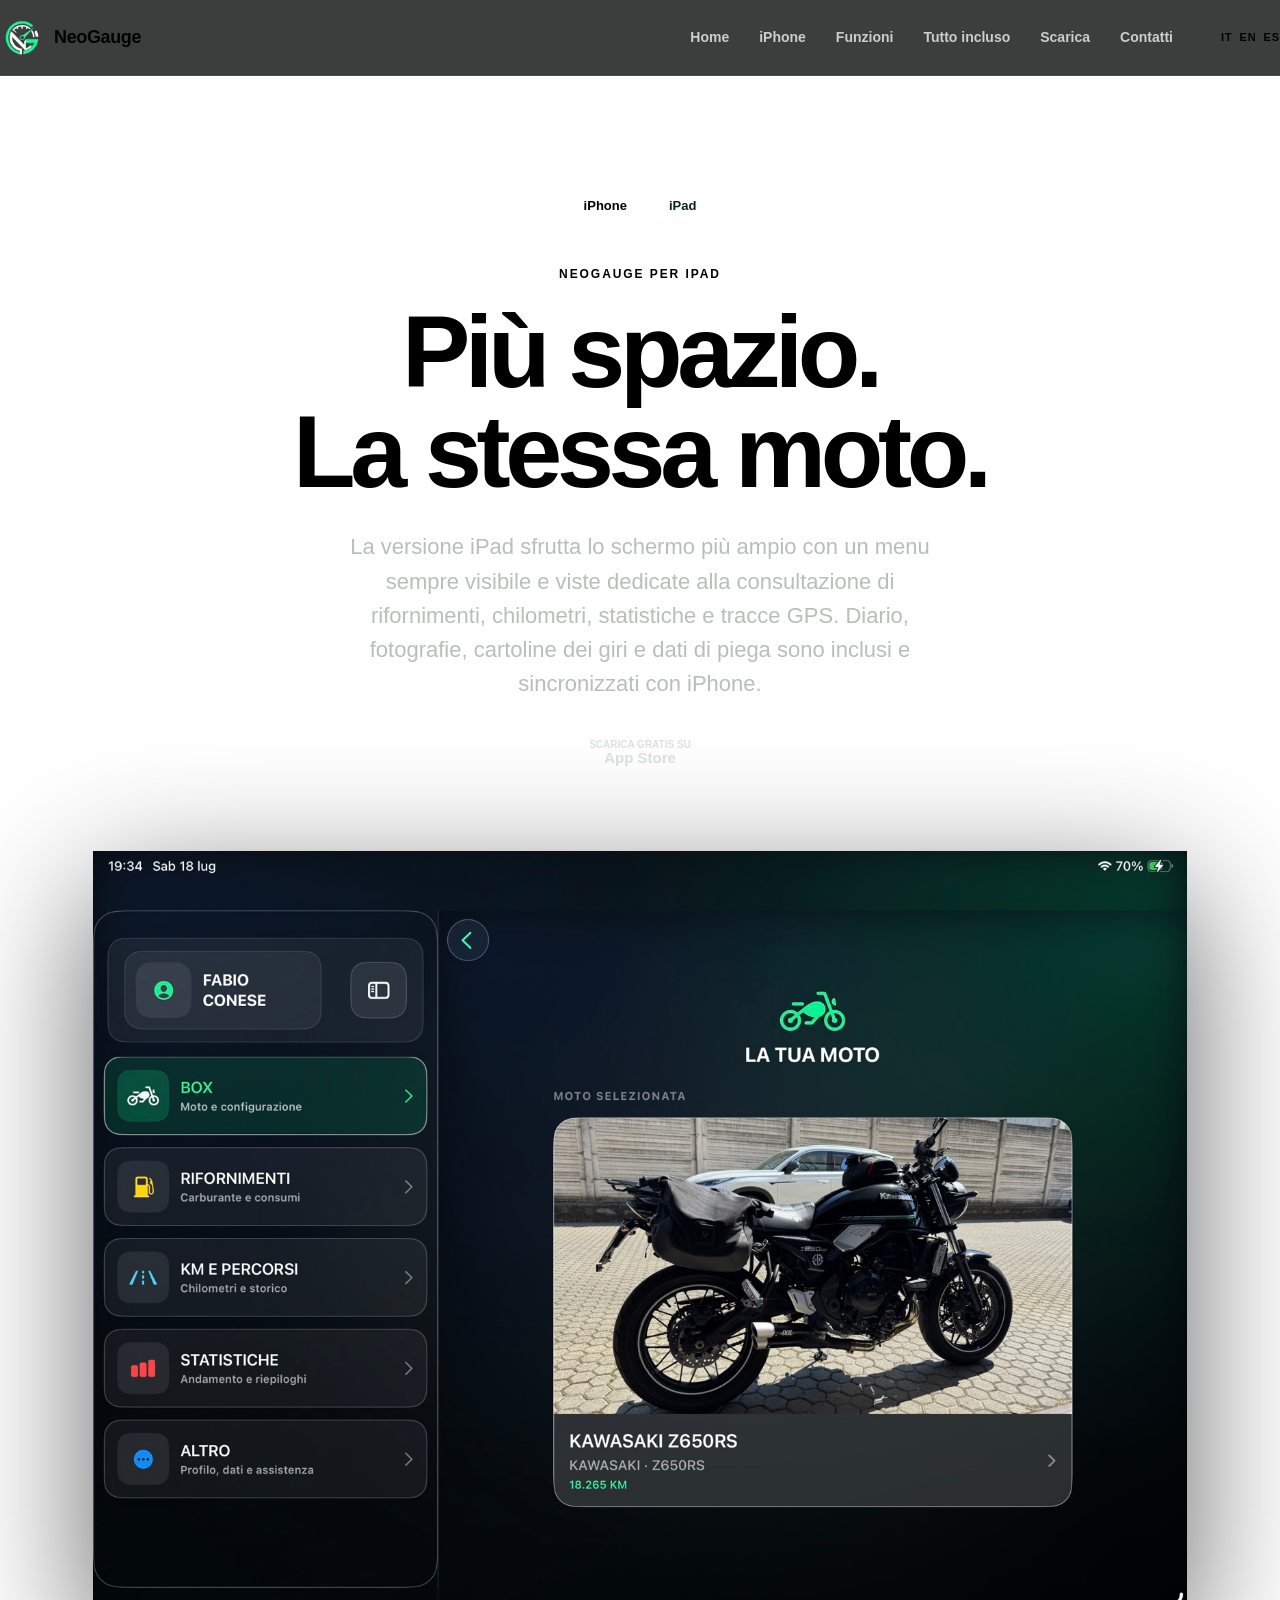
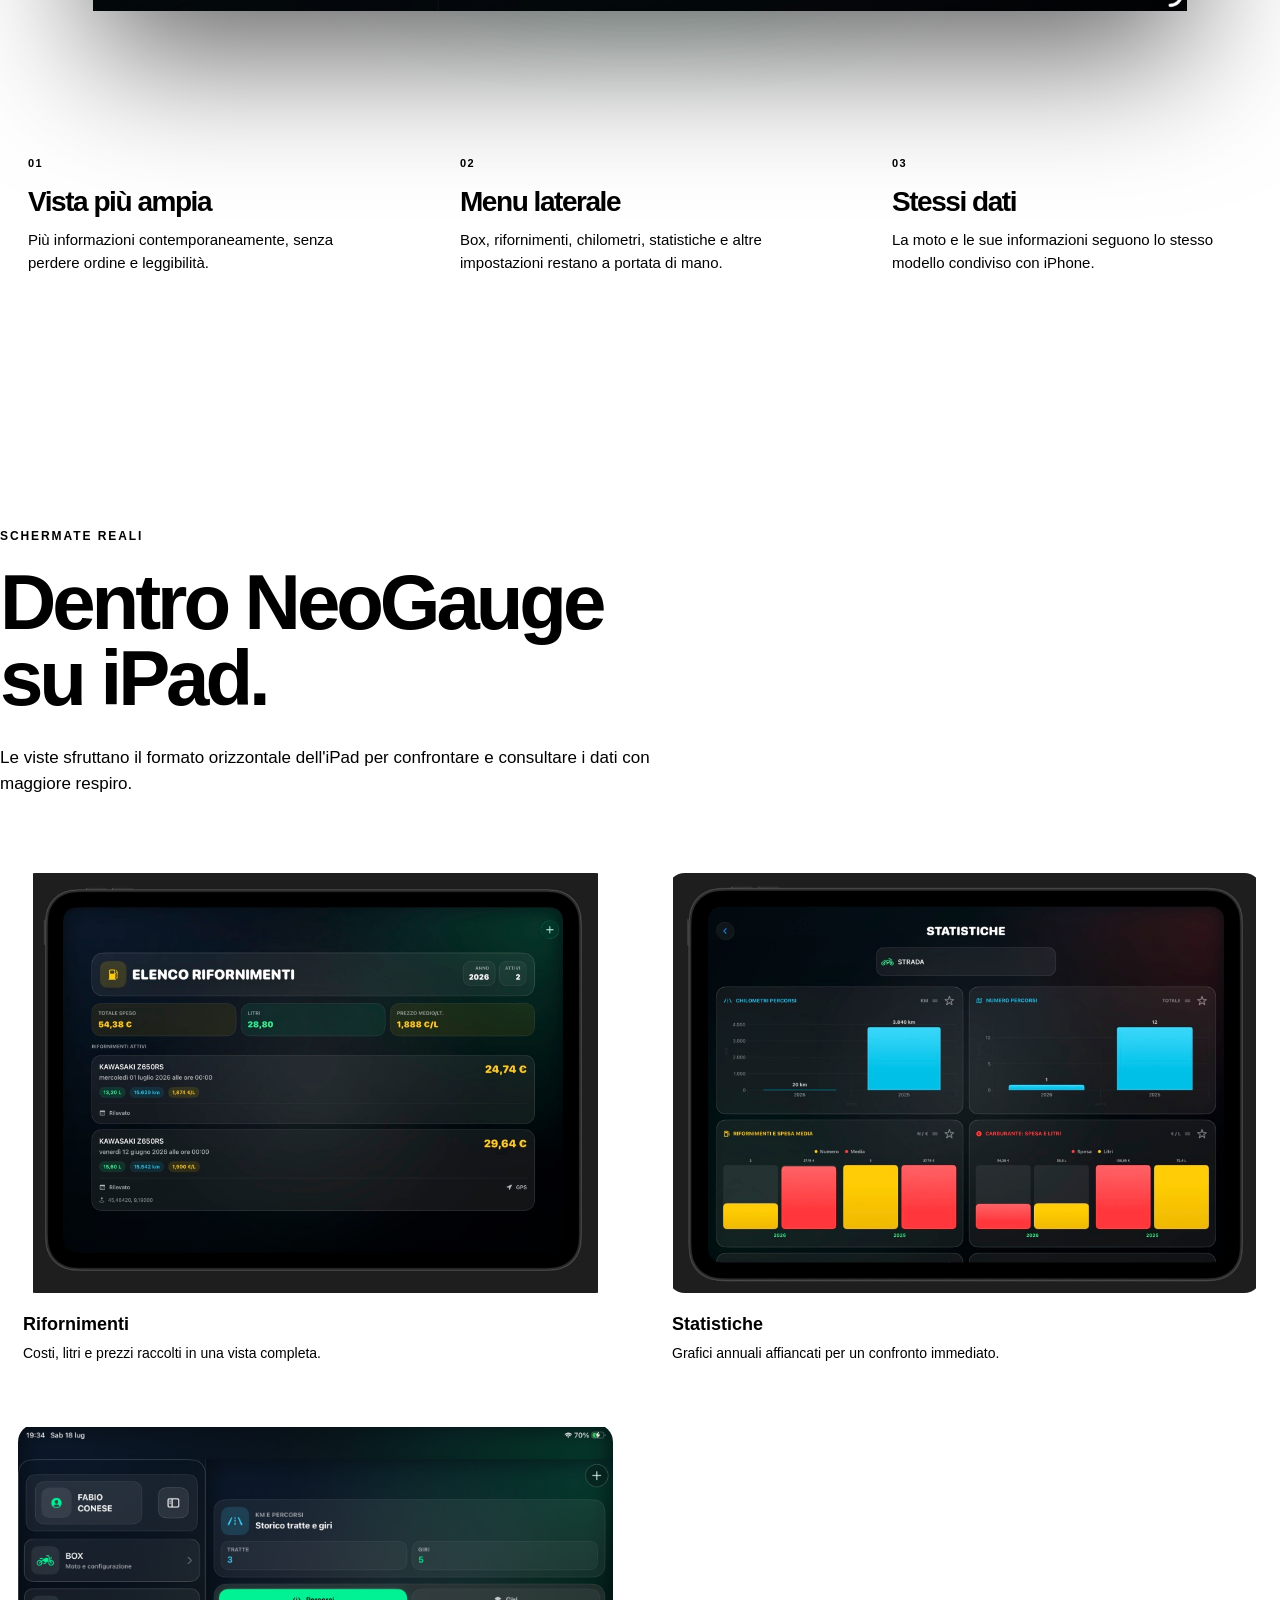
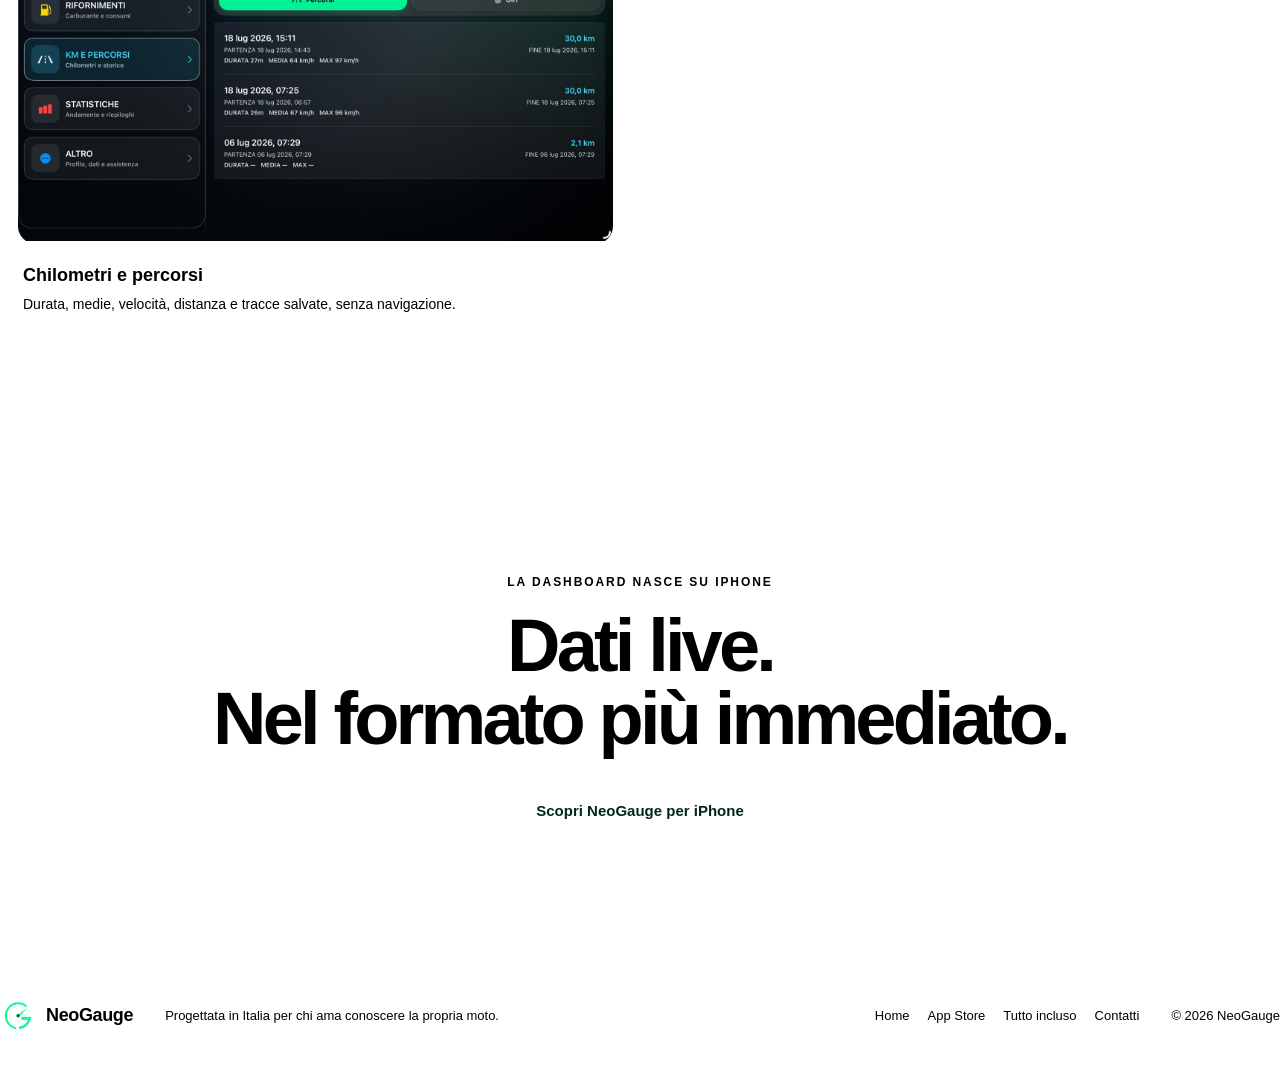
<file: ipad.html>
<!doctype html>
<html lang="it">
<head>
    <meta charset="utf-8">
    <meta name="viewport" content="width=device-width, initial-scale=1">
    <meta name="theme-color" content="#050807">
    <meta name="apple-itunes-app" content="app-id=6789933831">
    <meta name="description" content="Scopri NeoGauge 1.6 su iPad: una vista più ampia e gratuita per moto, rifornimenti, tracce GPS e statistiche, senza pubblicità.">
    <title>NeoGauge per iPad — I dati della moto su uno schermo più grande</title>
    <link rel="canonical" href="https://djconny.github.io/NeoGauge-Site/ipad.html">
    <link rel="icon" href="assets/app-icon.png?v=2">
    <link rel="apple-touch-icon" href="assets/app-icon.png?v=2">
    <link rel="stylesheet" href="styles.css?v=7">
    <script src="script.js" defer></script>
</head>
<body>
    <a class="skip-link" href="#contenuto">Vai al contenuto</a>

    <header class="site-header">
        <a class="brand" href="index.html" aria-label="NeoGauge, torna alla pagina iniziale">
            <img src="assets/neogauge-logo.png?v=2" alt="" width="44" height="44">
            <span>NeoGauge</span>
        </a>
        <button class="menu-button" type="button" aria-expanded="false" aria-controls="main-navigation">
            <span class="sr-only">Apri il menu</span><span></span><span></span>
        </button>
        <nav id="main-navigation" class="main-navigation" aria-label="Navigazione principale">
            <a href="index.html">Home</a>
            <a href="iphone.html">iPhone</a>
            <a href="index.html#funzioni">Funzioni</a>
            <a href="acquisti.html">Tutto incluso</a>
            <a href="https://apps.apple.com/it/app/neogauge/id6789933831" target="_blank" rel="noopener noreferrer">Scarica</a>
            <a href="index.html#contatti">Contatti</a>
            <span class="language-switcher" aria-label="Lingua"><a class="is-active" href="index.html" aria-current="page">IT</a><a href="en.html">EN</a><a href="es.html">ES</a></span>
        </nav>
    </header>

    <main id="contenuto" class="product-main">
        <section class="product-hero section-shell">
            <div class="product-switch" aria-label="Versione selezionata">
                <a href="iphone.html">iPhone</a><span>iPad</span>
            </div>
            <p class="eyebrow">NeoGauge per iPad</p>
            <h1>Più spazio.<br><span>La stessa moto.</span></h1>
            <p class="hero-intro">La versione iPad sfrutta lo schermo più ampio con un menu sempre visibile e viste dedicate alla consultazione di rifornimenti, chilometri, statistiche e tracce GPS. Diario, fotografie, cartoline dei giri e dati di piega sono inclusi e sincronizzati con iPhone.</p>
            <div class="product-hero-actions"><a class="store-status" href="https://apps.apple.com/it/app/neogauge/id6789933831" target="_blank" rel="noopener noreferrer" aria-label="Scarica NeoGauge dall'App Store"><span><small>Scarica gratis su</small>App Store</span></a></div>
            <div class="product-hero-media">
                <img src="assets/ipad-garage.jpg" alt="Schermata reale NeoGauge per iPad con menu laterale e Kawasaki Z650RS" width="1600" height="1112">
            </div>
        </section>

        <section class="product-highlights section-shell" aria-label="Punti di forza della versione iPad">
            <article><span>01</span><h2>Vista più ampia</h2><p>Più informazioni contemporaneamente, senza perdere ordine e leggibilità.</p></article>
            <article><span>02</span><h2>Menu laterale</h2><p>Box, rifornimenti, chilometri, statistiche e altre impostazioni restano a portata di mano.</p></article>
            <article><span>03</span><h2>Stessi dati</h2><p>La moto e le sue informazioni seguono lo stesso modello condiviso con iPhone.</p></article>
        </section>

        <section class="real-gallery section-shell" aria-labelledby="ipad-gallery-title">
            <div class="section-heading">
                <p class="eyebrow">Schermate reali</p>
                <h2 id="ipad-gallery-title">Dentro NeoGauge<br><span>su iPad.</span></h2>
                <p>Le viste sfruttano il formato orizzontale dell'iPad per confrontare e consultare i dati con maggiore respiro.</p>
            </div>
            <div class="gallery-grid ipad-gallery">
                <figure>
                    <img src="assets/ipad-refuelings.jpg" alt="Elenco rifornimenti in NeoGauge per iPad" loading="lazy">
                    <figcaption><strong>Rifornimenti</strong><span>Costi, litri e prezzi raccolti in una vista completa.</span></figcaption>
                </figure>
                <figure>
                    <img src="assets/ipad-statistics.jpg" alt="Statistiche annuali in NeoGauge per iPad" loading="lazy">
                    <figcaption><strong>Statistiche</strong><span>Grafici annuali affiancati per un confronto immediato.</span></figcaption>
                </figure>
                <figure>
                    <img src="assets/ipad-routes.jpg" alt="Riepilogo chilometri e percorsi in NeoGauge per iPad" loading="lazy">
                    <figcaption><strong>Chilometri e percorsi</strong><span>Durata, medie, velocità, distanza e tracce salvate, senza navigazione.</span></figcaption>
                </figure>
            </div>
        </section>

        <section class="product-end section-shell">
            <p class="eyebrow">La Dashboard nasce su iPhone</p>
            <h2>Dati live.<br><span>Nel formato più immediato.</span></h2>
            <a class="primary-button" href="iphone.html">Scopri NeoGauge per iPhone</a>
        </section>
    </main>

    <footer class="site-footer section-shell">
        <div class="brand footer-brand"><img src="assets/neogauge-logo.png?v=2" alt="" width="36" height="36"><span>NeoGauge</span></div>
        <p>Progettata in Italia per chi ama conoscere la propria moto.</p>
        <div class="footer-links"><a href="index.html">Home</a><a href="https://apps.apple.com/it/app/neogauge/id6789933831" target="_blank" rel="noopener noreferrer">App Store</a><a href="acquisti.html">Tutto incluso</a><a href="mailto:kawasaki.z650rs.italia@gmail.com">Contatti</a></div>
        <p class="copyright">© <span id="current-year">2026</span> NeoGauge</p>
    </footer>
</body>
</html>
</file>
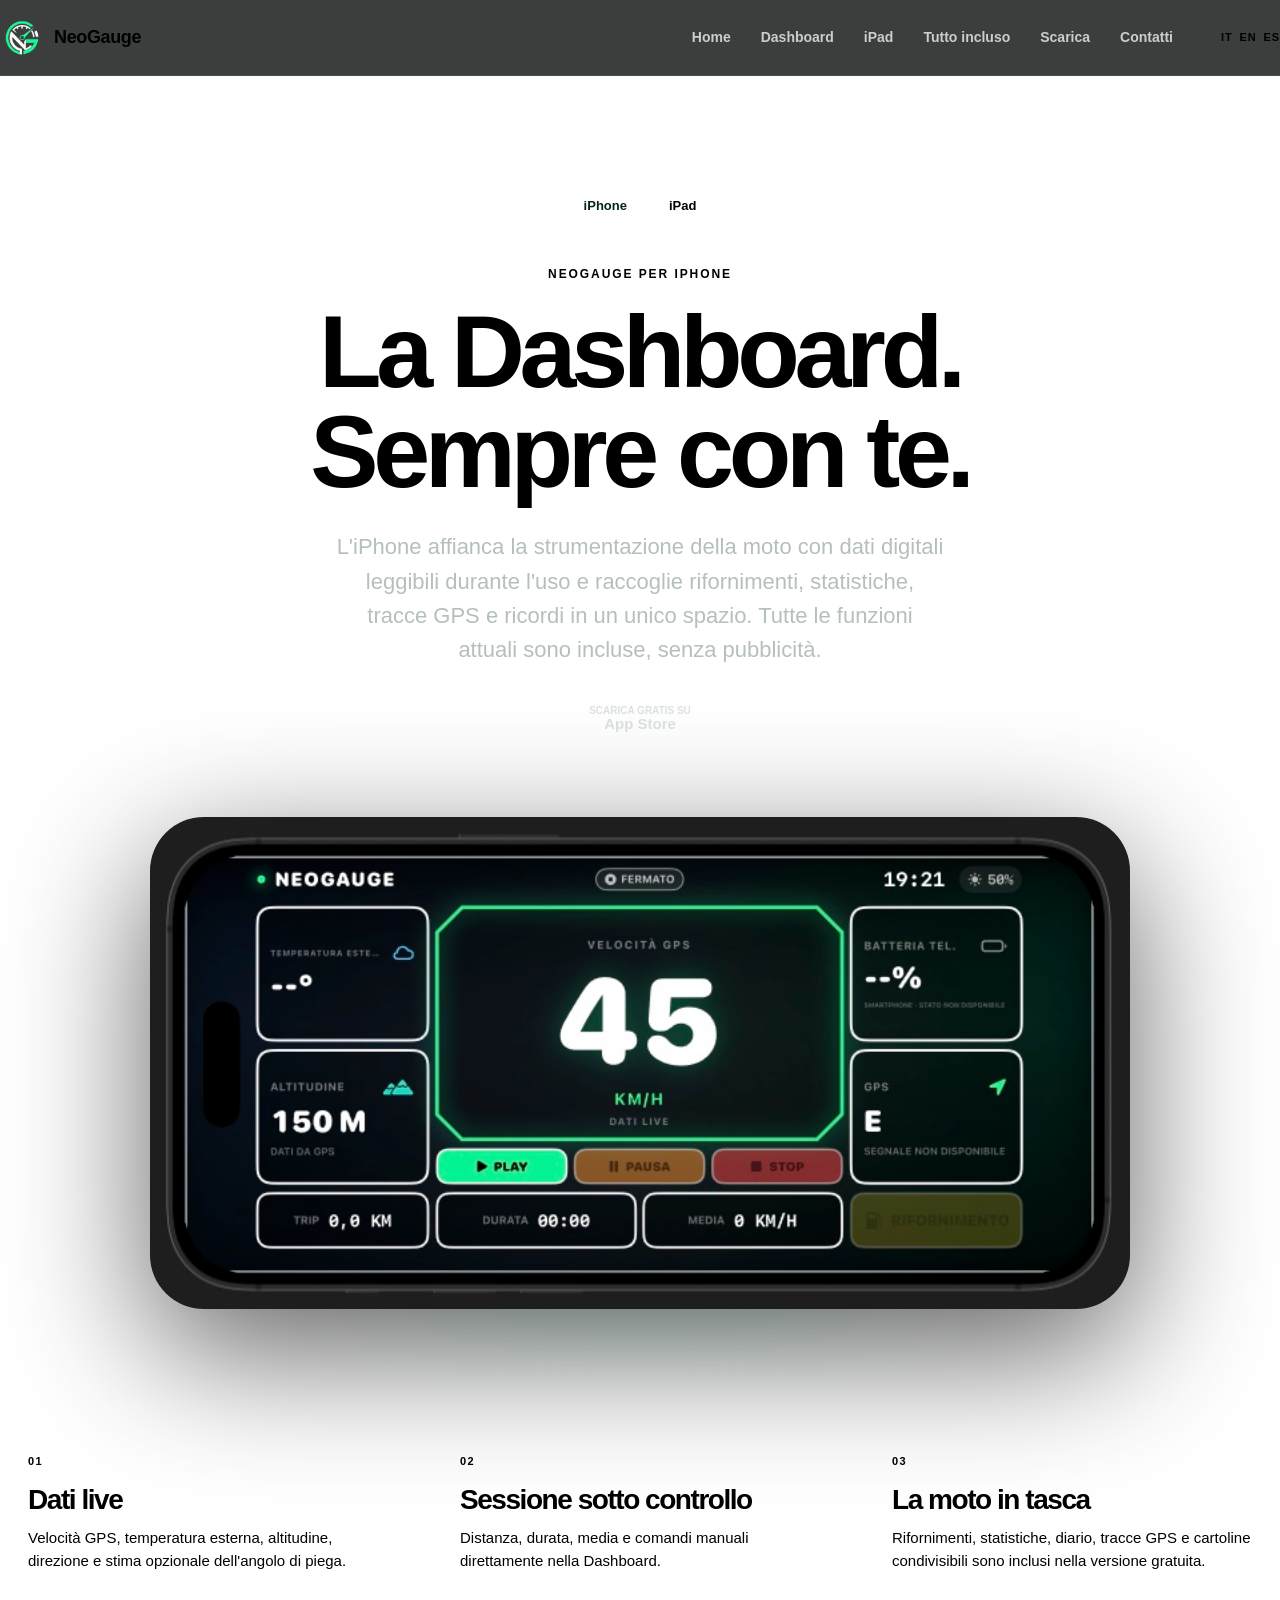
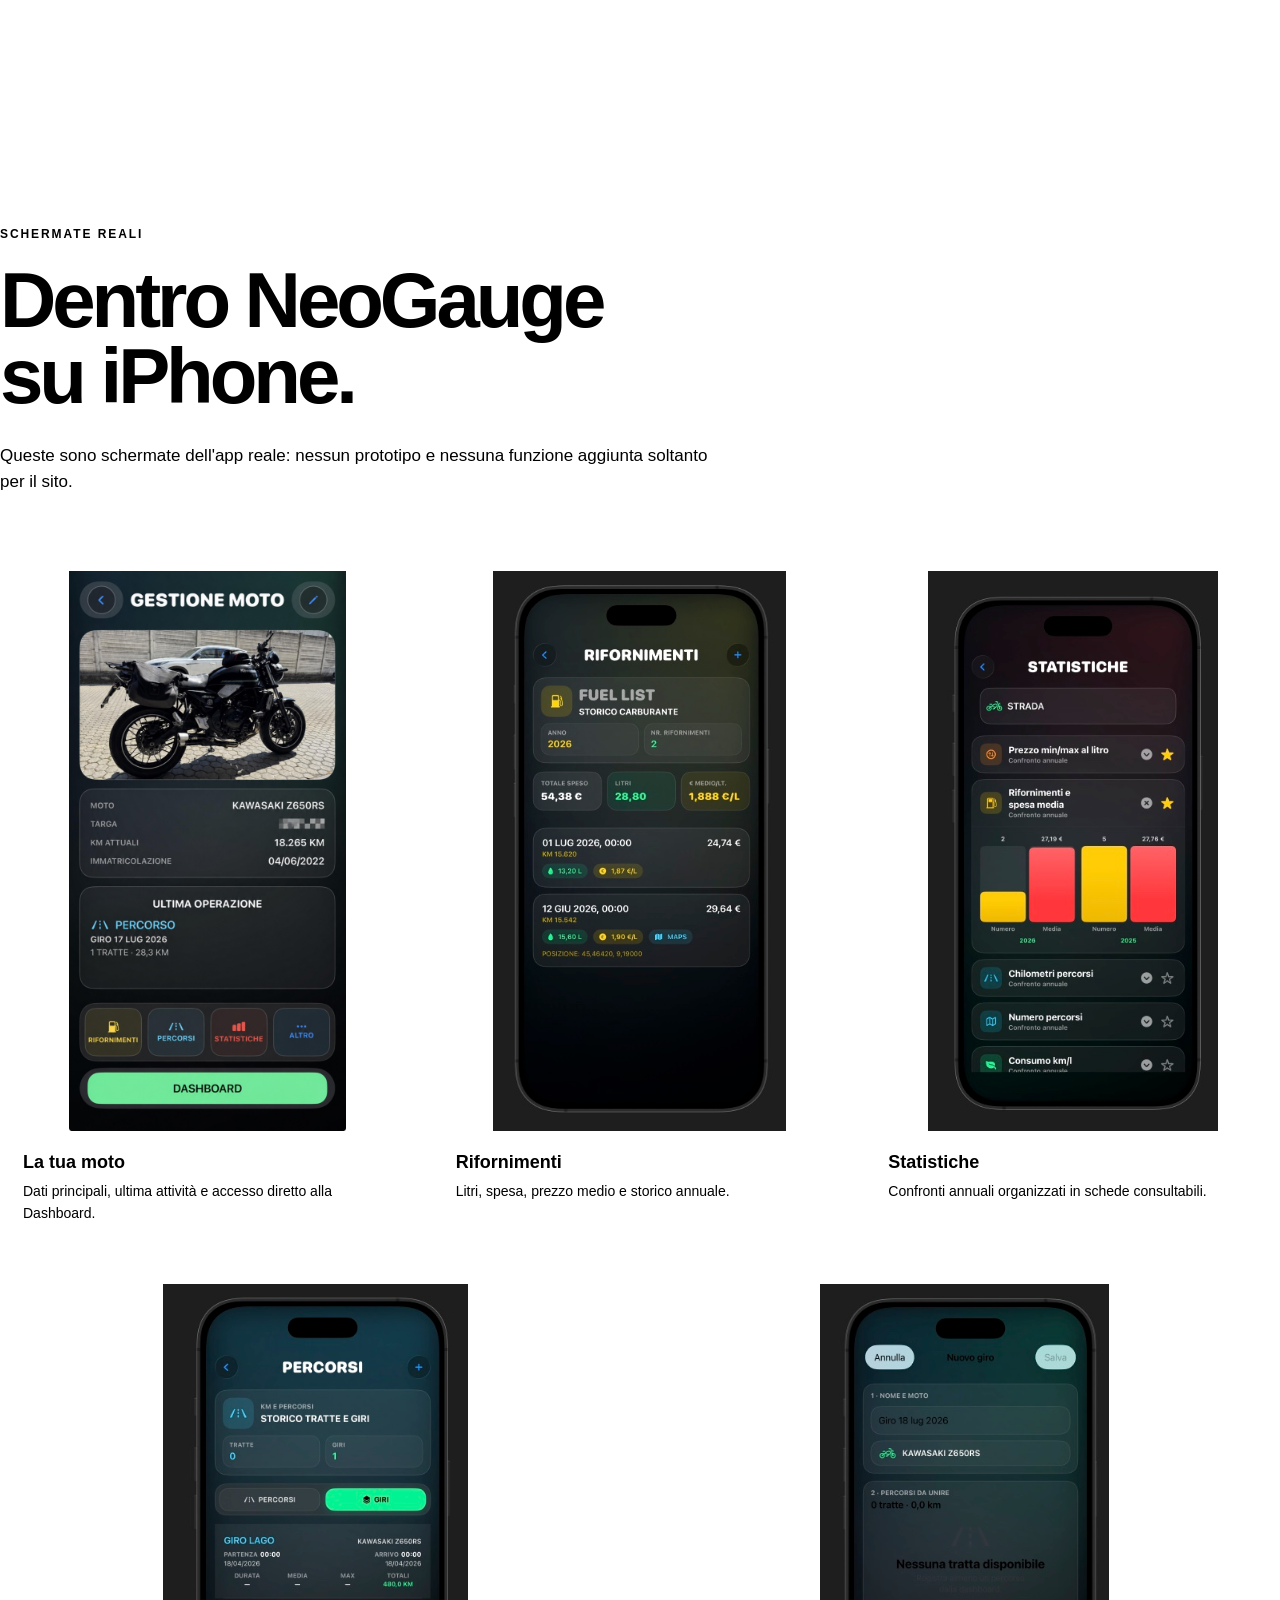
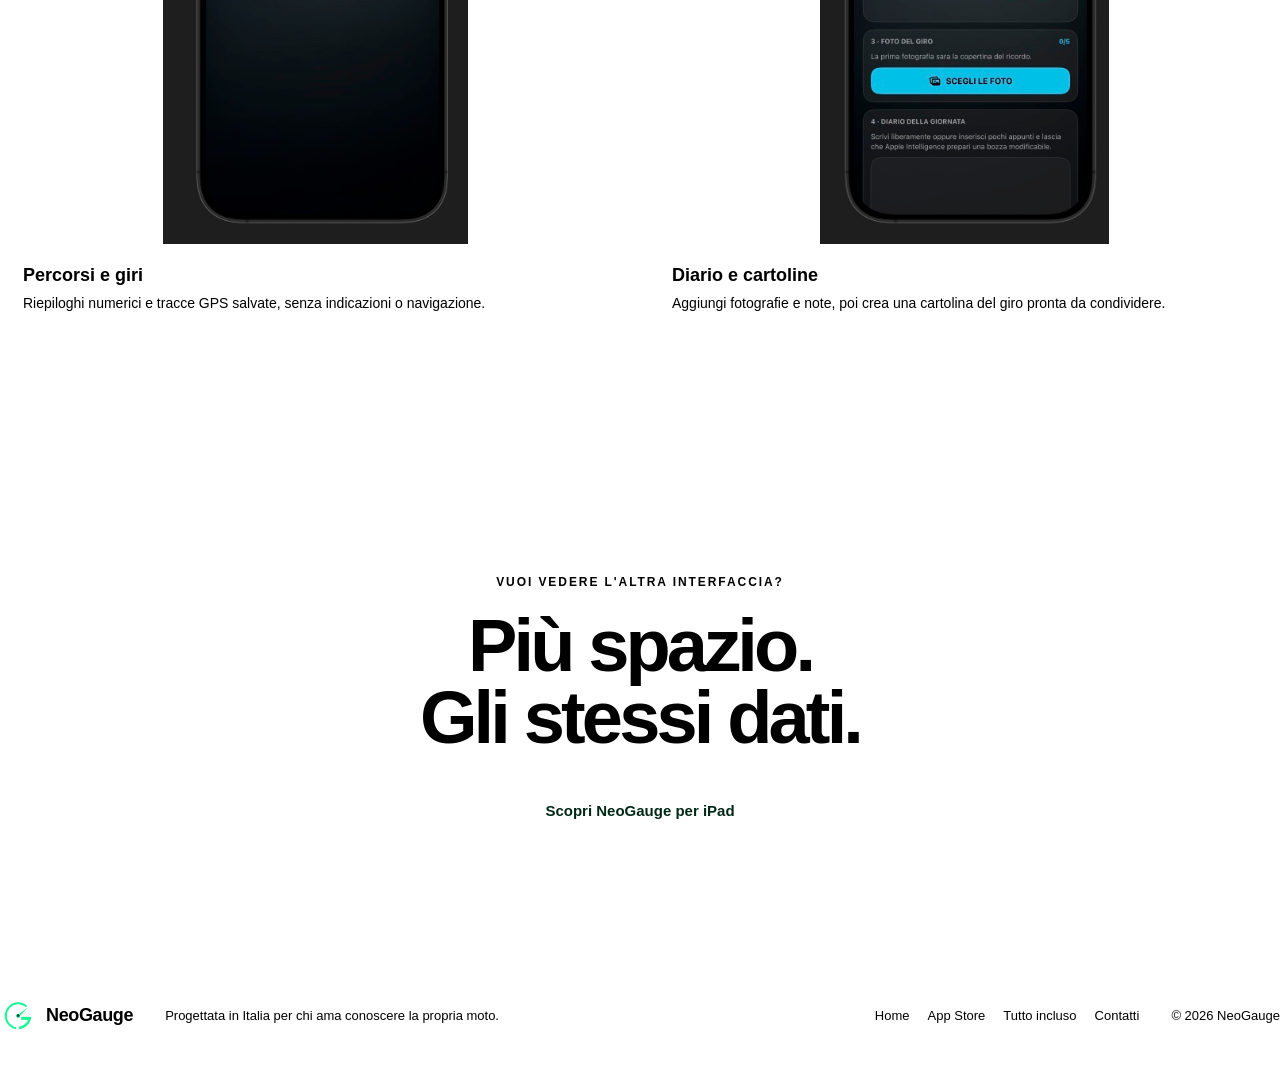
<file: iphone.html>
<!doctype html>
<html lang="it">
<head>
    <meta charset="utf-8">
    <meta name="viewport" content="width=device-width, initial-scale=1">
    <meta name="theme-color" content="#050807">
    <meta name="apple-itunes-app" content="app-id=6789933831">
    <meta name="description" content="Scopri NeoGauge 1.6 su iPhone: Dashboard digitale gratuita e senza pubblicità, rifornimenti, statistiche, tracce GPS e diario della moto.">
    <title>NeoGauge per iPhone — Dashboard e dati della tua moto</title>
    <link rel="canonical" href="https://djconny.github.io/NeoGauge-Site/iphone.html">
    <link rel="icon" href="assets/app-icon.png?v=2">
    <link rel="apple-touch-icon" href="assets/app-icon.png?v=2">
    <link rel="stylesheet" href="styles.css?v=7">
    <script src="script.js" defer></script>
</head>
<body>
    <a class="skip-link" href="#contenuto">Vai al contenuto</a>

    <header class="site-header">
        <a class="brand" href="index.html" aria-label="NeoGauge, torna alla pagina iniziale">
            <img src="assets/neogauge-logo.png?v=2" alt="" width="44" height="44">
            <span>NeoGauge</span>
        </a>
        <button class="menu-button" type="button" aria-expanded="false" aria-controls="main-navigation">
            <span class="sr-only">Apri il menu</span><span></span><span></span>
        </button>
        <nav id="main-navigation" class="main-navigation" aria-label="Navigazione principale">
            <a href="index.html">Home</a>
            <a href="index.html#dashboard">Dashboard</a>
            <a href="ipad.html">iPad</a>
            <a href="acquisti.html">Tutto incluso</a>
            <a href="https://apps.apple.com/it/app/neogauge/id6789933831" target="_blank" rel="noopener noreferrer">Scarica</a>
            <a href="index.html#contatti">Contatti</a>
            <span class="language-switcher" aria-label="Lingua"><a class="is-active" href="index.html" aria-current="page">IT</a><a href="en.html">EN</a><a href="es.html">ES</a></span>
        </nav>
    </header>

    <main id="contenuto" class="product-main">
        <section class="product-hero section-shell">
            <div class="product-switch" aria-label="Versione selezionata">
                <span>iPhone</span><a href="ipad.html">iPad</a>
            </div>
            <p class="eyebrow">NeoGauge per iPhone</p>
            <h1>La Dashboard.<br><span>Sempre con te.</span></h1>
            <p class="hero-intro">L'iPhone affianca la strumentazione della moto con dati digitali leggibili durante l'uso e raccoglie rifornimenti, statistiche, tracce GPS e ricordi in un unico spazio. Tutte le funzioni attuali sono incluse, senza pubblicità.</p>
            <div class="product-hero-actions"><a class="store-status" href="https://apps.apple.com/it/app/neogauge/id6789933831" target="_blank" rel="noopener noreferrer" aria-label="Scarica NeoGauge dall'App Store"><span><small>Scarica gratis su</small>App Store</span></a></div>
            <div class="product-hero-media dashboard-media">
                <img src="assets/iphone-dashboard.jpg" alt="Dashboard reale NeoGauge su iPhone" width="717" height="369">
            </div>
        </section>

        <section class="product-highlights section-shell" aria-label="Punti di forza della versione iPhone">
            <article><span>01</span><h2>Dati live</h2><p>Velocità GPS, temperatura esterna, altitudine, direzione e stima opzionale dell'angolo di piega.</p></article>
            <article><span>02</span><h2>Sessione sotto controllo</h2><p>Distanza, durata, media e comandi manuali direttamente nella Dashboard.</p></article>
            <article><span>03</span><h2>La moto in tasca</h2><p>Rifornimenti, statistiche, diario, tracce GPS e cartoline condivisibili sono inclusi nella versione gratuita.</p></article>
        </section>

        <section class="real-gallery section-shell" aria-labelledby="iphone-gallery-title">
            <div class="section-heading">
                <p class="eyebrow">Schermate reali</p>
                <h2 id="iphone-gallery-title">Dentro NeoGauge<br><span>su iPhone.</span></h2>
                <p>Queste sono schermate dell'app reale: nessun prototipo e nessuna funzione aggiunta soltanto per il sito.</p>
            </div>
            <div class="gallery-grid iphone-gallery">
                <figure>
                    <img src="assets/iphone-garage-redacted.jpg" alt="Gestione della Kawasaki Z650RS in NeoGauge per iPhone" loading="lazy">
                    <figcaption><strong>La tua moto</strong><span>Dati principali, ultima attività e accesso diretto alla Dashboard.</span></figcaption>
                </figure>
                <figure>
                    <img src="assets/iphone-refuelings.jpg" alt="Elenco rifornimenti in NeoGauge per iPhone" loading="lazy">
                    <figcaption><strong>Rifornimenti</strong><span>Litri, spesa, prezzo medio e storico annuale.</span></figcaption>
                </figure>
                <figure>
                    <img src="assets/iphone-statistics.jpg" alt="Statistiche annuali in NeoGauge per iPhone" loading="lazy">
                    <figcaption><strong>Statistiche</strong><span>Confronti annuali organizzati in schede consultabili.</span></figcaption>
                </figure>
                <figure>
                    <img src="assets/iphone-routes.jpg" alt="Riepilogo dei percorsi in NeoGauge per iPhone" loading="lazy">
                    <figcaption><strong>Percorsi e giri</strong><span>Riepiloghi numerici e tracce GPS salvate, senza indicazioni o navigazione.</span></figcaption>
                </figure>
                <figure>
                    <img src="assets/iphone-diary.jpg" alt="Creazione del diario di un giro in NeoGauge per iPhone" loading="lazy">
                    <figcaption><strong>Diario e cartoline</strong><span>Aggiungi fotografie e note, poi crea una cartolina del giro pronta da condividere.</span></figcaption>
                </figure>
            </div>
        </section>

        <section class="product-end section-shell">
            <p class="eyebrow">Vuoi vedere l'altra interfaccia?</p>
            <h2>Più spazio.<br><span>Gli stessi dati.</span></h2>
            <a class="primary-button" href="ipad.html">Scopri NeoGauge per iPad</a>
        </section>
    </main>

    <footer class="site-footer section-shell">
        <div class="brand footer-brand"><img src="assets/neogauge-logo.png?v=2" alt="" width="36" height="36"><span>NeoGauge</span></div>
        <p>Progettata in Italia per chi ama conoscere la propria moto.</p>
        <div class="footer-links"><a href="index.html">Home</a><a href="https://apps.apple.com/it/app/neogauge/id6789933831" target="_blank" rel="noopener noreferrer">App Store</a><a href="acquisti.html">Tutto incluso</a><a href="mailto:kawasaki.z650rs.italia@gmail.com">Contatti</a></div>
        <p class="copyright">© <span id="current-year">2026</span> NeoGauge</p>
    </footer>
</body>
</html>
</file>
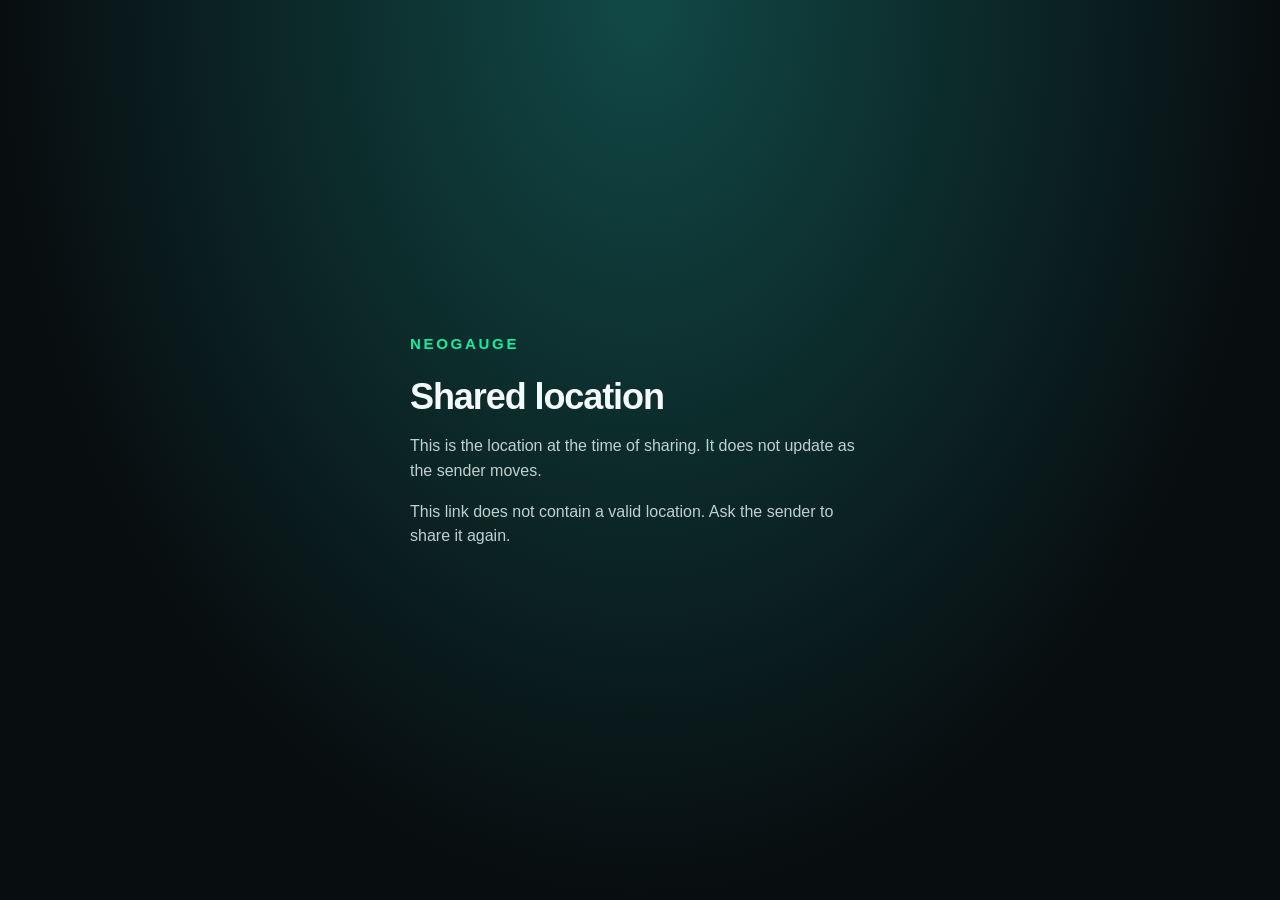
<file: posizione.html>
<!doctype html>
<html lang="it">
<head>
  <meta charset="utf-8">
  <meta name="viewport" content="width=device-width, initial-scale=1">
  <meta name="theme-color" content="#071716">
  <meta name="robots" content="noindex, nofollow">
  <meta name="referrer" content="no-referrer">
  <title>NeoGauge · Posizione condivisa</title>
  <style>
    :root { color-scheme: dark; font-family: -apple-system, BlinkMacSystemFont, "Segoe UI", sans-serif; }
    * { box-sizing: border-box; }
    body { margin: 0; min-height: 100svh; background: radial-gradient(ellipse at top, #114947, #080e10 70%); color: #f4fbfa; display: grid; place-items: center; padding: 28px 18px; }
    main { width: 100%; max-width: 460px; }
    .brand { color: #0df0a1; font-size: 15px; font-weight: 800; letter-spacing: .18em; }
    h1 { font-size: clamp(28px, 7vw, 36px); margin: 24px 0 12px; letter-spacing: -.03em; }
    p { color: #bfd1cf; line-height: 1.55; }
    .card { margin-top: 28px; padding: 22px; border: 1px solid #ffffff26; border-radius: 24px; background: #ffffff09; }
    label { display: block; color: #bfd1cf; font-size: 14px; margin-bottom: 8px; }
    input { width: 100%; padding: 12px; font: inherit; color: #f4fbfa; border: 1px solid #ffffff30; border-radius: 10px; background: #0003; }
    nav { display: grid; gap: 12px; margin-top: 22px; }
    a, button { display: block; width: 100%; border: 1px solid #ffffff30; border-radius: 14px; padding: 16px; font: inherit; font-weight: 700; text-align: center; text-decoration: none; background: #ffffff10; color: #f4fbfa; cursor: pointer; }
    a:first-child { background: #0df0a1; color: #06261d; border-color: #0df0a1; }
    button { margin-top: 12px; background: transparent; font-size: 14px; }
    a:hover, button:hover { filter: brightness(1.15); }
    :focus-visible { outline: 3px solid #5cedff; outline-offset: 4px; }
    .note { font-size: 13px; margin-top: 20px; }
    [hidden] { display: none !important; }
    #status { min-height: 1.5em; font-size: 13px; }
  </style>
</head>
<body>
  <main>
    <div class="brand">NEOGAUGE</div>
    <h1 id="title">Posizione condivisa</h1>
    <p id="description">Questo punto indica la posizione al momento della condivisione. Non si aggiorna con gli spostamenti.</p>
    <section class="card" id="location" hidden>
      <label id="coordinateLabel" for="coordinates">Coordinate</label>
      <input id="coordinates" type="text" readonly spellcheck="false">
      <p id="choose">Scegli dove aprire la posizione:</p>
      <nav aria-labelledby="choose">
        <a id="apple" rel="noreferrer">Apple Maps</a>
        <a id="google" rel="noreferrer">Google Maps</a>
        <a id="waze" rel="noreferrer">Waze</a>
      </nav>
      <button id="copy" type="button">Copia coordinate</button>
      <div id="status" role="status" aria-live="polite"></div>
      <p class="note" id="note">Usi un altro navigatore? Incolla le coordinate nella sua ricerca, se supportata. L’apertura nell’app o nel browser dipende dal tuo telefono.</p>
    </section>
    <p id="error" role="alert" hidden></p>
    <noscript>Attiva JavaScript per scegliere la mappa. / Enable JavaScript to choose a map. / Activa JavaScript para elegir un mapa.</noscript>
  </main>
  <script>
    'use strict';
    const copy = {
      it: { title: 'Posizione condivisa', description: 'Questo punto indica la posizione al momento della condivisione. Non si aggiorna con gli spostamenti.', coordinates: 'Coordinate', choose: 'Scegli dove aprire la posizione:', copy: 'Copia coordinate', copied: 'Coordinate copiate.', manual: 'Seleziona e copia le coordinate dal campo qui sopra.', note: 'Usi un altro navigatore? Incolla le coordinate nella sua ricerca, se supportata. L’apertura nell’app o nel browser dipende dal tuo telefono.', error: 'Il link non contiene una posizione valida. Chiedi di condividere nuovamente la posizione.' },
      en: { title: 'Shared location', description: 'This is the location at the time of sharing. It does not update as the sender moves.', coordinates: 'Coordinates', choose: 'Choose where to open the location:', copy: 'Copy coordinates', copied: 'Coordinates copied.', manual: 'Select and copy the coordinates from the field above.', note: 'Using another navigation app? Paste the coordinates into its search, if supported. Opening the app or browser depends on your phone.', error: 'This link does not contain a valid location. Ask the sender to share it again.' },
      es: { title: 'Ubicación compartida', description: 'Este punto indica la ubicación en el momento de compartir. No se actualiza con los desplazamientos.', coordinates: 'Coordenadas', choose: 'Elige dónde abrir la ubicación:', copy: 'Copiar coordenadas', copied: 'Coordenadas copiadas.', manual: 'Selecciona y copia las coordenadas del campo de arriba.', note: '¿Usas otro navegador? Pega las coordenadas en su búsqueda, si lo permite. La apertura en la app o en el navegador web depende de tu teléfono.', error: 'El enlace no contiene una ubicación válida. Pide que se comparta de nuevo.' }
    };
    const language = (navigator.language || 'en').slice(0, 2).toLowerCase();
    const text = copy[language] || copy.en;
    document.documentElement.lang = copy[language] ? language : 'en';
    document.title = 'NeoGauge · ' + text.title;
    const element = id => document.getElementById(id);
    for (const id of ['title', 'description', 'choose', 'copy', 'note', 'error']) element(id).textContent = text[id];
    element('coordinateLabel').textContent = text.coordinates;

    // Coordinates stay in the URL fragment; no location permission or live tracking.
    const params = new URLSearchParams(location.hash.slice(1));
    function coordinate(name, limit) {
      const raw = params.get(name);
      if (raw === null || params.getAll(name).length !== 1 || !/^-?\d+(?:\.\d+)?$/.test(raw)) return null;
      const value = Number(raw);
      return Number.isFinite(value) && Math.abs(value) <= limit ? value : null;
    }
    const latitude = coordinate('lat', 90);
    const longitude = coordinate('lon', 180);
    if (latitude === null || longitude === null) {
      element('error').hidden = false;
    } else {
      const point = latitude + ',' + longitude;
      element('coordinates').value = point;
      const destinations = {
        apple: ['https://maps.apple.com/', { ll: point, q: text.title }],
        google: ['https://www.google.com/maps/search/', { api: '1', query: point }],
        waze: ['https://waze.com/ul', { ll: point, z: '16' }]
      };
      for (const [id, [base, query]] of Object.entries(destinations)) {
        const url = new URL(base);
        url.search = new URLSearchParams(query).toString();
        element(id).href = url.href;
      }
      element('location').hidden = false;
      element('copy').addEventListener('click', async () => {
        try {
          await navigator.clipboard.writeText(point);
          element('status').textContent = text.copied;
        } catch {
          element('coordinates').focus();
          element('coordinates').select();
          element('status').textContent = text.manual;
        }
      });
    }
  </script>
</body>
</html>
</file>
<file: styles.css>
/opt/homebrew/Library/Homebrew/cmd/shellenv.sh: line 18: /bin/ps: Operation not permitted
:root {
    --bg: #050807;
    --bg-soft: #0a0f0d;
    --panel: rgba(255, 255, 255, 0.055);
    --panel-strong: rgba(255, 255, 255, 0.085);
    --line: rgba(255, 255, 255, 0.13);
    --text: #f5f8f6;
    --muted: #9aa6a0;
    --accent: #00f294;
    --accent-soft: #86fbc4;
    --danger: #ff696f;
    --radius: 28px;
    --max-width: 1180px;
}

* { box-sizing: border-box; }
html { scroll-behavior: smooth; }
body {
    margin: 0;
    overflow-x: clip;
    color: var(--text);
    background:
        radial-gradient(circle at 75% 6%, rgba(0, 242, 148, 0.09), transparent 28rem),
        var(--bg);
    font-family: -apple-system, BlinkMacSystemFont, "SF Pro Display", "Segoe UI", sans-serif;
    font-size: 17px;
    line-height: 1.55;
    -webkit-font-smoothing: antialiased;
}

a { color: inherit; }
sup { font-size: .55em; line-height: 0; }
sup a { color: var(--accent); text-decoration: none; }
img { display: block; max-width: 100%; }
button { font: inherit; }
.sr-only {
    position: absolute;
    width: 1px;
    height: 1px;
    padding: 0;
    margin: -1px;
    overflow: hidden;
    clip: rect(0, 0, 0, 0);
    white-space: nowrap;
    border: 0;
}
.skip-link {
    position: fixed;
    z-index: 100;
    top: 12px;
    left: 12px;
    padding: 10px 16px;
    color: #001a10;
    background: var(--accent);
    border-radius: 99px;
    transform: translateY(-160%);
}
.skip-link:focus { transform: translateY(0); }

.section-shell {
    width: min(calc(100% - 40px), var(--max-width));
    margin-inline: auto;
}

.site-header {
    position: sticky;
    z-index: 50;
    top: 0;
    display: flex;
    align-items: center;
    justify-content: space-between;
    width: min(calc(100% - 40px), var(--max-width));
    min-height: 76px;
    margin-inline: auto;
    border-bottom: 1px solid rgba(255, 255, 255, 0.08);
    background: rgba(5, 8, 7, 0.78);
    backdrop-filter: blur(24px) saturate(140%);
}
.brand {
    display: inline-flex;
    align-items: center;
    gap: 10px;
    color: var(--text);
    font-size: 18px;
    font-weight: 760;
    letter-spacing: -0.02em;
    text-decoration: none;
}
.brand img { object-fit: contain; }
.main-navigation { display: flex; align-items: center; gap: 30px; }
.main-navigation a {
    color: #c7d0cb;
    font-size: 14px;
    font-weight: 600;
    text-decoration: none;
    transition: color 180ms ease;
}
.main-navigation a:hover,
.main-navigation a:focus-visible { color: var(--accent); }
.language-switcher { display: inline-flex; align-items: center; gap: 7px; margin-left: 4px; padding-left: 14px; border-left: 1px solid var(--line); }
.language-switcher a { color: var(--muted); font-size: 11px; font-weight: 800; letter-spacing: .08em; text-decoration: none; }
.language-switcher a.is-active, .language-switcher a:hover, .language-switcher a:focus-visible { color: var(--accent); }
.menu-button { display: none; }

.hero {
    display: grid;
    grid-template-columns: 1.04fr 0.96fr;
    align-items: center;
    min-height: calc(100svh - 76px);
    padding-block: 72px 100px;
}
.eyebrow {
    margin: 0 0 18px;
    color: var(--accent);
    font-size: 12px;
    font-weight: 800;
    letter-spacing: 0.16em;
    text-transform: uppercase;
}
h1, h2, h3, p { text-wrap: pretty; }
h1, h2, h3 { margin-top: 0; line-height: 0.98; letter-spacing: -0.052em; }
h1 { max-width: 720px; margin-bottom: 28px; font-size: clamp(54px, 7.2vw, 94px); }
h1 span, h2 span { color: var(--accent); }
.hero-intro { max-width: 610px; margin: 0 0 34px; color: #b5c0ba; font-size: clamp(18px, 2vw, 22px); line-height: 1.55; }
.hero-actions { display: flex; align-items: center; flex-wrap: wrap; gap: 14px; }
.primary-button {
    display: inline-flex;
    align-items: center;
    justify-content: center;
    min-height: 56px;
    padding: 0 25px;
    color: #002818;
    background: var(--accent);
    border: 1px solid var(--accent);
    border-radius: 16px;
    font-size: 15px;
    font-weight: 800;
    text-decoration: none;
    transition: transform 180ms ease, box-shadow 180ms ease;
}
.primary-button:hover { transform: translateY(-2px); box-shadow: 0 15px 44px rgba(0, 242, 148, 0.2); }
.store-status {
    display: inline-flex;
    align-items: center;
    gap: 10px;
    min-height: 56px;
    padding: 8px 18px;
    color: #dce3df;
    background: rgba(255, 255, 255, 0.05);
    border: 1px solid var(--line);
    border-radius: 16px;
    text-decoration: none;
    transition: transform 180ms ease, border-color 180ms ease, background 180ms ease;
}
.store-status:hover, .store-status:focus-visible { transform: translateY(-2px); color: #fff; background: rgba(255,255,255,.085); border-color: rgba(0,242,148,.5); }
.store-status svg { width: 25px; height: 25px; fill: currentColor; }
.store-status span { display: grid; font-size: 15px; font-weight: 720; line-height: 1.05; }
.store-status small { color: var(--muted); font-size: 10px; font-weight: 650; text-transform: uppercase; }
.hero-points { display: flex; flex-wrap: wrap; gap: 9px 22px; margin-top: 32px; color: var(--muted); font-size: 12px; font-weight: 650; }
.hero-points span::before { content: "✓"; margin-right: 7px; color: var(--accent); }

.hero-visual { position: relative; min-height: 650px; perspective: 1200px; }
.ambient-glow { position: absolute; inset: 18% -10% 5% 6%; background: radial-gradient(circle, rgba(0, 242, 148, 0.22), transparent 58%); filter: blur(40px); }
.dashboard-hero-visual { display: grid; place-items: center; }
.dashboard-device {
    position: absolute;
    z-index: 3;
    top: 125px;
    left: -20px;
    width: 620px;
    aspect-ratio: 2.05;
    padding: 7px;
    background: #010202;
    border: 1px solid rgba(255, 255, 255, .34);
    border-radius: 46px;
    box-shadow: 0 48px 120px rgba(0, 0, 0, .72), 0 0 75px rgba(0, 242, 148, .09), inset 0 0 0 1px rgba(255, 255, 255, .08);
    transform: perspective(1100px) rotateY(-4deg) rotateZ(1.5deg);
}
.dashboard-device::after {
    content: "";
    position: absolute;
    top: 50%;
    right: 3px;
    width: 3px;
    height: 74px;
    background: rgba(255, 255, 255, .18);
    border-radius: 99px;
    transform: translateY(-50%);
}
.dashboard-device-screen {
    width: 100%;
    height: 100%;
    padding: 15px 18px 17px;
    overflow: hidden;
    background:
        radial-gradient(circle at 78% 0%, rgba(0, 242, 148, .13), transparent 32%),
        linear-gradient(145deg, #07100c, #020403 72%);
    border: 1px solid rgba(0, 242, 148, .48);
    border-radius: 39px;
}
.dashboard-topline { display: grid; grid-template-columns: 1fr auto 1fr; align-items: center; height: 35px; color: #f4f8f6; }
.dashboard-topline > div { display: grid; grid-template-columns: auto 1fr; align-items: center; column-gap: 6px; }
.dashboard-topline i { grid-row: 1 / 3; width: 7px; height: 7px; background: var(--accent); border-radius: 50%; box-shadow: 0 0 8px var(--accent); }
.dashboard-topline strong { font-size: 10px; letter-spacing: .09em; }
.dashboard-topline small { color: rgba(255,255,255,.57); font-size: 6px; font-weight: 700; }
.dashboard-topline > span { padding: 4px 8px; color: var(--accent); background: rgba(0,242,148,.08); border: 1px solid rgba(0,242,148,.45); border-radius: 99px; font-size: 6px; font-weight: 800; letter-spacing: .06em; }
.dashboard-topline time { justify-self: end; font-size: 10px; font-weight: 750; font-variant-numeric: tabular-nums; }
.dashboard-data-grid { display: grid; grid-template-columns: 1fr 1.75fr 1fr; gap: 8px; height: calc(100% - 35px); }
.dashboard-side-column, .dashboard-speed-column { display: grid; gap: 7px; min-width: 0; }
.dashboard-side-column { grid-template-rows: 1fr 1fr 35px; }
.dashboard-speed-column { grid-template-rows: 1fr 27px 35px; }
.dashboard-tile, .dashboard-small, .dashboard-speed, .dashboard-bottom-row > div {
    min-width: 0;
    background: rgba(0, 0, 0, .36);
    border: 1.5px solid rgba(255, 255, 255, .82);
    border-radius: 10px;
}
.dashboard-tile { display: grid; align-content: center; gap: 2px; padding: 8px; }
.dashboard-tile small, .dashboard-small small, .dashboard-speed small, .dashboard-bottom-row small { color: rgba(255,255,255,.46); font-size: 5px; font-weight: 800; letter-spacing: .08em; }
.dashboard-tile strong { font-size: 22px; line-height: 1; }
.dashboard-tile span { overflow: hidden; color: rgba(255,255,255,.38); font-size: 5px; font-weight: 700; white-space: nowrap; }
.dashboard-tile.cyan strong { color: #63e4ff; }.dashboard-tile.mint strong { color: #7cf7c1; }.dashboard-tile.green strong { color: var(--accent); }
.dashboard-small { display: flex; align-items: center; justify-content: space-between; padding: 7px 9px; }
.dashboard-small strong, .dashboard-bottom-row strong { font-size: 9px; }
.dashboard-speed { position: relative; display: grid; justify-items: center; align-content: center; border: 2.5px solid var(--accent); box-shadow: 0 0 13px rgba(0,242,148,.32); }
.dashboard-speed strong { margin-block: -7px; font-size: 78px; line-height: 1; letter-spacing: -.08em; }
.dashboard-speed span { color: var(--accent); font-size: 9px; font-weight: 800; letter-spacing: .12em; }
.dashboard-speed em { position: absolute; bottom: 7px; color: rgba(255,255,255,.32); font-size: 5px; font-style: normal; font-weight: 800; letter-spacing: .1em; }
.dashboard-controls { display: grid; grid-template-columns: repeat(3, 1fr); gap: 5px; }
.dashboard-controls b { display: grid; place-items: center; color: #00170e; background: var(--accent); border: 1px solid rgba(255,255,255,.88); border-radius: 7px; font-size: 6px; }
.dashboard-controls b:nth-child(2) { background: #ff9f43; }.dashboard-controls b:nth-child(3) { color: #fff; background: #e44850; }
.dashboard-bottom-row { display: grid; grid-template-columns: 1fr 1fr; gap: 6px; }
.dashboard-bottom-row > div { display: flex; align-items: center; justify-content: space-between; padding: 7px; }
.dashboard-refuel { display: grid; place-items: center; color: #171100; background: #ffd23f; border: 1.5px solid rgba(255,255,255,.9); border-radius: 9px; font-size: 7px; font-weight: 900; }
.dashboard-preview-caption { position: absolute; top: 490px; right: 3px; left: 20px; margin: 0; color: rgba(255,255,255,.38); font-size: 11px; text-align: center; }
.real-dashboard-hero {
    position: absolute;
    z-index: 3;
    top: 125px;
    left: -20px;
    width: 620px;
    border: 1px solid rgba(255,255,255,.24);
    border-radius: 42px;
    box-shadow: 0 48px 120px rgba(0,0,0,.72), 0 0 75px rgba(0,242,148,.09);
    transform: perspective(1100px) rotateY(-4deg) rotateZ(1.5deg);
}
.phone {
    position: absolute;
    width: 285px;
    height: 585px;
    padding: 8px;
    overflow: hidden;
    background: #020303;
    border: 1px solid rgba(255, 255, 255, 0.25);
    border-radius: 48px;
    box-shadow: 0 45px 110px rgba(0, 0, 0, 0.65), inset 0 0 0 1px rgba(255,255,255,.08);
}
.phone::before { content: ""; position: absolute; z-index: 2; top: 16px; left: 50%; width: 82px; height: 23px; background: #000; border-radius: 99px; transform: translateX(-50%); }
.phone-back { top: 35px; right: 18px; transform: rotateY(-11deg) rotateZ(6deg) scale(.91); opacity: .72; }
.phone-front { z-index: 3; top: 60px; left: 30px; transform: rotateY(8deg) rotateZ(-3deg); }
.phone-screen {
    width: 100%;
    height: 100%;
    padding: 19px 18px;
    overflow: hidden;
    background: radial-gradient(circle at 85% 10%, rgba(0,242,148,.20), transparent 35%), linear-gradient(145deg, #07100c, #030605 70%);
    border-radius: 41px;
}
.mock-status { display: flex; justify-content: space-between; margin: 0 7px 43px; color: #cad3ce; font-size: 9px; font-weight: 700; }
.mock-logo { width: 72px; height: 72px; margin: 0 auto 27px; object-fit: contain; filter: drop-shadow(0 10px 24px rgba(0,242,148,.18)); }
.mock-kicker { margin: 0 0 8px; color: var(--accent); font-size: 9px; font-weight: 800; letter-spacing: .18em; }
.phone h2 { margin-bottom: 28px; font-size: 31px; line-height: 1.06; }
.odometer { margin-top: 44px; padding: 21px 16px; background: rgba(255,255,255,.065); border: 1px solid rgba(255,255,255,.13); border-radius: 22px; }
.odometer small, .quick-grid small { display: block; color: #8d9a93; font-size: 8px; font-weight: 700; letter-spacing: .1em; }
.odometer strong { color: var(--accent); font-size: 36px; letter-spacing: -.06em; }
.odometer span { color: #8d9a93; font-size: 12px; }
.quick-grid { display: grid; grid-template-columns: 1fr 1fr; gap: 9px; margin-top: 10px; }
.quick-grid div { padding: 15px 12px; background: rgba(255,255,255,.045); border: 1px solid rgba(255,255,255,.1); border-radius: 17px; }
.quick-grid strong { display: block; margin-top: 4px; font-size: 14px; }
.stats-screen { padding-top: 19px; }
.chart-bars { display: flex; align-items: end; gap: 8px; height: 170px; padding: 25px 13px 0; margin-bottom: 18px; border-bottom: 1px solid rgba(255,255,255,.12); }
.chart-bars i { flex: 1; height: var(--bar); background: linear-gradient(var(--accent), rgba(0,242,148,.13)); border-radius: 8px 8px 1px 1px; }
.mock-row { display: flex; align-items: center; justify-content: space-between; padding: 15px 4px; color: #9eaaa3; font-size: 11px; border-bottom: 1px solid rgba(255,255,255,.09); }
.mock-row strong { color: #f3f7f5; font-size: 12px; }

.dashboard-story {
    display: grid;
    grid-template-columns: 1.05fr .95fr;
    gap: 85px;
    align-items: center;
    padding-block: 150px;
    border-top: 1px solid var(--line);
}
.dashboard-story h2 { margin-bottom: 30px; font-size: clamp(44px, 6vw, 76px); }
.dashboard-story-copy > p:not(.eyebrow) { color: var(--muted); }
.dashboard-story-copy .dashboard-safety-note { margin-top: 25px; color: #d9e2dd; font-size: 14px; font-weight: 700; }
.dashboard-safety-note::before { content: "✓"; margin-right: 8px; color: var(--accent); }
.dashboard-facts { overflow: hidden; border: 1px solid var(--line); border-radius: var(--radius); }
.dashboard-facts > div { display: flex; align-items: center; gap: 20px; min-height: 103px; padding: 22px 26px; background: rgba(255,255,255,.035); border-bottom: 1px solid var(--line); }
.dashboard-facts > div:last-child { border-bottom: 0; }
.dashboard-facts > div > span { color: var(--accent); font-size: 11px; font-weight: 850; letter-spacing: .1em; }
.dashboard-facts p { display: grid; gap: 3px; margin: 0; }
.dashboard-facts strong { font-size: 18px; }
.dashboard-facts small { color: var(--muted); font-size: 14px; }

.device-versions { padding-block: 140px 155px; border-top: 1px solid var(--line); }
.device-versions .section-heading > p:last-child { max-width: 720px; color: var(--muted); font-size: 19px; }
.device-version-grid { display: grid; grid-template-columns: repeat(2, minmax(0, 1fr)); gap: 20px; }
.device-version-card {
    display: grid;
    grid-template-rows: auto 340px;
    min-width: 0;
    min-height: 680px;
    padding: 38px 38px 0;
    overflow: hidden;
    color: var(--text);
    background: radial-gradient(circle at 75% 20%, rgba(0,242,148,.14), transparent 34%), rgba(255,255,255,.04);
    border: 1px solid var(--line);
    border-radius: 32px;
    text-decoration: none;
    transition: transform 180ms ease, border-color 180ms ease;
}
.device-version-card:hover { transform: translateY(-4px); border-color: rgba(0,242,148,.38); }
.ipad-version { background: radial-gradient(circle at 80% 16%, rgba(0,157,255,.16), transparent 36%), rgba(255,255,255,.04); }
.device-version-copy > span { color: var(--accent); font-size: 12px; font-weight: 850; letter-spacing: .15em; text-transform: uppercase; }
.device-version-copy h3 { margin: 16px 0 20px; font-size: clamp(33px, 4vw, 49px); }
.device-version-copy p { margin-bottom: 25px; color: var(--muted); }
.device-version-copy strong { color: var(--accent); font-size: 14px; }
.device-version-copy i { font-style: normal; }
.device-version-card > img { align-self: end; width: 100%; height: 330px; object-fit: contain; object-position: center bottom; filter: drop-shadow(0 25px 40px rgba(0,0,0,.55)); }

.purchase-overview { padding-block: 135px 150px; border-top: 1px solid var(--line); }
.purchase-overview .section-heading > p:last-child { max-width: 760px; color: var(--muted); font-size: 19px; }
.purchase-card-grid { display: grid; grid-template-columns: repeat(3, minmax(0, 1fr)); gap: 18px; align-items: stretch; }
.purchase-card {
    display: flex;
    flex-direction: column;
    min-width: 0;
    min-height: 530px;
    padding: 32px;
    background: rgba(255,255,255,.035);
    border: 1px solid var(--line);
    border-radius: 28px;
}
.purchase-card-featured { background: radial-gradient(circle at 80% 8%, rgba(0,242,148,.17), transparent 42%), rgba(255,255,255,.055); border-color: rgba(0,242,148,.42); box-shadow: 0 26px 70px rgba(0,0,0,.26); }
.purchase-kicker { color: var(--accent); font-size: 11px; font-weight: 850; letter-spacing: .14em; text-transform: uppercase; }
.purchase-card h3 { margin: 18px 0 22px; font-size: clamp(31px, 3.4vw, 43px); }
.purchase-price { margin: 0 0 26px; color: var(--text); font-size: 34px; font-weight: 850; letter-spacing: -.045em; }
.purchase-price small { color: var(--muted); font-size: 14px; font-weight: 700; letter-spacing: 0; }
.purchase-card ul, .purchase-detail ul { display: grid; gap: 13px; padding: 0; margin: 0 0 25px; list-style: none; }
.purchase-card li, .purchase-detail li { position: relative; padding-left: 24px; color: #dbe3df; }
.purchase-card li::before, .purchase-detail li::before { content: "✓"; position: absolute; left: 0; color: var(--accent); font-weight: 850; }
.purchase-card > small { margin-top: auto; color: var(--muted); }
.purchase-footnote { margin: 24px 0 0; color: var(--muted); font-size: 13px; text-align: center; }
.purchase-footnote a, .inline-link { color: var(--accent); text-decoration: none; border-bottom: 1px solid rgba(0,242,148,.28); }

.purchase-page { overflow: hidden; }
.purchase-page-hero { padding-block: 115px 95px; text-align: center; }
.purchase-page-hero h1 { max-width: 1000px; margin-inline: auto; font-size: clamp(58px, 8.5vw, 108px); }
.purchase-page-hero .hero-intro { margin-inline: auto; }
.purchase-detail-grid { display: grid; grid-template-columns: repeat(2, minmax(0, 1fr)); gap: 20px; padding-bottom: 140px; }
.purchase-detail {
    display: grid;
    gap: 35px;
    padding: 45px;
    background: rgba(255,255,255,.04);
    border: 1px solid var(--line);
    border-radius: 32px;
}
.purchase-detail-plus { background: radial-gradient(circle at 82% 8%, rgba(0,242,148,.18), transparent 42%), rgba(255,255,255,.05); border-color: rgba(0,242,148,.36); }
.purchase-detail h2 { margin-bottom: 22px; font-size: clamp(42px, 5.3vw, 66px); }
.purchase-detail > div > p:last-child { color: var(--muted); }
.purchase-detail-price { margin: 0 0 24px; color: var(--accent); font-size: 38px; font-weight: 850; letter-spacing: -.045em; }
.purchase-detail-price small { color: var(--muted); font-size: 15px; letter-spacing: 0; }
.purchase-clarification { align-self: end; margin: 0; padding: 18px; color: #cfd8d3; background: rgba(255,255,255,.045); border-radius: 16px; font-size: 13px; }
.free-included { display: grid; grid-template-columns: .9fr 1.1fr; gap: 75px; align-items: center; padding-block: 130px; border-top: 1px solid var(--line); }
.free-included h2 { font-size: clamp(44px, 6vw, 75px); }
.free-included-list { overflow: hidden; border: 1px solid var(--line); border-radius: 28px; }
.free-included-list p { display: flex; gap: 18px; align-items: center; min-height: 86px; padding: 20px 24px; margin: 0; background: rgba(255,255,255,.035); border-bottom: 1px solid var(--line); }
.free-included-list p:last-child { border-bottom: 0; }
.free-included-list span { color: var(--accent); font-size: 11px; font-weight: 850; letter-spacing: .1em; }
.purchase-terms { padding-block: 125px 145px; border-top: 1px solid var(--line); }
.terms-grid { display: grid; grid-template-columns: repeat(2, minmax(0, 1fr)); gap: 16px; }
.terms-grid article { padding: 28px; background: rgba(255,255,255,.035); border: 1px solid var(--line); border-radius: 22px; }
.terms-grid h3 { margin-bottom: 12px; font-size: 25px; letter-spacing: -.035em; }
.terms-grid p { margin: 0; color: var(--muted); font-size: 15px; }
.legal-links { display: flex; flex-wrap: wrap; gap: 22px; margin: 28px 0 0; }
.legal-links a { color: var(--accent); font-size: 13px; font-weight: 780; text-decoration: none; border-bottom: 1px solid rgba(0,242,148,.3); }

.product-main { overflow: hidden; }
.product-hero { padding-block: 105px 85px; text-align: center; }
.product-hero-actions { display: flex; justify-content: center; margin: -10px 0 38px; }
.product-hero h1 { max-width: 1050px; margin-inline: auto; font-size: clamp(54px, 8vw, 104px); }
.product-hero .hero-intro { margin-inline: auto; }
.product-switch { display: inline-flex; gap: 8px; margin-bottom: 34px; padding: 6px; background: rgba(255,255,255,.05); border: 1px solid var(--line); border-radius: 99px; }
.product-switch a, .product-switch span { padding: 9px 17px; border-radius: 99px; font-size: 13px; font-weight: 800; text-decoration: none; }
.product-switch span { color: #002719; background: var(--accent); }
.product-switch a { color: var(--muted); }
.product-hero-media { position: relative; margin-top: 70px; }
.product-hero-media::before { content: ""; position: absolute; inset: 20% 10% -5%; z-index: -1; background: radial-gradient(circle, rgba(0,242,148,.22), transparent 66%); filter: blur(38px); }
.product-hero-media img { width: 100%; height: auto; max-height: 760px; margin-inline: auto; object-fit: contain; filter: drop-shadow(0 42px 70px rgba(0,0,0,.62)); }
.product-hero-media.dashboard-media img { max-width: 980px; border-radius: 54px; }
.product-highlights { display: grid; grid-template-columns: repeat(3, 1fr); gap: 16px; padding-block: 25px 120px; }
.product-highlights article { padding: 28px; background: rgba(255,255,255,.04); border: 1px solid var(--line); border-radius: 24px; }
.product-highlights span { color: var(--accent); font-size: 11px; font-weight: 850; letter-spacing: .12em; }
.product-highlights h2 { margin: 13px 0 12px; font-size: 28px; }
.product-highlights p { margin: 0; color: var(--muted); font-size: 15px; }
.real-gallery { padding-block: 105px 145px; border-top: 1px solid var(--line); }
.real-gallery .section-heading > p:last-child { max-width: 720px; color: var(--muted); }
.gallery-grid { display: grid; gap: 18px; }
.iphone-gallery { grid-template-columns: repeat(6, minmax(0, 1fr)); align-items: start; }
.iphone-gallery figure { grid-column: span 2; }
.iphone-gallery figure:nth-last-child(-n+2) { grid-column: span 3; }
.ipad-gallery { grid-template-columns: repeat(2, minmax(0, 1fr)); }
.gallery-grid figure { margin: 0; padding: 18px; overflow: hidden; background: rgba(255,255,255,.035); border: 1px solid var(--line); border-radius: 28px; }
.gallery-grid img { width: 100%; height: 560px; object-fit: contain; border-radius: 18px; }
.ipad-gallery img { height: 420px; }
.gallery-grid figcaption { display: grid; gap: 4px; padding: 18px 5px 5px; }
.gallery-grid figcaption strong { font-size: 18px; }
.gallery-grid figcaption span { color: var(--muted); font-size: 14px; }
.product-end { padding-block: 90px 125px; text-align: center; }
.product-end h2 { margin-bottom: 28px; font-size: clamp(42px, 6vw, 74px); }
.product-end .primary-button { margin-inline: auto; }

.statement { max-width: 900px; padding-block: 130px 170px; text-align: center; }
.statement h2, .section-heading h2, .difference h2, .privacy h2, .final-cta h2 { margin-bottom: 28px; font-size: clamp(43px, 6.5vw, 78px); }
.statement > p:last-child { max-width: 720px; margin: 0 auto; color: var(--muted); font-size: clamp(19px, 2.4vw, 25px); }

.features { padding-block: 110px 140px; }
.section-heading { margin-bottom: 58px; }
.feature-grid { display: grid; grid-template-columns: repeat(2, minmax(0, 1fr)); gap: 18px; }
.feature-card {
    position: relative;
    min-height: 430px;
    padding: 34px;
    overflow: hidden;
    background: linear-gradient(145deg, rgba(255,255,255,.07), rgba(255,255,255,.025));
    border: 1px solid var(--line);
    border-radius: var(--radius);
}
.feature-card-wide { grid-column: 1 / -1; display: grid; grid-template-columns: .95fr 1.05fr; align-items: center; min-height: 500px; }
.feature-card-dark { background: radial-gradient(circle at 80% 16%, rgba(0,242,148,.15), transparent 35%), #080d0b; }
.feature-number { position: absolute; top: 24px; right: 27px; color: rgba(255,255,255,.28); font-size: 11px; font-weight: 800; letter-spacing: .12em; }
.feature-label { margin: 0 0 16px; color: var(--accent); font-size: 12px; font-weight: 800; letter-spacing: .14em; text-transform: uppercase; }
.feature-card h3 { max-width: 540px; margin-bottom: 20px; font-size: clamp(34px, 4vw, 54px); }
.feature-card > p, .feature-card > div > p:last-child { max-width: 520px; margin-bottom: 0; color: var(--muted); }
.fuel-visual { position: relative; display: grid; place-items: center; min-height: 340px; }
.fuel-visual > div { z-index: 1; display: grid; text-align: center; }
.fuel-visual span { color: var(--muted); font-size: 10px; font-weight: 800; letter-spacing: .13em; }
.fuel-visual strong { color: var(--accent); font-size: 88px; line-height: 1; letter-spacing: -.08em; }
.fuel-visual small { color: #d4ddd8; font-weight: 650; }
.fuel-visual svg { position: absolute; inset: 48% 0 auto; width: 100%; overflow: visible; }
.fuel-visual path { fill: none; stroke: rgba(0,242,148,.32); stroke-width: 2; vector-effect: non-scaling-stroke; }
.feature-icon { display: grid; width: 88px; height: 88px; margin: 44px 0 80px; color: #002717; background: var(--accent); border-radius: 24px; }
.chart-icon { grid-template-columns: repeat(4, 1fr); align-items: end; gap: 5px; padding: 23px; }
.chart-icon i { background: #003a23; border-radius: 3px 3px 0 0; }
.chart-icon i:nth-child(1) { height: 35%; }.chart-icon i:nth-child(2) { height: 70%; }.chart-icon i:nth-child(3) { height: 52%; }.chart-icon i:nth-child(4) { height: 92%; }
.diary-icon { align-content: center; gap: 8px; padding: 22px; }
.diary-icon i { height: 4px; background: #003a23; border-radius: 9px; }.diary-icon i:last-child { width: 65%; }
.garage-icon { place-items: center; color: #003a23; font-size: 25px; font-weight: 900; letter-spacing: -.08em; }

.difference { display: grid; grid-template-columns: .95fr 1.05fr; gap: 80px; align-items: center; padding-block: 150px; border-top: 1px solid var(--line); }
.difference-copy > p:not(.eyebrow) { color: var(--muted); }
.difference-list { overflow: hidden; border: 1px solid var(--line); border-radius: var(--radius); }
.difference-list > div { display: flex; gap: 18px; align-items: center; padding: 23px 26px; background: rgba(255,255,255,.035); border-bottom: 1px solid var(--line); }
.difference-list > div:last-child { border-bottom: 0; }
.difference-list > div > span { display: grid; flex: 0 0 34px; width: 34px; height: 34px; place-items: center; border-radius: 50%; font-weight: 800; }
.not-included { color: #ffc1c4; background: rgba(255,105,111,.14); }
.included { color: var(--accent); background: rgba(0,242,148,.13); }
.difference-list p { display: grid; margin: 0; }
.difference-list strong { font-size: 17px; }
.difference-list small { color: var(--muted); font-size: 14px; }

.privacy { position: relative; display: grid; grid-template-columns: .85fr 1.15fr; align-items: center; min-height: 600px; padding-block: 100px; overflow: hidden; }
.privacy-orbit { position: relative; width: 390px; height: 390px; }
.privacy-orbit::before, .privacy-orbit::after, .privacy-orbit span { content: ""; position: absolute; inset: 50%; border: 1px solid rgba(0,242,148,.24); border-radius: 50%; transform: translate(-50%, -50%); }
.privacy-orbit::before { width: 330px; height: 330px; }.privacy-orbit::after { width: 235px; height: 235px; }
.privacy-orbit span:nth-child(1) { width: 120px; height: 120px; background: radial-gradient(circle at 35% 35%, #8effcb, var(--accent) 35%, #005d38 100%); border: 0; box-shadow: 0 0 80px rgba(0,242,148,.3); }
.privacy-orbit span:nth-child(2), .privacy-orbit span:nth-child(3) { width: 14px; height: 14px; background: var(--accent); border: 0; }
.privacy-orbit span:nth-child(2) { margin: -115px 0 0 115px; }.privacy-orbit span:nth-child(3) { margin: 85px 0 0 -122px; opacity: .5; }
.privacy-copy p:not(.eyebrow) { max-width: 640px; color: var(--muted); font-size: 19px; }
.text-link { display: inline-block; margin-top: 10px; color: var(--accent); font-weight: 750; text-decoration: none; border-bottom: 1px solid rgba(0,242,148,.35); }

.faq { padding-block: 120px 160px; }
.faq-list { border-top: 1px solid var(--line); }
.faq details { border-bottom: 1px solid var(--line); }
.faq summary { display: flex; justify-content: space-between; gap: 20px; padding: 27px 0; cursor: pointer; list-style: none; font-size: clamp(19px, 2.3vw, 26px); font-weight: 720; letter-spacing: -.025em; }
.faq summary::-webkit-details-marker { display: none; }
.faq summary span { color: var(--accent); font-size: 28px; font-weight: 400; transition: transform 180ms ease; }
.faq details[open] summary span { transform: rotate(45deg); }
.faq details p { max-width: 790px; margin: -5px 0 27px; color: var(--muted); }

.contact {
    display: grid;
    grid-template-columns: .9fr 1.1fr;
    align-items: center;
    gap: 70px;
    padding: 70px;
    background:
        radial-gradient(circle at 88% 12%, rgba(0, 242, 148, .13), transparent 38%),
        rgba(255, 255, 255, .045);
    border: 1px solid var(--line);
    border-radius: 34px;
}
.contact h2 { margin-bottom: 20px; font-size: clamp(38px, 5vw, 62px); }
.contact > div > p:last-child { max-width: 540px; margin-bottom: 0; color: var(--muted); }
.email-card {
    position: relative;
    display: grid;
    gap: 9px;
    min-width: 0;
    padding: 27px 58px 27px 28px;
    overflow: hidden;
    color: var(--text);
    background: rgba(0, 242, 148, .08);
    border: 1px solid rgba(0, 242, 148, .28);
    border-radius: 22px;
    text-decoration: none;
    transition: transform 180ms ease, background 180ms ease;
}
.email-card:hover { transform: translateY(-2px); background: rgba(0, 242, 148, .12); }
.email-card span { color: var(--accent); font-size: 10px; font-weight: 800; letter-spacing: .15em; }
.email-card strong { overflow-wrap: anywhere; font-size: clamp(15px, 1.8vw, 20px); letter-spacing: -.025em; }
.email-card i { position: absolute; top: 50%; right: 25px; color: var(--accent); font-size: 26px; font-style: normal; transform: translateY(-50%); }

.final-cta { display: grid; justify-items: center; padding-block: 130px 150px; text-align: center; background: radial-gradient(circle at 50% 50%, rgba(0,242,148,.12), transparent 38%); }
.final-cta img { margin-bottom: 25px; filter: drop-shadow(0 20px 40px rgba(0,242,148,.18)); }
.final-cta h2 { max-width: 920px; }
.store-status-large { margin-top: 10px; }

.site-footer { display: grid; grid-template-columns: auto 1fr auto auto; align-items: center; gap: 32px; padding-block: 34px 45px; color: var(--muted); font-size: 13px; border-top: 1px solid var(--line); }
.footer-brand { color: var(--text); }
.site-footer p { margin: 0; }
.footer-links { display: flex; gap: 18px; }
.footer-links a { text-decoration: none; }
.footer-links a:hover { color: var(--accent); }

.reveal { opacity: 0; transform: translateY(24px); transition: opacity 650ms ease, transform 650ms ease; }
.reveal.is-visible { opacity: 1; transform: none; }

@media (max-width: 900px) {
    .hero { grid-template-columns: 1fr; padding-top: 80px; }
    .hero-visual { width: min(100%, 570px); margin: 35px auto 0; }
    .feature-card-wide, .dashboard-story, .difference, .privacy, .contact, .device-version-grid { grid-template-columns: 1fr; }
    .dashboard-story { gap: 55px; }
    .difference { gap: 48px; }
    .privacy { justify-items: center; }
    .privacy-copy { text-align: center; }
    .site-footer { grid-template-columns: 1fr 1fr; }
    .site-footer > p:nth-child(2) { text-align: right; }
    .product-highlights, .iphone-gallery { grid-template-columns: 1fr 1fr; }
    .iphone-gallery figure, .iphone-gallery figure:nth-last-child(-n+2) { grid-column: auto; }
    .purchase-card-grid { grid-template-columns: 1fr 1fr; }
    .purchase-card-featured { grid-column: 1 / -1; }
    .free-included { grid-template-columns: 1fr; gap: 45px; }
}

@media (max-width: 680px) {
    body { font-size: 16px; }
    .section-shell, .site-header { width: min(calc(100% - 28px), var(--max-width)); }
    .site-header { min-height: 68px; }
    .menu-button { display: grid; gap: 6px; width: 42px; height: 42px; padding: 12px 9px; background: transparent; border: 1px solid var(--line); border-radius: 13px; }
    .menu-button > span:not(.sr-only) { display: block; width: 100%; height: 2px; background: var(--text); border-radius: 99px; transition: transform 180ms ease; }
    .menu-button[aria-expanded="true"] > span:nth-child(2) { transform: translateY(4px) rotate(45deg); }
    .menu-button[aria-expanded="true"] > span:nth-child(3) { transform: translateY(-4px) rotate(-45deg); }
    .main-navigation { position: absolute; top: 67px; right: 0; left: 0; display: none; align-items: stretch; padding: 15px; background: #0a0f0d; border: 1px solid var(--line); border-radius: 18px; box-shadow: 0 24px 70px #000; }
    .main-navigation.is-open { display: grid; }
    .main-navigation a { padding: 11px 8px; }
    .language-switcher { justify-content: center; margin: 8px 0 0; padding: 13px 0 3px; border-top: 1px solid var(--line); border-left: 0; }
    .hero { min-height: auto; padding-block: 75px 50px; }
    h1 { font-size: clamp(48px, 13vw, 64px); }
    .hero-actions { align-items: stretch; flex-direction: column; }
    .primary-button, .store-status { width: 100%; }
    .hero-points { display: grid; }
    .hero-visual { min-height: 535px; transform: scale(.88); transform-origin: top center; margin-bottom: -75px; }
    .dashboard-hero-visual { min-height: 425px; margin-bottom: -35px; transform: none; }
    .dashboard-device { top: 70px; left: 50%; width: 620px; transform: translateX(-50%) scale(.57) rotateZ(1.5deg); }
    .real-dashboard-hero { top: 80px; left: 50%; width: 620px; transform: translateX(-50%) scale(.57) rotateZ(1.5deg); }
    .dashboard-preview-caption { top: 340px; right: 10px; left: 10px; }
    .phone { width: 250px; height: 515px; }
    .phone-front { left: -2px; }.phone-back { right: -2px; }
    .phone h2 { font-size: 26px; }
    .mock-logo { width: 61px; height: 61px; margin-bottom: 22px; }
    .odometer { margin-top: 30px; }
    .statement { padding-block: 110px; }
    .dashboard-story { padding-block: 100px; }
    .dashboard-facts > div { min-height: 94px; padding: 19px 18px; }
    .device-versions { padding-block: 95px 110px; }
    .device-version-card { grid-template-rows: auto 280px; min-height: 610px; padding: 28px 25px 0; }
    .device-version-card > img { height: 275px; }
    .purchase-overview { padding-block: 90px 105px; }
    .purchase-card-grid, .purchase-detail-grid, .terms-grid { grid-template-columns: 1fr; }
    .purchase-card-featured { grid-column: auto; }
    .purchase-card { min-height: auto; padding: 27px; }
    .purchase-page-hero { padding-block: 80px 65px; }
    .purchase-page-hero h1 { font-size: clamp(48px, 14vw, 70px); }
    .purchase-detail-grid { padding-bottom: 100px; }
    .purchase-detail { padding: 29px 25px; }
    .free-included { padding-block: 95px; }
    .purchase-terms { padding-block: 90px 110px; }
    .features { padding-block: 80px 110px; }
    .feature-grid { grid-template-columns: 1fr; }
    .feature-card, .feature-card-wide { grid-column: auto; display: block; min-height: 440px; padding: 26px; }
    .feature-card-wide { min-height: 660px; }
    .fuel-visual { min-height: 290px; }
    .feature-icon { margin-bottom: 65px; }
    .difference { padding-block: 110px; }
    .difference-list > div { padding: 20px 18px; }
    .privacy { padding-block: 70px 110px; }
    .privacy-orbit { width: 300px; height: 300px; transform: scale(.85); }
    .faq { padding-block: 90px 110px; }
    .contact { gap: 35px; padding: 35px 25px; }
    .email-card { padding: 23px 48px 23px 20px; }
    .final-cta { padding-block: 100px 120px; }
    .product-hero { padding-block: 75px 55px; }
    .product-hero h1 { font-size: clamp(47px, 14vw, 67px); }
    .product-hero-media { margin-top: 45px; }
    .product-hero-media.dashboard-media img { border-radius: 25px; }
    .product-highlights, .iphone-gallery, .ipad-gallery { grid-template-columns: 1fr; }
    .product-highlights { padding-bottom: 90px; }
    .real-gallery { padding-block: 80px 105px; }
    .gallery-grid img, .ipad-gallery img { height: auto; max-height: 670px; }
    .site-footer { grid-template-columns: 1fr; gap: 17px; text-align: center; }
    .footer-brand, .footer-links { justify-content: center; }
    .site-footer > p:nth-child(2) { text-align: center; }
}

@media (prefers-reduced-motion: reduce) {
    html { scroll-behavior: auto; }
    *, *::before, *::after { animation-duration: 0.01ms !important; transition-duration: 0.01ms !important; }
    .reveal { opacity: 1; transform: none; }
}
</file>
